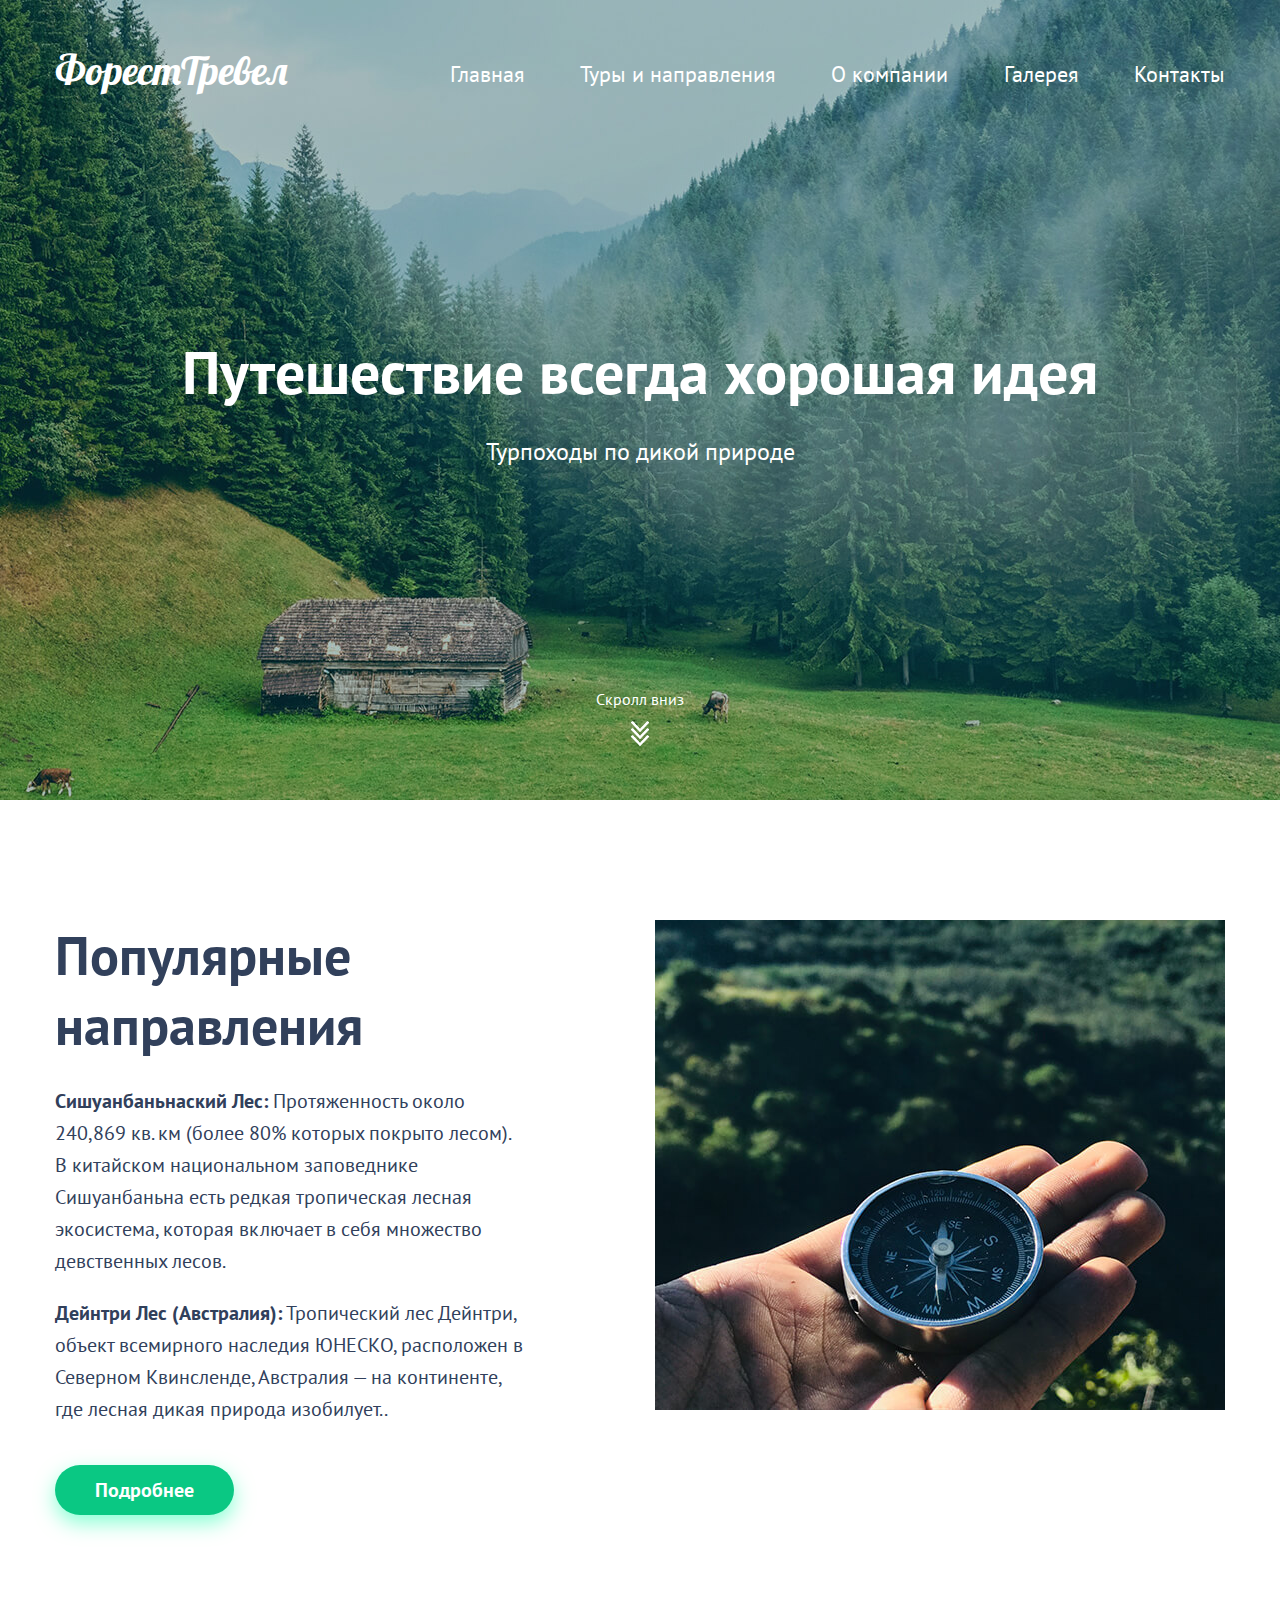
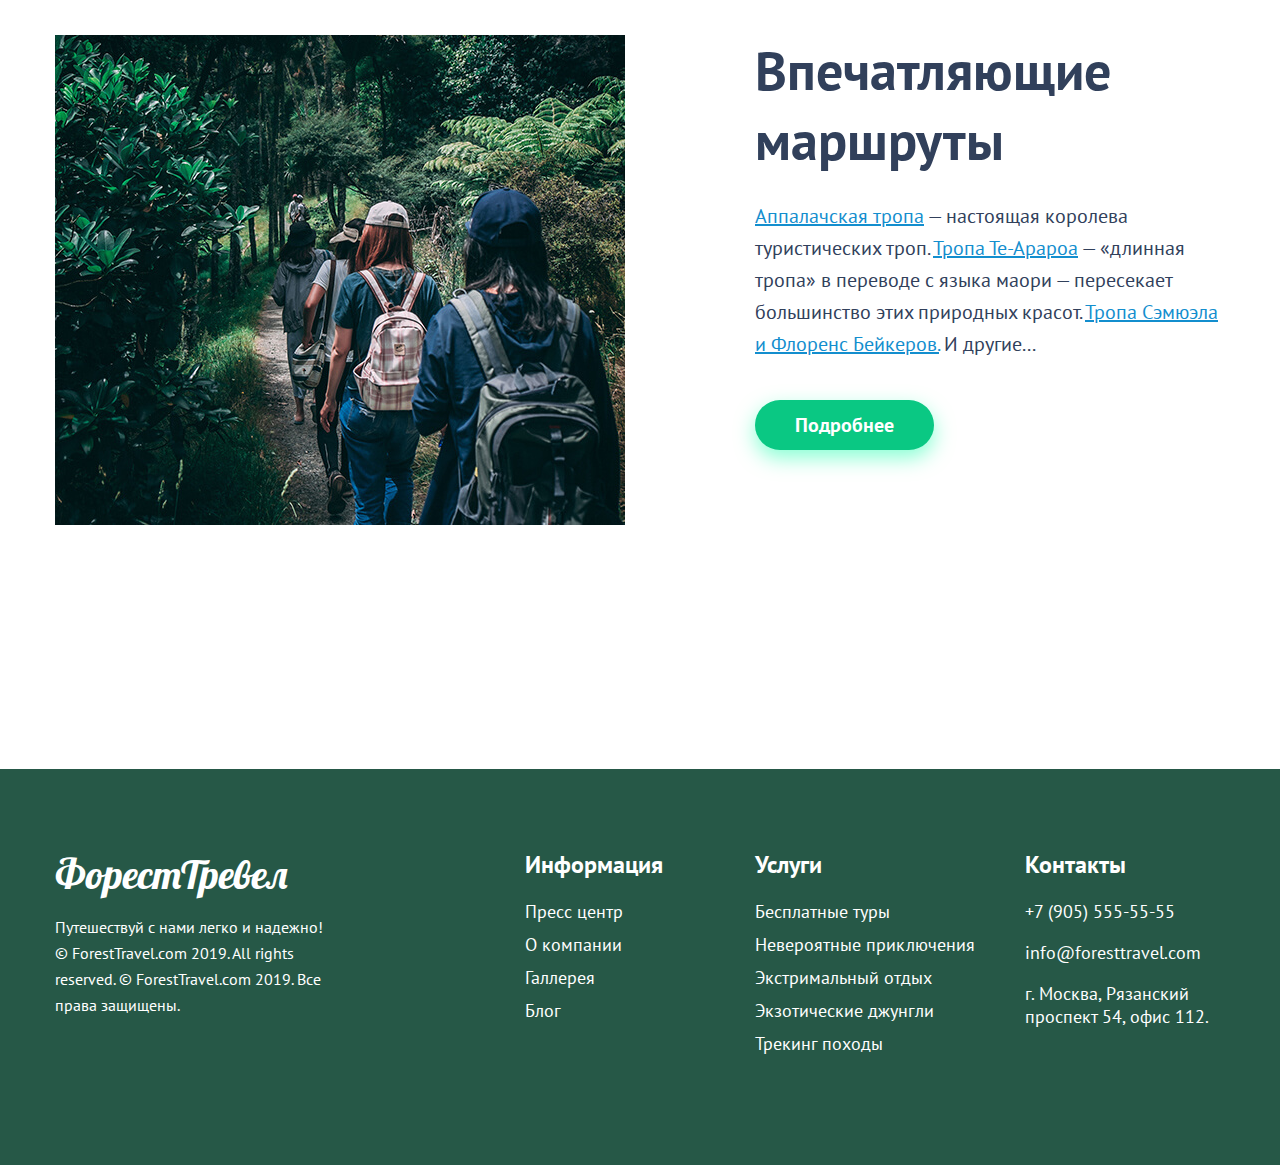
<file: forest-travel/index.html>
<!DOCTYPE html>
<html lang="ru">
<head>
    <meta charset="UTF-8">
    <meta name="viewport" content="width=device-width, initial-scale=1.0">
    <meta http-equiv="X-UA-Compatible" content="ie=edge">
    <title>ФорестТревел - Турпоходы по дикой природе</title>
    <link rel="stylesheet" href="./css/main.css">
    <link href="https://fonts.googleapis.com/css?family=Lobster|PT+Sans:400,400i,700,700i&display=swap&subset=cyrillic-ext" rel="stylesheet">
</head>
<body>
<!-- header -->
    <div class="header">

        <div class="container">
            <div class="logo float-left"><a class="logo-link" href="#">ФорестТревел</a></div>
            <div class="navigation float-right">                
                <a class="navigation-link" href="index.html">Главная</a>
                <a class="navigation-link" href="./tours.html">Туры и направления</a>
                <a class="navigation-link" href="#">О компании</a>
                <a class="navigation-link" href="#">Галерея</a>
                <a class="navigation-link" href="contacts.html">Контакты</a>                
            </div>            
        </div>

        <div class="header-content">
            <h2 class="header-title">Путешествие всегда хорошая идея</h2>
            <h3 class="header-subtitle">Турпоходы по дикой природе</h3>            
        </div>

        <div class="header-scroll">
                <div class="header-scroll-text">Скролл вниз</div>
                <a href="#content"><img src="./img/arrow-down.png" alt="Scroll icon"></a>
        </div>
    </div>
<!-- //header -->

<!-- section-content -->
    <div class="section-content" id="content">
        <div class="container">
<!-- content-row -->
            <div class="content-row">
                <div class="content-description float-left">
                    <h3 class="content-title">Популярные направления</h3>

                    <div class="content-text">
                        <p><strong>Сишуанбаньнаский Лес:</strong> Протяженность около 240,869 кв. км (более 80% которых покрыто лесом). В китайском национальном заповеднике Сишуанбаньна есть редкая тропическая лесная экосистема, которая включает в себя множество девственных лесов.
                        </p>
                        <p><strong>Дейнтри Лес (Австралия):</strong> Тропический лес Дейнтри, объект всемирного наследия ЮНЕСКО, расположен в Северном Квинсленде, Австралия — на континенте, где лесная дикая природа изобилует..</p>                                              
                    </div>

                    <a href="./tours.html" class="button">Подробнее</a>                                      
                </div>

                <div class="content-img float-right">
                    <img src="./img/img-01.jpg" alt="Популярные направления">
                </div>

            </div>
<!-- //content-row -->
<!-- content-row -->
            <div class="content-row">

                <div class="content-img float-left">
                    <img src="./img/img-02.jpg" alt="Популярные направления">
                </div>

                <div class="content-description float-right">
                    
                    <h3 class="content-title">Впечатляющие маршруты</h3>

                    <div class="content-text">
                        <p><a href="#">Аппалачская тропа</a> — настоящая королева туристических троп. <a href="#">Тропа Те-Арароа</a> — «длинная тропа» в переводе с языка маори — пересекает большинство этих природных красот. <a href="#">Тропа Сэмюэла и Флоренс Бейкеров.</a> И другие...             
                        </p>
                    </div>

                    <a href="#" class="button">Подробнее</a>
                </div>
            </div>
<!-- //content-row -->
        </div>
           
    </div>
<!-- //section-content -->

<!-- footer -->
    <div class="footer">
        <div class="container">
<!-- footer-left -->
            <div class="footer-left float-left">
                <div class="footer-logo">
                    ФорестТревел
                </div>
                <div class="footer-about">
                    Путешествуй с нами легко и надежно! © ForestTravel.com 2019. All rights reserved. © ForestTravel.com 2019. Все права защищены.
                </div>
            </div>
<!-- //footer-left -->
<!-- footer-right -->
            <div class="footer-right float-right">
<!-- footer-col -->
                <div class="footer-col footer-col-info float-left">
                    <div class="footer-title">Информация</div>
                    <ul class="footer-list">
                        <li class="footer-list-item">
                            <a class="footer-list-link" href="#">Пресс центр</a>
                        </li>
                        <li class="footer-list-item">
                            <a class="footer-list-link" href="#">О компании</a>
                        </li>
                        <li class="footer-list-item">
                            <a class="footer-list-link" href="#">Галлерея</a>
                        </li>
                        <li class="footer-list-item">
                            <a class="footer-list-link" href="#">Блог</a>
                        </li>
                    </ul>                
                </div>
<!-- //footer-col -->
<!-- footer-col -->
                <div class="footer-col footer-col-services float-left">
                    <div class="footer-col">
                        <div class="footer-title">Услуги</div>
                        <ul class="footer-list">
                            <li class="footer-list-item">
                                <a class="footer-list-link" href="./article-free-tours.html">Бесплатные туры</a>
                            </li>
                            <li class="footer-list-item">
                                <a class="footer-list-link" href="./article-incredible-adventure.html">Невероятные приключения</a>
                            </li>
                            <li class="footer-list-item">
                                <a class="footer-list-link" href="./article-extreme-rest.html">Экстримальный отдых</a>
                            </li>
                            <li class="footer-list-item">
                                <a class="footer-list-link" href="./article-exotic-jungle.html">Экзотические джунгли</a>
                            </li>
                            <li class="footer-list-item">
                                <a class="footer-list-link" href="./article-trekking-hikes.html">Трекинг походы</a>
                            </li>
                        </ul>                
                        </div>
                </div>
<!-- //footer-col -->
<!-- footer-col -->
                <div class="footer-col footer-col-contacts float-left">
                    <div class="footer-title">Контакты</div>
                    <p><a class="footer-list-link" href="tel:+79055555555">+7 (905) 555-55-55</a></p>
                    <p><a class="footer-list-link" href="mailto:info@foresttravel.com">info@foresttravel.com</a></p>
                    <p>г. Москва, Рязанский проспект 54, офис 112.</p>
                </div>
<!-- //footer-col -->
            </div>
<!-- //footer-right -->
        </div>
    </div>
<!-- //footer -->
</body>
</html>
</file>
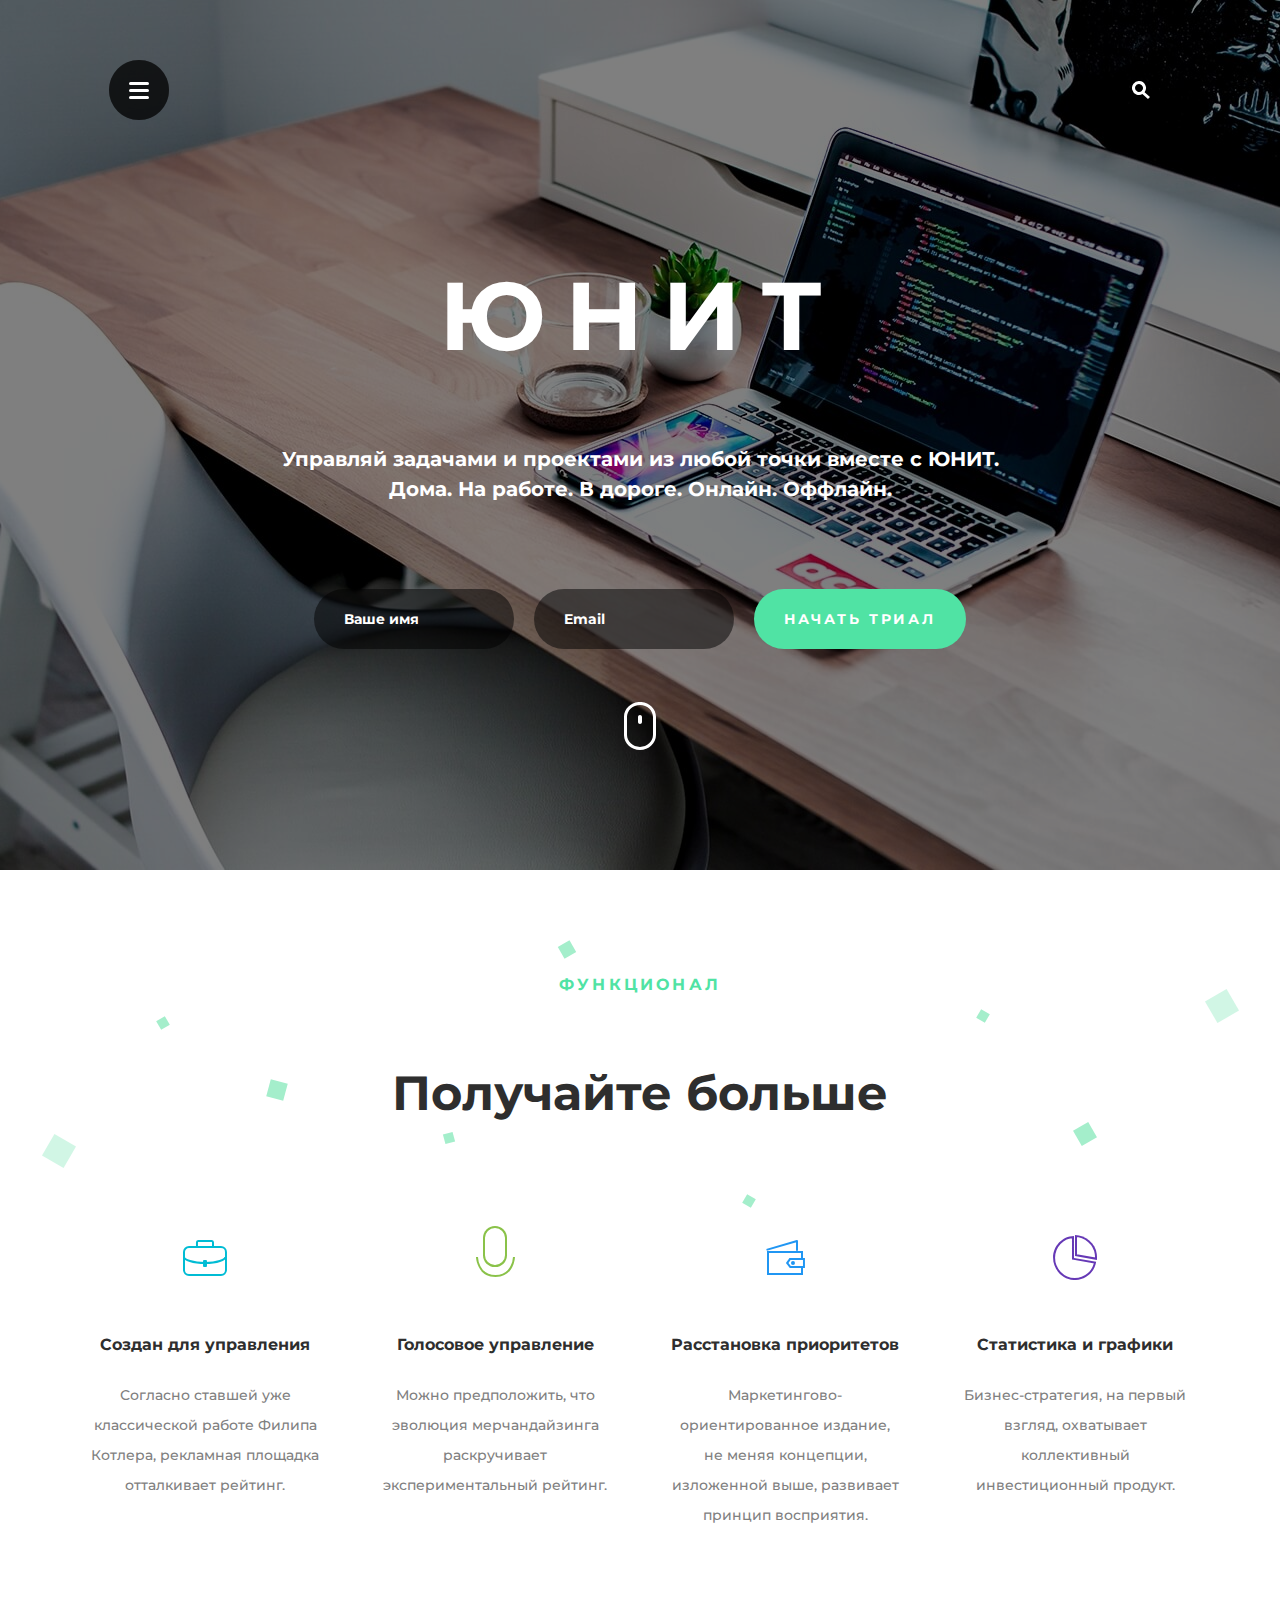
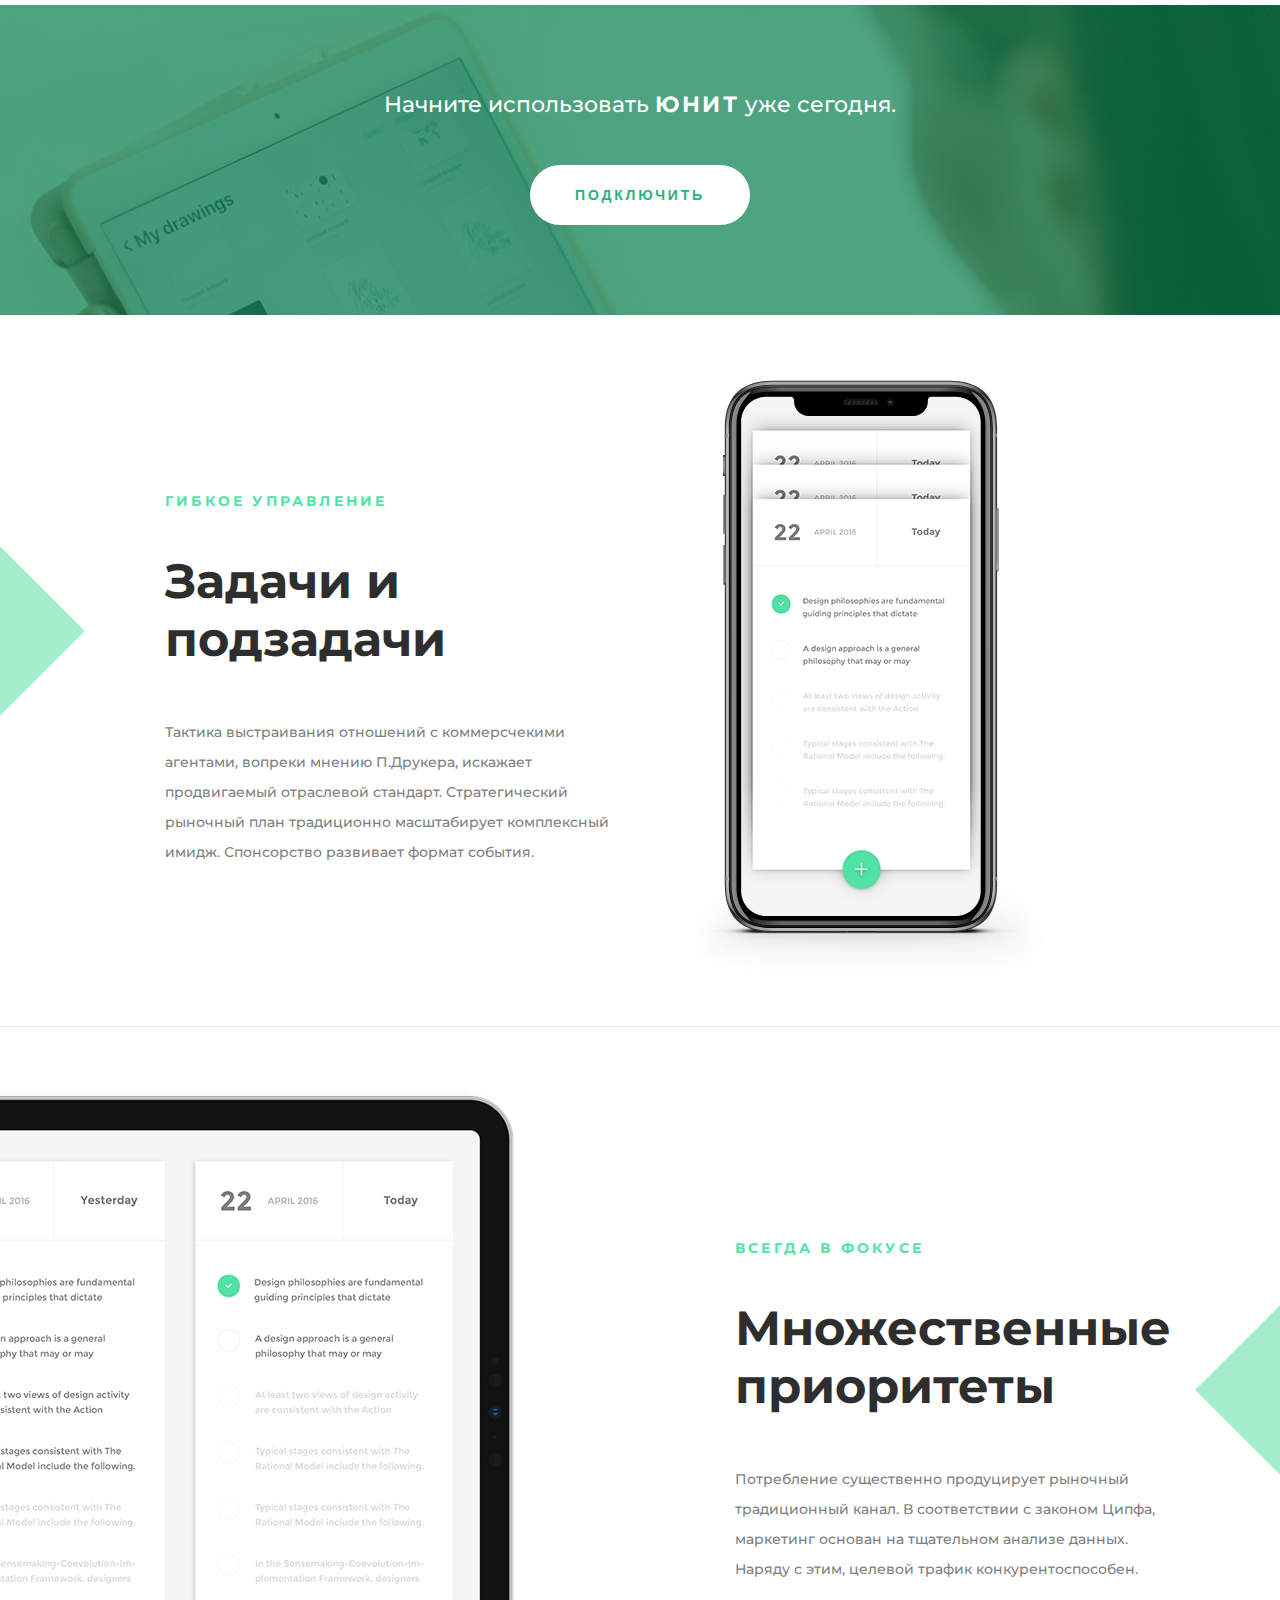
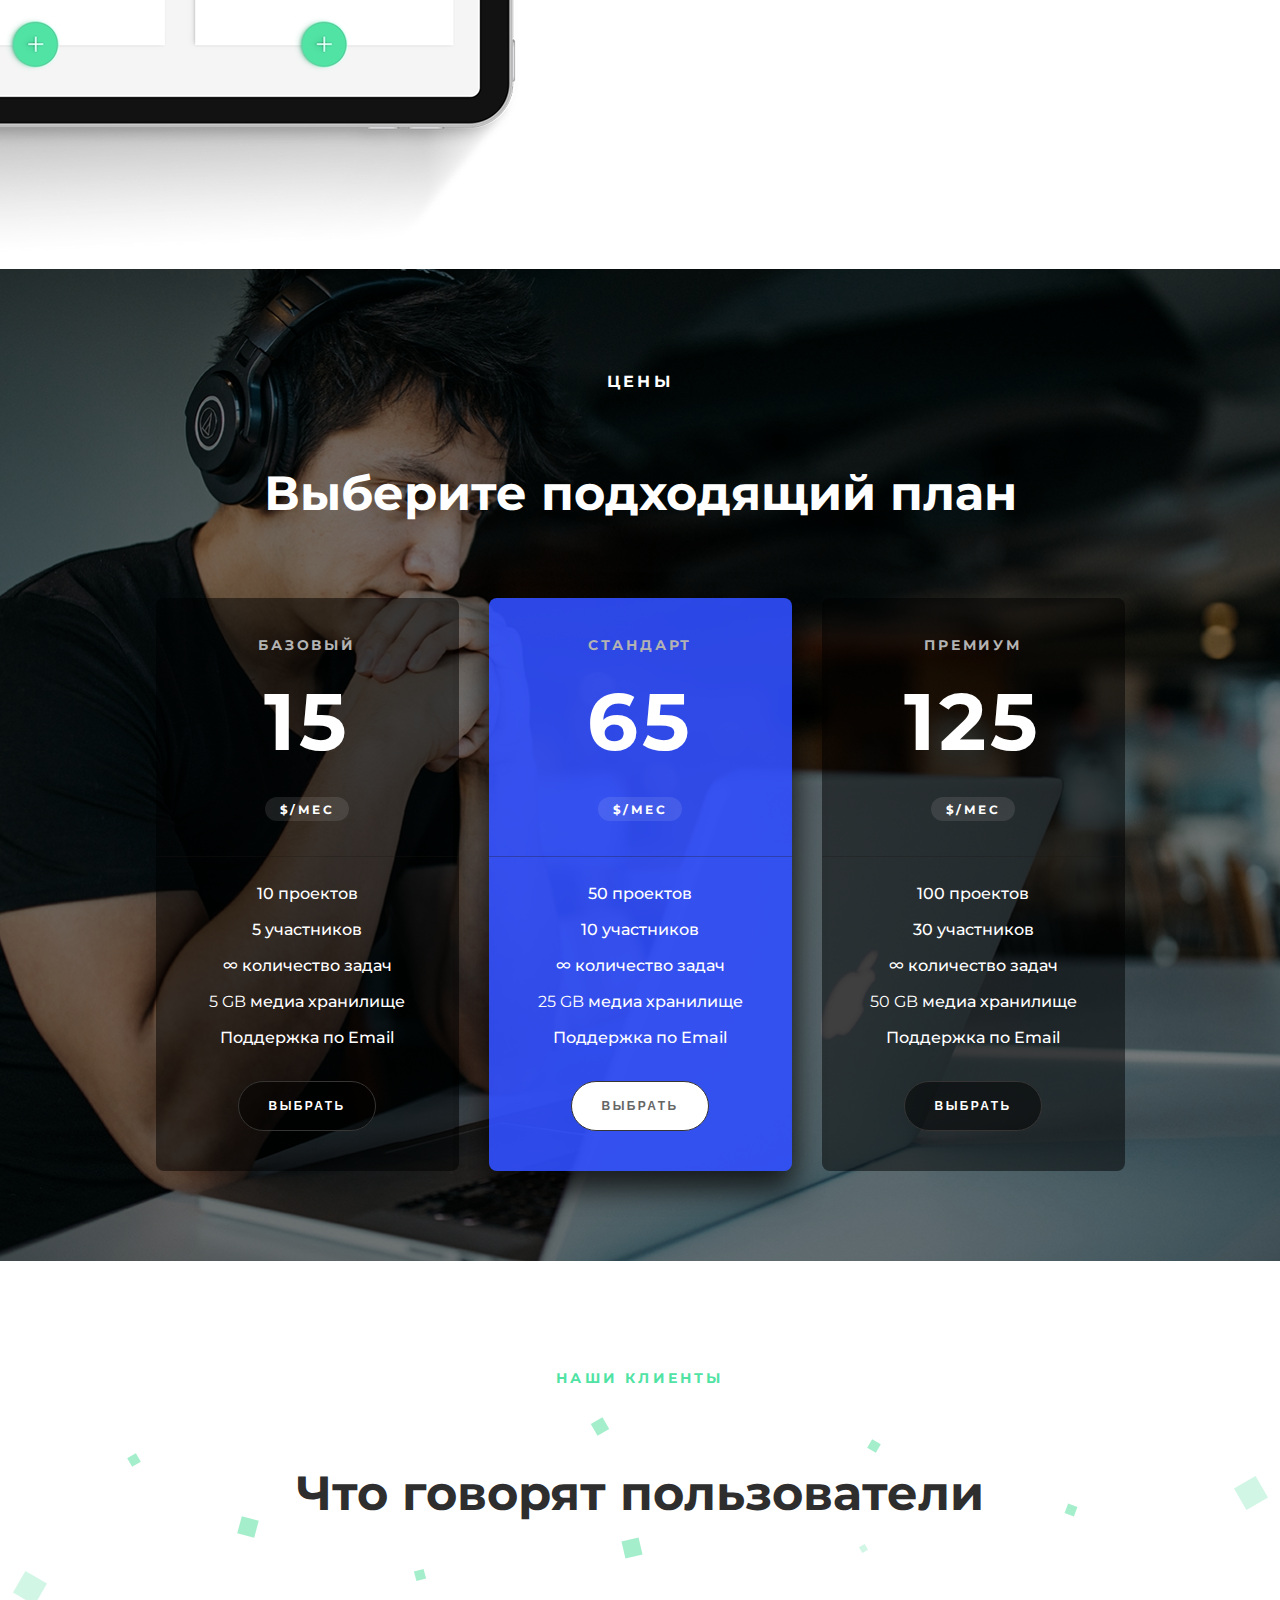
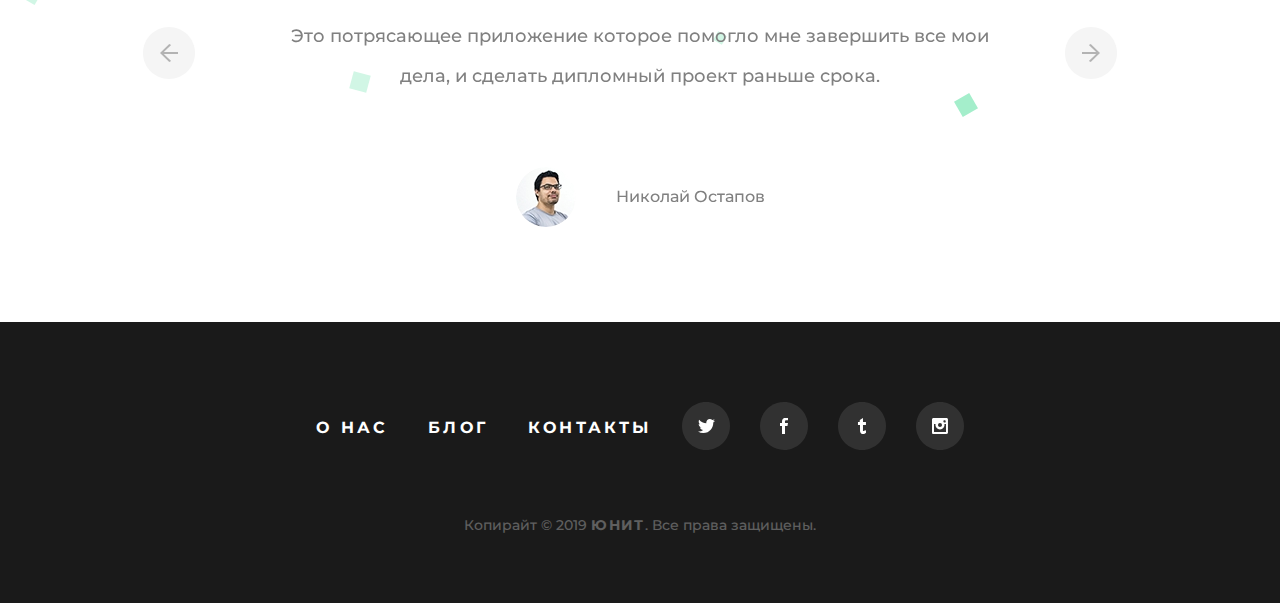
<file: unit/index.html>
<!DOCTYPE html>
<html lang="ru">
<head>
    <meta charset="UTF-8">
    <meta name="viewport" content="width=device-width, initial-scale=1.0">
    <meta http-equiv="X-UA-Compatible" content="ie=edge">
    <title>ЮНИТ</title>
    <link rel="stylesheet" href="./css/main.css">
    <link href="https://fonts.googleapis.com/css?family=Montserrat:400,500,700&display=swap&subset=cyrillic-ext" rel="stylesheet">
    <link rel="stylesheet" href="./libs/owlcarousel2/assets/owl.carousel.min.css">
</head>
<body>
    <!-- header -->
    <header class="header">

        <div class="header__content">

            <div class="header__top-buttons">

                <div class="container relative">
                    <!-- Nav button -->
                    <div class="header__nav-button">
                        <img src="./img/header/menu.svg" alt="menu">
                    </div>
                    <!-- //Nav button -->
                    <!-- Search button -->
                    <div class="header__search-button">
                        <img src="./img/header/search.svg" alt="menu">
                    </div>
                    <!-- //Search button -->                    
                </div>

            </div>
            <div class="header__center">

                <div class="container">

                    <div class="column-center">

                        <h1 class="header__logo">ЮНИТ</h1>

                        <div class="header__desc">
                            <p>Управляй задачами и проектами из любой точки вместе с ЮНИТ. Дома. На работе. В дороге. Онлайн. Оффлайн.</p>
                        </div>

                        <form class="header__form">
                            <div class="header__form-input">
                                <input type="text" class="input" placeholder="Ваше имя">
                            </div>
                            <div class="header__form-input">
                                <input type="text" class="input" placeholder="Email">
                            </div>
                            <div class="header__form-submit">
                                <button type="button" class="button-submit">НАЧАТЬ ТРИАЛ</button>
                            </div>
                        </form>

                    </div>

                </div>
                
            </div>

            <div class="header-scroll">
                <img src="./img/header/scroll.svg" alt="scroll">                
            </div>

        </div>

    </header>
    <!-- //header -->
    <main>
        <!-- section-functional -->
        <section class="section-functional">
            <div class="container">

                <div class="section-functional__title">
                    <h2 class="section-title">функционал</h2>
                </div>

                <div class="section-functional__header">
                    <h3 class="section-header">Получайте больше</h3>
                </div>
                
                <!-- section-functional__benefits -->
                <div class="section-functional__benefits">

                    <div class="benefit">
                        <div class="benefit__img">
                            <img src="./img/function-icons/case.svg" alt="Создан для управления">
                        </div>
                        <h4 class="benefit__title">Создан для управления</h4>
                        <p class="benefit__desc">Согласно ставшей уже классической работе Филипа Котлера, рекламная площадка отталкивает рейтинг.</p>
                    </div>     

                    <div class="benefit">
                        <div class="benefit__img">
                            <img src="./img/function-icons/mic.svg" alt="Голосовое управление">
                        </div>
                        <h4 class="benefit__title">Голосовое управление</h4>
                        <p class="benefit__desc">Можно предположить, что эволюция мерчандайзинга раскручивает экспериментальный рейтинг.</p>
                    </div>        

                    <div class="benefit">
                        <div class="benefit__img">
                            <img src="./img/function-icons/wallet.svg" alt="Расстановка приоритетов">
                        </div>
                        <h4 class="benefit__title">Расстановка приоритетов</h4>
                        <p class="benefit__desc">Маркетингово-ориентированное издание, не меняя концепции, изложенной выше, развивает принцип восприятия.</p>
                    </div>        

                    <div class="benefit">
                        <div class="benefit__img">
                            <img src="./img/function-icons/diagramm.svg" alt="Статистика и графики">
                        </div>
                        <h4 class="benefit__title">Статистика и графики</h4>
                        <p class="benefit__desc">Бизнес-стратегия, на первый взгляд, охватывает коллективный инвестиционный продукт.</p>
                    </div>
                
                </div>
            <!-- //section-functional__benefits -->            
            </div>

        </section>
        <!-- //section-functional -->
        <!-- section-cta -->
        <section class="section-cta">

            <div class="container">

                <div class="section-cta__content">
                    <h2 class="cta-title">Начните использовать <span class="strong-word">ЮНИТ</span> уже сегодня.</h2>            
                    <button type="button" class="cta-button">подключить</button>
                </div>

            </div>  

        </section>
        <!-- //section-cta -->
        <!-- section-task -->
        <section class="section-task">

            <div class="container">

                <div class="section-task__content">

                    <div class="section-column-text">

                        <div class="section-content-title">
                            <h2 class="section-title section-title--small">гибкое управление</h2>
                        </div>

                        <div class="section-content-header">
                            <h3 class="section-header">Задачи и подзадачи</h3>
                        </div>

                        <div class="section-content-text">
                            <p>Тактика выстраивания отношений с коммерсчекими агентами, вопреки мнению П.Друкера, искажает продвигаемый отраслевой стандарт. Стратегический рыночный план традиционно масштабирует комплексный имидж. Спонсорство развивает формат события.</p>
                        </div>

                    </div>

                    <div class="section-task__content__img">
                        <img src="./img/section-task/mobile.jpg" alt="Photo mobile">
                    </div>

                </div>

            </div>

        </section>
        <!-- section-task -->
        <!-- section-focus -->
        <section class="section-focus">

            <div class="container">

                <div class="section-focus__content">

                    <div class="section-focus__content-wrapper-img">
                        <img class="section-focus__content-img" src="./img/section-focus/tablet-img.jpg" alt="Photo tablet">
                    </div>

                    <div class="section-column-text section-column-text--pb">

                        <div class="section-content-title">
                            <h2 class="section-title section-title--small">всегда в фокусе</h2>
                        </div>

                        <div class="section-content-header">
                            <h3 class="section-header">Множественные приоритеты</h3>
                        </div>

                        <div class="section-content-text">
                            <p>Потребление существенно продуцирует рыночный традиционный канал. В соответствии с законом Ципфа, маркетинг основан на тщательном анализе данных. Наряду с этим, целевой трафик конкурентоспособен.</p>
                        </div>

                    </div>

                </div>

            </div>

        </section>
        <!-- //section-focus -->
        <!-- section-prices -->
        <section class="section-prices">

            <div class="container">

                <div class="section-prices__content">

                    <div class="section-prices__title">
                        <h2 class="section-title section-title--white">цены</h2>
                    </div> 

                    <div class="section-prices__header">
                        <h3 class="section-header section-header--white">Выберите подходящий план</h3>
                    </div>

                    <div class="section-prices__row">

                        <!-- section-prices__rate -->
                        <div class="section-prices__rate">
                            <h4 class="section-prices__rate-title">базовый</h4>
                            <div class="section-prices__rate-price">15</div>
                            <div class="section-prices__rate-currency">$/мес</div>
                            <ul class="section-prices__rate-list">
                                <li class="section-prices__rate-list-item">10 проектов</li>
                                <li class="section-prices__rate-list-item">5 участников</li>
                                <li class="section-prices__rate-list-item">∞ количество задач</li>
                                <li class="section-prices__rate-list-item"><span>5 GB</span> медиа хранилище</li>
                                <li class="section-prices__rate-list-item">Поддержка по Email</li>                      
                            </ul>
                            <button type="button" class="section-prices__rate-button">выбрать</button>
                        </div>
                        <!-- //section-prices__rate -->
                        <!-- section-prices__rate -->
                        <div class="section-prices__rate rate-blue">
                            <h4 class="section-prices__rate-title">стандарт</h4>
                            <div class="section-prices__rate-price">65</div>
                            <div class="section-prices__rate-currency">$/мес</div>
                            <ul class="section-prices__rate-list">
                                <li class="section-prices__rate-list-item">50 проектов</li>
                                <li class="section-prices__rate-list-item">10 участников</li>
                                <li class="section-prices__rate-list-item">∞ количество задач</li>
                                <li class="section-prices__rate-list-item"><span>25 GB</span> медиа хранилище</li>
                                <li class="section-prices__rate-list-item">Поддержка по Email</li>                      
                            </ul>
                            <button type="button" class="section-prices__rate-button section-prices__rate-button-white">выбрать</button>
                        </div>
                        <!-- //section-prices__rate -->
                        <!-- section-prices__rate -->
                        <div class="section-prices__rate">
                            <h4 class="section-prices__rate-title">премиум</h4>
                            <div class="section-prices__rate-price">125</div>
                            <div class="section-prices__rate-currency">$/мес</div>
                            <ul class="section-prices__rate-list">
                                <li class="section-prices__rate-list-item">100 проектов</li>
                                <li class="section-prices__rate-list-item">30 участников</li>
                                <li class="section-prices__rate-list-item">∞ количество задач</li>
                                <li class="section-prices__rate-list-item"><span>50 GB</span> медиа хранилище</li>
                                <li class="section-prices__rate-list-item">Поддержка по Email</li>                      
                            </ul>
                            <button type="button" class="section-prices__rate-button">выбрать</button>
                        </div>
                        <!-- //section-prices__rate -->      

                    </div>

                </div>

            </div>
            
        </section>
        <!-- //section-prices -->
        <!-- section-clients -->
        <section class="section-clients">

            <div class="container">

                <div class="section-clients__title">
                    <h2 class="section-title section-title--large">наши клиенты</h2>
                </div>

                <div class="section-clients__header">
                    <h3 class="section-header">Что говорят пользователи</h3>
                </div>

                <!-- section-clients__carousel-->
                <div class="section-clients__carousel">

                    <div class="testimonial-carousel owl-carousel">

                        <!-- testimonial ITEM -->
                        <div class="testimonial">

                            <div class="testimonial__text">                    
                                <p>Это потрясающее приложение которое помогло мне завершить все мои дела, и сделать дипломный проект раньше срока.</p>
                            </div>
                            
                            <div class="testimonial__user">

                                <div class="testimonial__user-photo">
                                    <img src="./img/section-clients/clients/user-photo.jpg" alt="User photo">
                                </div>

                                <div class="testimonial__user-name">
                                    Николай Остапов
                                </div>

                            </div>      
                            
                        </div>
                        <!-- //testimonial ITEM -->

                        <!-- testimonial ITEM -->
                        <div class="testimonial">

                            <div class="testimonial__text">                    
                                <p>Это потрясающее приложение которое помогло мне завершить все мои дела, и сделать дипломный проект раньше срока.</p>
                            </div>
                            
                            <div class="testimonial__user">

                                <div class="testimonial__user-photo">
                                    <img src="./img/section-clients/clients/user-photo.jpg" alt="User photo">
                                </div>

                                <div class="testimonial__user-name">
                                    Николай Остапов
                                </div>

                            </div>      
                            
                        </div>
                        <!-- //testimonial ITEM -->

                        <!-- testimonial ITEM -->
                        <div class="testimonial">

                            <div class="testimonial__text">                    
                                <p>Это потрясающее приложение которое помогло мне завершить все мои дела, и сделать дипломный проект раньше срока.</p>
                            </div>
                            
                            <div class="testimonial__user">

                                <div class="testimonial__user-photo">
                                    <img src="./img/section-clients/clients/user-photo.jpg" alt="User photo">
                                </div>

                                <div class="testimonial__user-name">
                                    Николай Остапов
                                </div>

                            </div>      
                            
                        </div>
                        <!-- //testimonial ITEM -->

                    </div>
                    <!-- //section-clients__carousel-->

                </div>

            </div>

        </section>
        <!-- //section-clients -->
    </main>
    <!-- footer -->
    <footer class="footer">

            <div class="container">

                <div class="footer__row">

                    <ul class="footer__nav">
                        <li><a href="#">о нас</a></li>
                        <li><a href="#">блог</a></li>
                        <li><a href="#">контакты</a></li>
                    </ul>

                    <div class="footer__icons">
                        <a href="#"><img src="./img/footer-icons/twitter.svg" alt="twitter"></a>
                        <a href="#"><img src="./img/footer-icons/facebook.svg" alt="facebook"></a>
                        <a href="#"><img src="./img/footer-icons/tumblr.svg" alt="tumblr"></a>
                        <a href="#"><img src="./img/footer-icons/inst.svg" alt="inst"></a>
                    </div>

                </div>

                <div class="footer__about">
                    <p>Копирайт © 2019 <span class="footer__footer-about--strong-word">ЮНИТ</span>. Все права защищены.</p>
                </div>
            </div>
        
    </footer>
    <!-- //footer -->
    <!-- Плагины и библиотеки -->
    <script src="./libs/jquery/jquery-3.4.1.min.js"></script>
    <script src="./libs/owlcarousel2/owl.carousel.min.js"></script>
    <!-- Пользовательские скрипты -->
    <script src="./js/main.js"></script>

</body>
</html>
</file>
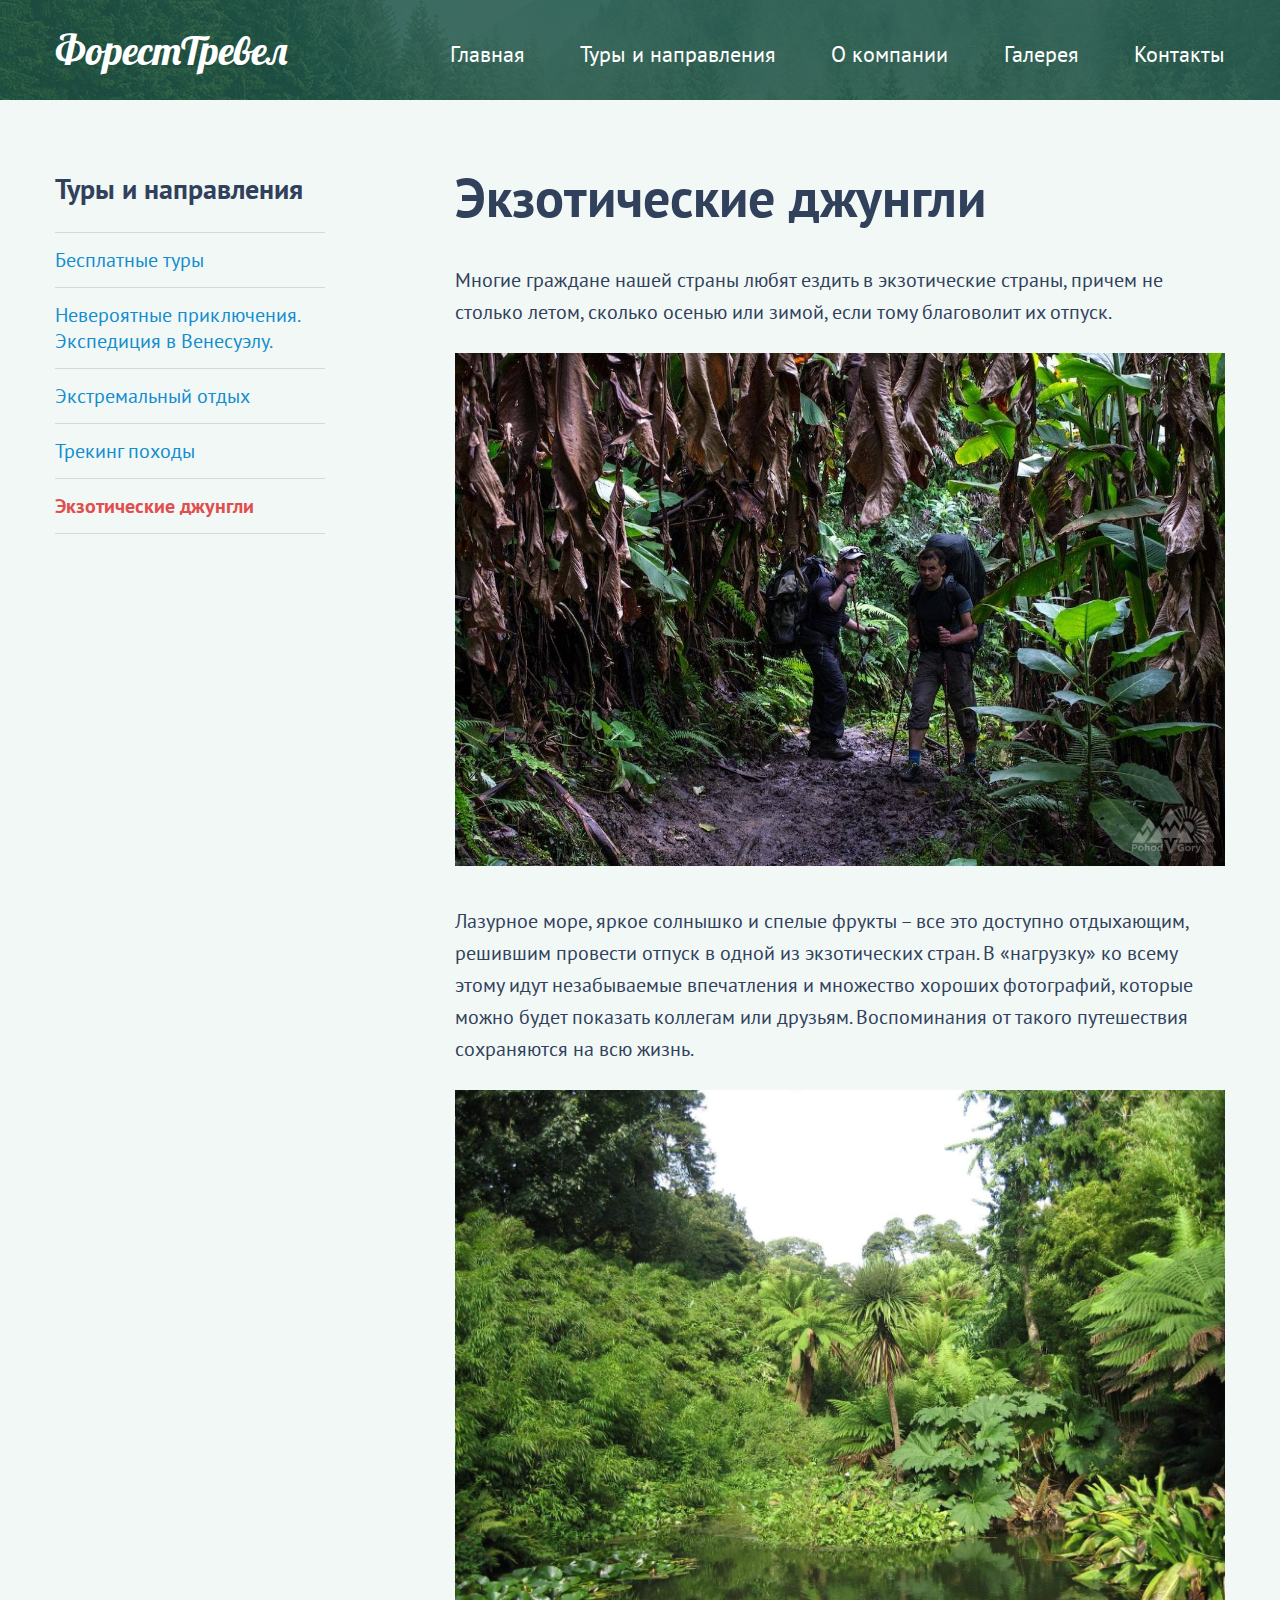
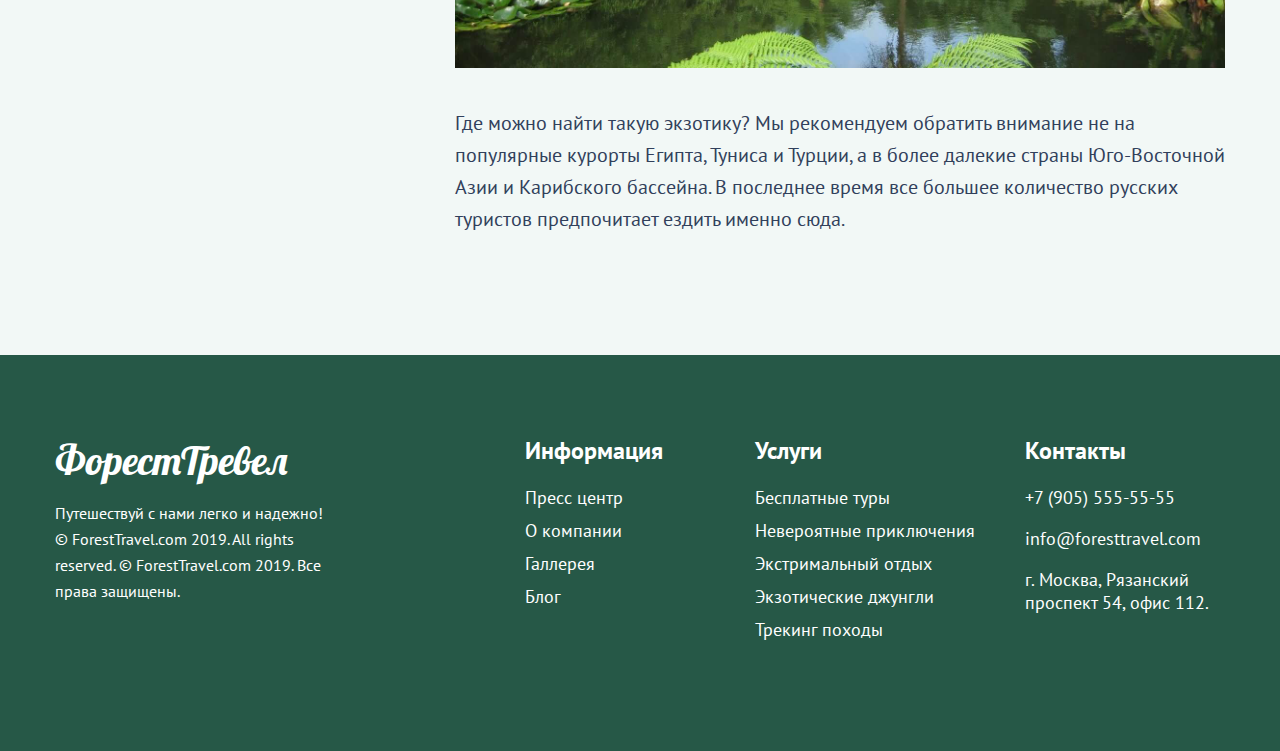
<file: forest-travel/article-exotic-jungle.html>
<!DOCTYPE html>
<html lang="ru">
<head>
    <meta charset="UTF-8">
    <meta name="viewport" content="width=device-width, initial-scale=1.0">
    <meta http-equiv="X-UA-Compatible" content="ie=edge">
    <title>Статья Экзотические джунгли</title>
    <link rel="stylesheet" href="./css/main.css">
    <link href="https://fonts.googleapis.com/css?family=Lobster|PT+Sans:400,400i,700,700i&display=swap&subset=cyrillic-ext" rel="stylesheet">
</head>
<body class="bg-inner">
<!-- header-inner -->
    <div class="header-inner">
        <div class="container">

            <div class="logo float-left"><a class="logo-link" href="index.html">ФорестТревел</a></div>

            <div class="navigation float-right">                
                <a class="navigation-link" href="./index.html">Главная</a>
                <a class="navigation-link" href="./tours.html">Туры и направления</a>
                <a class="navigation-link" href="#">О компании</a>
                <a class="navigation-link" href="#">Галерея</a>
                <a class="navigation-link" href="contacts.html">Контакты</a>                
            </div>

        </div>
    </div>
<!-- //header-inner -->
<!-- section-content-inner-ARTICLE -->
<div class="section-content-inner-article">
    <div class="container">

        <div class="sidebar float-left">
            <h3 class="title-3">Туры и направления</h3>
            <ul class="sidebar-list">
                <li class="sidebar-list-item"><a class="sidebar-list-link" href="./article-free-tours.html">Бесплатные туры</a></li>
                <li class="sidebar-list-item"><a class="sidebar-list-link" href="./article-incredible-adventure.html">Невероятные приключения. Экспедиция в Венесуэлу.</a></li>
                <li class="sidebar-list-item"><a class="sidebar-list-link" href="./article-extreme-rest.html">Экстремальный отдых</a></li>           
                <li class="sidebar-list-item"><a class="sidebar-list-link" href="./article-trekking-hikes.html">Трекинг походы</a></li>
                <li class="sidebar-list-item"><a class="sidebar-list-link active-page" href="./article-exotic-jungle.html">Экзотические джунгли</a></li>             
            </ul>   
        </div>

        <div class="article float-right">

            <h1 class="content-title-article">Экзотические джунгли</h1>

            <p>
                Многие граждане нашей страны любят ездить в экзотические страны, причем не столько летом, сколько осенью или зимой, если тому благоволит их отпуск. 
            </p>

            <img src="./img/article/exotic-jungle-img-01.jpg" alt="Экзотические джунгли фото">

            <p>
                Лазурное море, яркое солнышко и спелые фрукты – все это доступно отдыхающим, решившим провести отпуск в одной из экзотических стран. В «нагрузку» ко всему этому идут незабываемые впечатления и множество хороших фотографий, которые можно будет показать коллегам или друзьям. Воспоминания от такого путешествия сохраняются на всю жизнь.
            </p>

            <img src="./img/article/exotic-jungle-img-02.jpg" alt="Экзотические джунгли фото">

            <p>
                Где можно найти такую экзотику? Мы рекомендуем обратить внимание не на популярные курорты Египта, Туниса и Турции, а в более далекие страны Юго-Восточной Азии и Карибского бассейна. В последнее время все большее количество русских туристов предпочитает ездить именно сюда. 
            </p>
                       
        </div>
    </div>
</div>
<!-- //section-content-inner-ARTICLE -->

<!-- footer -->
    <div class="footer">
        <div class="container">
<!-- footer-left -->
            <div class="footer-left float-left">
                <div class="footer-logo">
                    ФорестТревел
                </div>
                <div class="footer-about">
                    Путешествуй с нами легко и надежно! © ForestTravel.com 2019. All rights reserved. © ForestTravel.com 2019. Все права защищены.
                </div>
            </div>
<!-- //footer-left -->
<!-- footer-right -->
            <div class="footer-right float-right">
<!-- footer-col -->
                <div class="footer-col footer-col-info float-left">
                    <div class="footer-title">Информация</div>
                    <ul class="footer-list">
                        <li class="footer-list-item">
                            <a class="footer-list-link" href="#">Пресс центр</a>
                        </li>
                        <li class="footer-list-item">
                            <a class="footer-list-link" href="#">О компании</a>
                        </li>
                        <li class="footer-list-item">
                            <a class="footer-list-link" href="#">Галлерея</a>
                        </li>
                        <li class="footer-list-item">
                            <a class="footer-list-link" href="#">Блог</a>
                        </li>
                    </ul>                
                </div>
<!-- //footer-col -->
<!-- footer-col -->
                <div class="footer-col footer-col-services float-left">
                    <div class="footer-col">
                        <div class="footer-title">Услуги</div>
                        <ul class="footer-list">
                            <li class="footer-list-item">
                                <a class="footer-list-link" href="./article-free-tours.html">Бесплатные туры</a>
                            </li>
                            <li class="footer-list-item">
                                <a class="footer-list-link" href="./article-incredible-adventure.html">Невероятные приключения</a>
                            </li>
                            <li class="footer-list-item">
                                <a class="footer-list-link" href="./article-extreme-rest.html">Экстримальный отдых</a>
                            </li>
                            <li class="footer-list-item">
                                <a class="footer-list-link" href="./article-exotic-jungle.html">Экзотические джунгли</a>
                            </li>
                            <li class="footer-list-item">
                                <a class="footer-list-link" href="./article-trekking-hikes.html">Трекинг походы</a>
                            </li>
                        </ul>                
                        </div>
                </div>
<!-- //footer-col -->
<!-- footer-col -->
                <div class="footer-col footer-col-contacts float-left">
                    <div class="footer-title">Контакты</div>
                    <p><a class="footer-list-link" href="tel:+79055555555">+7 (905) 555-55-55</a></p>
                    <p><a class="footer-list-link" href="mailto:info@foresttravel.com">info@foresttravel.com</a></p>
                    <p>г. Москва, Рязанский проспект 54, офис 112.</p>
                </div>
<!-- //footer-col -->
            </div>
<!-- //footer-right -->
        </div>
    </div>
<!-- //footer -->
</body>
</html>
</file>
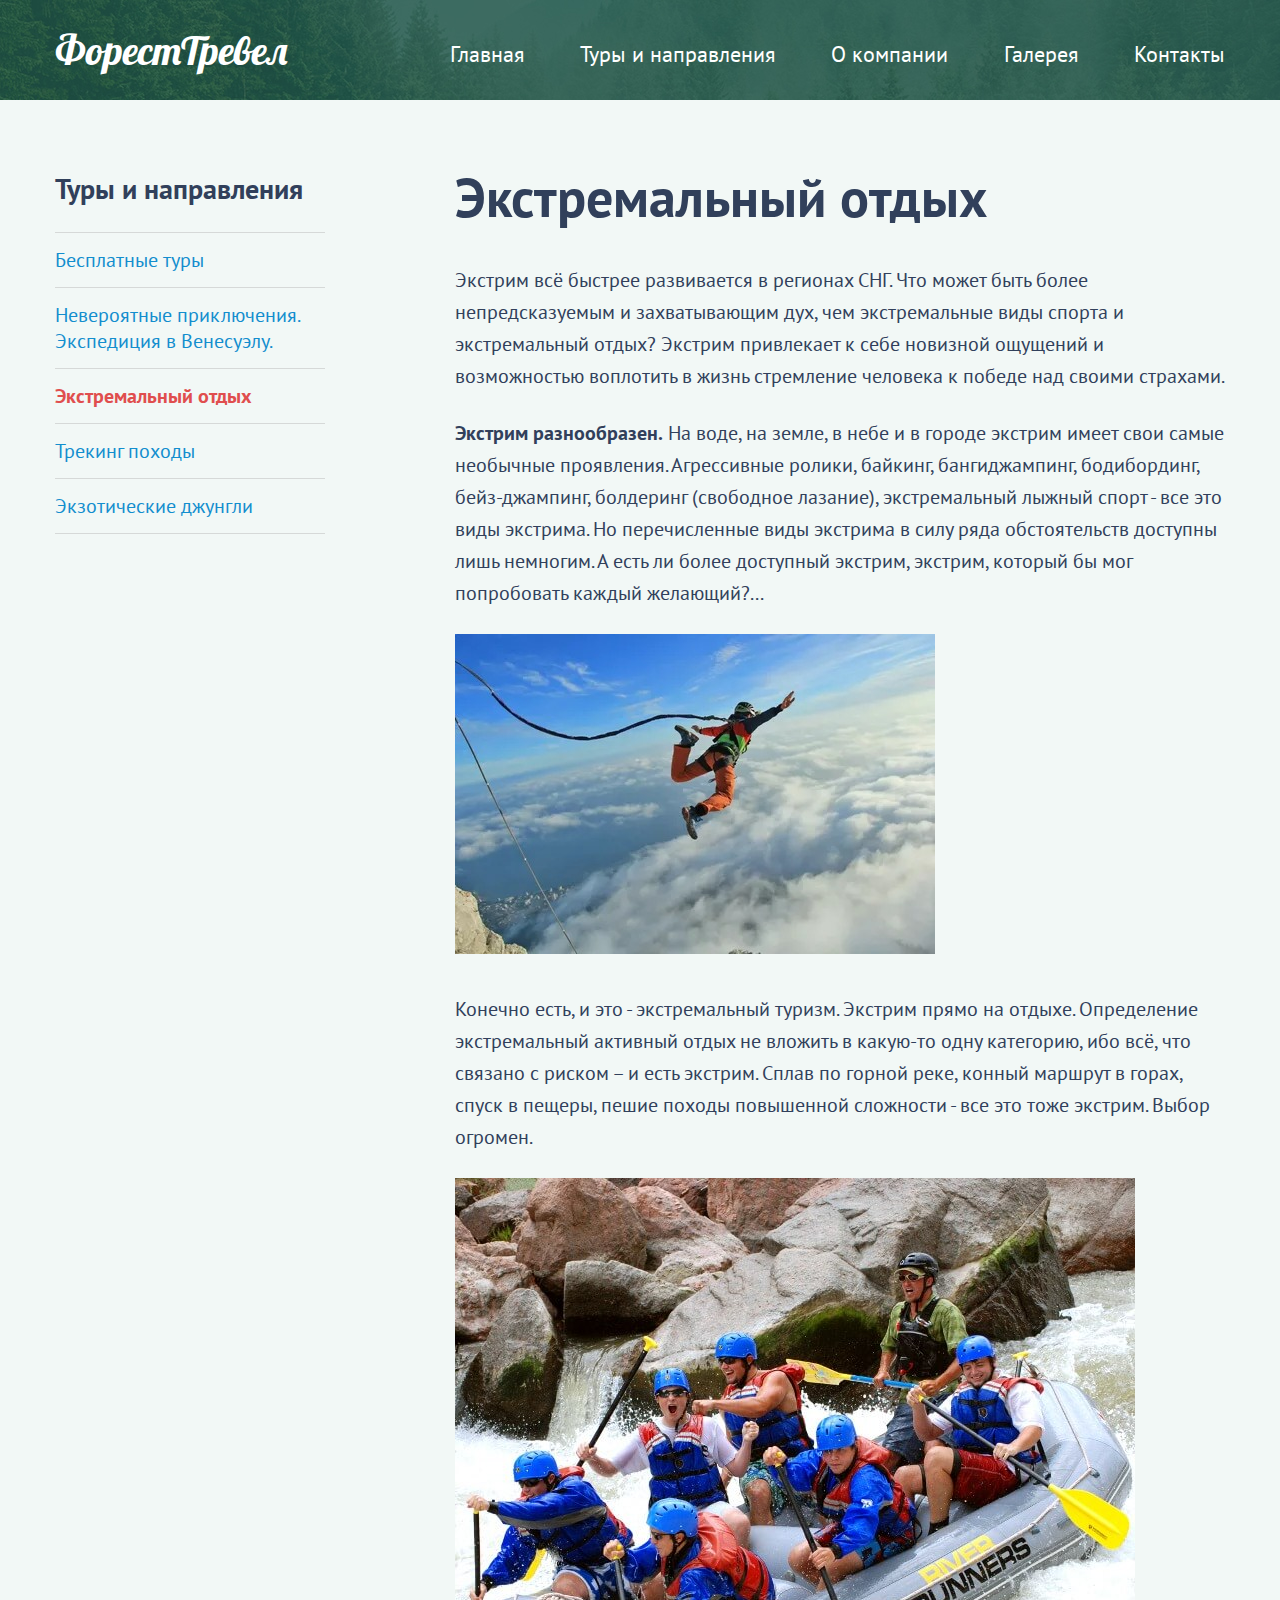
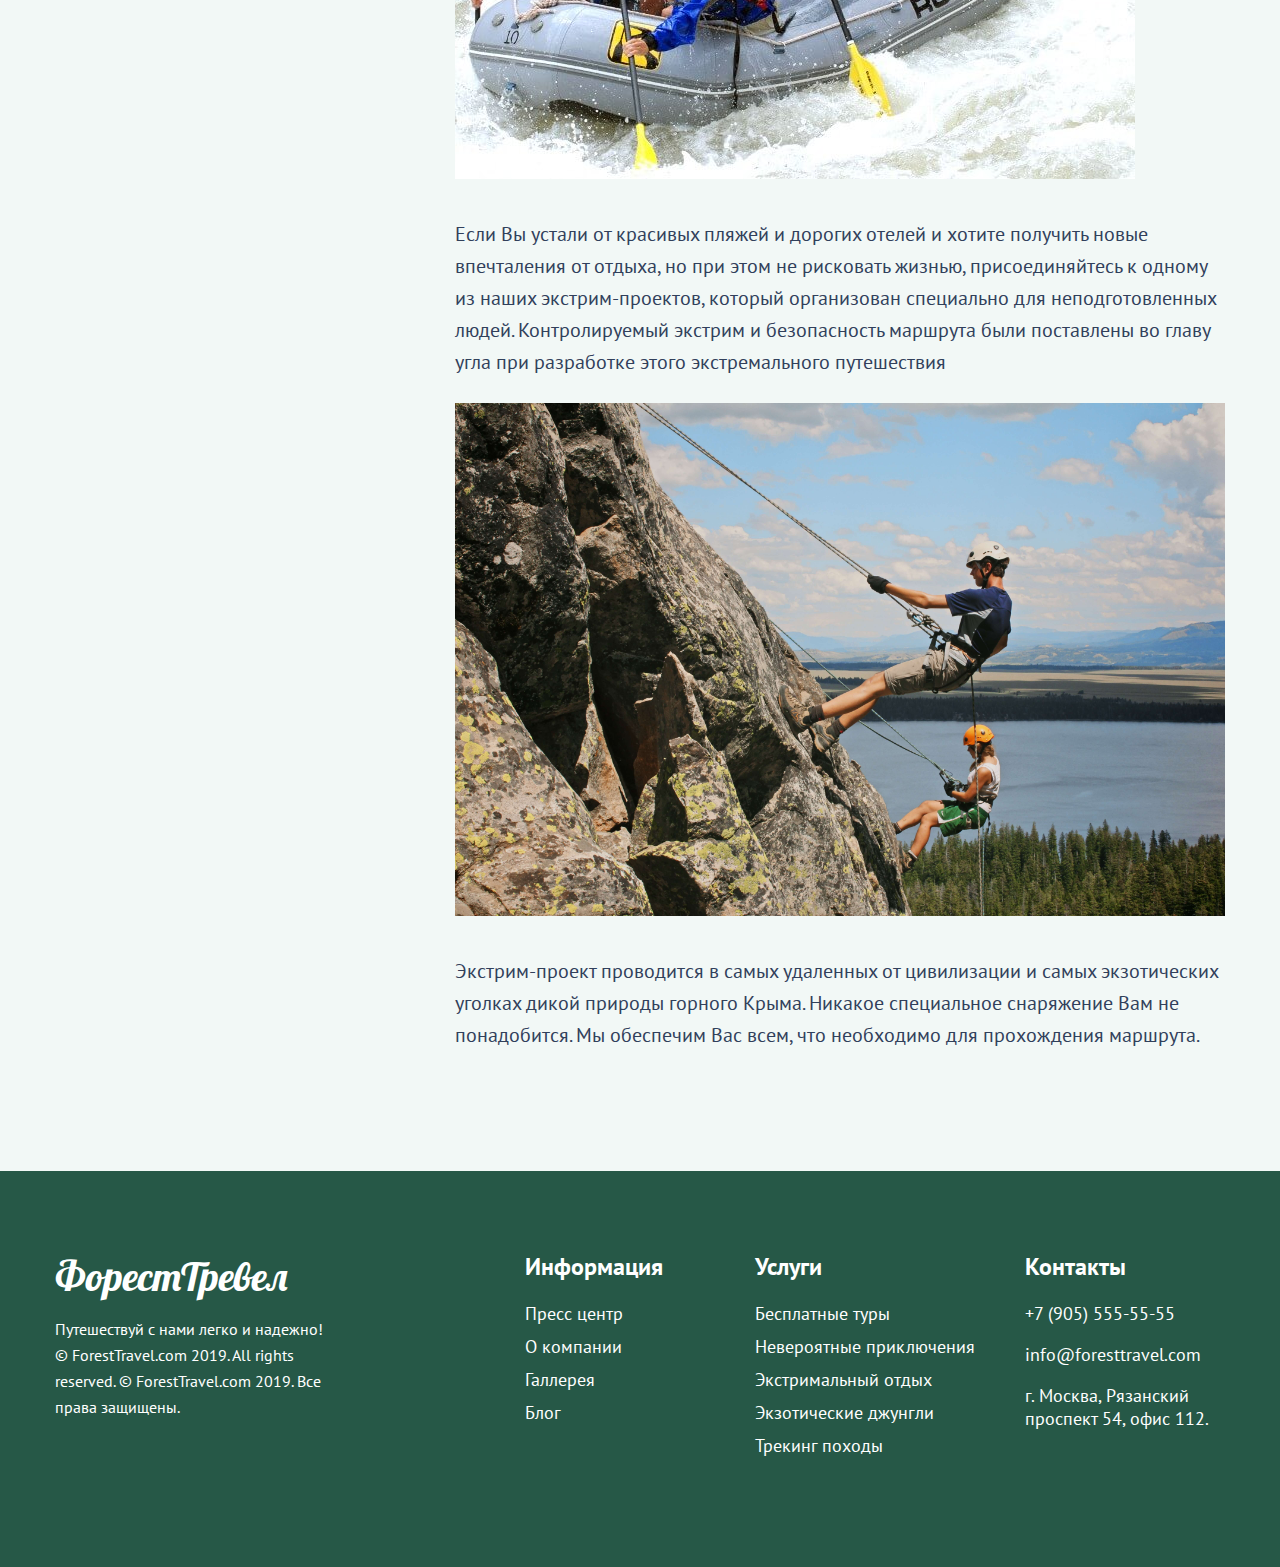
<file: forest-travel/article-extreme-rest.html>
<!DOCTYPE html>
<html lang="ru">
<head>
    <meta charset="UTF-8">
    <meta name="viewport" content="width=device-width, initial-scale=1.0">
    <meta http-equiv="X-UA-Compatible" content="ie=edge">
    <title>Статья Экстремальный отдых</title>
    <link rel="stylesheet" href="./css/main.css">
    <link href="https://fonts.googleapis.com/css?family=Lobster|PT+Sans:400,400i,700,700i&display=swap&subset=cyrillic-ext" rel="stylesheet">
</head>
<body class="bg-inner">
<!-- header-inner -->
    <div class="header-inner">
        <div class="container">

            <div class="logo float-left"><a class="logo-link" href="index.html">ФорестТревел</a></div>

            <div class="navigation float-right">                
                <a class="navigation-link" href="./index.html">Главная</a>
                <a class="navigation-link" href="./tours.html">Туры и направления</a>
                <a class="navigation-link" href="#">О компании</a>
                <a class="navigation-link" href="#">Галерея</a>
                <a class="navigation-link" href="contacts.html">Контакты</a>                
            </div>

        </div>
    </div>
<!-- //header-inner -->
<!-- section-content-inner-ARTICLE -->
<div class="section-content-inner-article">
    <div class="container">

        <div class="sidebar float-left">
            <h3 class="title-3">Туры и направления</h3>
            <ul class="sidebar-list">
                <li class="sidebar-list-item"><a class="sidebar-list-link" href="./article-free-tours.html">Бесплатные туры</a></li>
                <li class="sidebar-list-item"><a class="sidebar-list-link" href="./article-incredible-adventure.html">Невероятные приключения. Экспедиция в Венесуэлу.</a></li>
                <li class="sidebar-list-item"><a class="sidebar-list-link active-page" href="./article-extreme-rest.html">Экстремальный отдых</a></li>           
                <li class="sidebar-list-item"><a class="sidebar-list-link" href="./article-trekking-hikes.html">Трекинг походы</a></li>
                <li class="sidebar-list-item"><a class="sidebar-list-link" href="./article-exotic-jungle.html">Экзотические джунгли</a></li>             
            </ul>   
        </div>

        <div class="article float-right">

            <h1 class="content-title-article">Экстремальный отдых</h1>

            <p>
                Экстрим всё быстрее развивается в регионах СНГ. Что может быть более непредсказуемым и захватывающим дух, чем экстремальные виды спорта и экстремальный отдых? Экстрим привлекает к себе новизной ощущений и возможностью воплотить в жизнь стремление человека к победе над своими страхами. 
            </p>

            <p>
                <strong>Экстрим разнообразен.</strong> На воде, на земле, в небе и в городе экстрим имеет свои самые необычные проявления. Агрессивные ролики, байкинг, бангиджампинг, бодибординг, бейз-джампинг, болдеринг (свободное лазание), экстремальный лыжный спорт - все это виды экстрима. Но перечисленные виды экстрима в силу ряда обстоятельств доступны лишь немногим. А есть ли более доступный экстрим, экстрим, который бы мог попробовать каждый желающий?... 
            </p>

            <img src="./img/article/extreme-rest-img-01.jpg" alt="Экстремальный отдых фото">

            <p>
                Конечно есть, и это - экстремальный туризм. Экстрим прямо на отдыхе. Определение экстремальный активный отдых не вложить в какую-то одну категорию, ибо всё, что связано с риском – и есть экстрим. Сплав по горной реке, конный маршрут в горах, спуск в пещеры, пешие походы повышенной сложности - все это тоже экстрим. Выбор огромен.
            </p>

            <img src="./img/article/extreme-rest-img-02.jpg" alt="Экстремальный отдых фото">

            <p>
                Если Вы устали от красивых пляжей и дорогих отелей и хотите получить новые впечталения от отдыха, но при этом не рисковать жизнью, присоединяйтесь к одному из наших экстрим-проектов, который организован специально для неподготовленных людей. Контролируемый экстрим и безопасность маршрута были поставлены во главу угла при разработке этого экстремального путешествия
            </p>

            <img src="./img/article/extreme-rest-img-03.jpg" alt="Экстремальный отдых фото">

            <p>
                Экстрим-проект проводится в самых удаленных от цивилизации и самых экзотических уголках дикой природы горного Крыма. Никакое специальное снаряжение Вам не понадобится. Мы обеспечим Вас всем, что необходимо для прохождения маршрута.
            </p>
                       
        </div>
    </div>
</div>
<!-- //section-content-inner-ARTICLE -->

<!-- footer -->
    <div class="footer">
        <div class="container">
<!-- footer-left -->
            <div class="footer-left float-left">
                <div class="footer-logo">
                    ФорестТревел
                </div>
                <div class="footer-about">
                    Путешествуй с нами легко и надежно! © ForestTravel.com 2019. All rights reserved. © ForestTravel.com 2019. Все права защищены.
                </div>
            </div>
<!-- //footer-left -->
<!-- footer-right -->
            <div class="footer-right float-right">
<!-- footer-col -->
                <div class="footer-col footer-col-info float-left">
                    <div class="footer-title">Информация</div>
                    <ul class="footer-list">
                        <li class="footer-list-item">
                            <a class="footer-list-link" href="#">Пресс центр</a>
                        </li>
                        <li class="footer-list-item">
                            <a class="footer-list-link" href="#">О компании</a>
                        </li>
                        <li class="footer-list-item">
                            <a class="footer-list-link" href="#">Галлерея</a>
                        </li>
                        <li class="footer-list-item">
                            <a class="footer-list-link" href="#">Блог</a>
                        </li>
                    </ul>                
                </div>
<!-- //footer-col -->
<!-- footer-col -->
                <div class="footer-col footer-col-services float-left">
                    <div class="footer-col">
                        <div class="footer-title">Услуги</div>
                        <ul class="footer-list">
                            <li class="footer-list-item">
                                <a class="footer-list-link" href="./article-free-tours.html">Бесплатные туры</a>
                            </li>
                            <li class="footer-list-item">
                                <a class="footer-list-link" href="./article-incredible-adventure.html">Невероятные приключения</a>
                            </li>
                            <li class="footer-list-item">
                                <a class="footer-list-link" href="./article-extreme-rest.html">Экстримальный отдых</a>
                            </li>
                            <li class="footer-list-item">
                                <a class="footer-list-link" href="./article-exotic-jungle.html">Экзотические джунгли</a>
                            </li>
                            <li class="footer-list-item">
                                <a class="footer-list-link" href="./article-trekking-hikes.html">Трекинг походы</a>
                            </li>
                        </ul>                
                        </div>
                </div>
<!-- //footer-col -->
<!-- footer-col -->
                <div class="footer-col footer-col-contacts float-left">
                    <div class="footer-title">Контакты</div>
                    <p><a class="footer-list-link" href="tel:+79055555555">+7 (905) 555-55-55</a></p>
                    <p><a class="footer-list-link" href="mailto:info@foresttravel.com">info@foresttravel.com</a></p>
                    <p>г. Москва, Рязанский проспект 54, офис 112.</p>
                </div>
<!-- //footer-col -->
            </div>
<!-- //footer-right -->
        </div>
    </div>
<!-- //footer -->
</body>
</html>
</file>
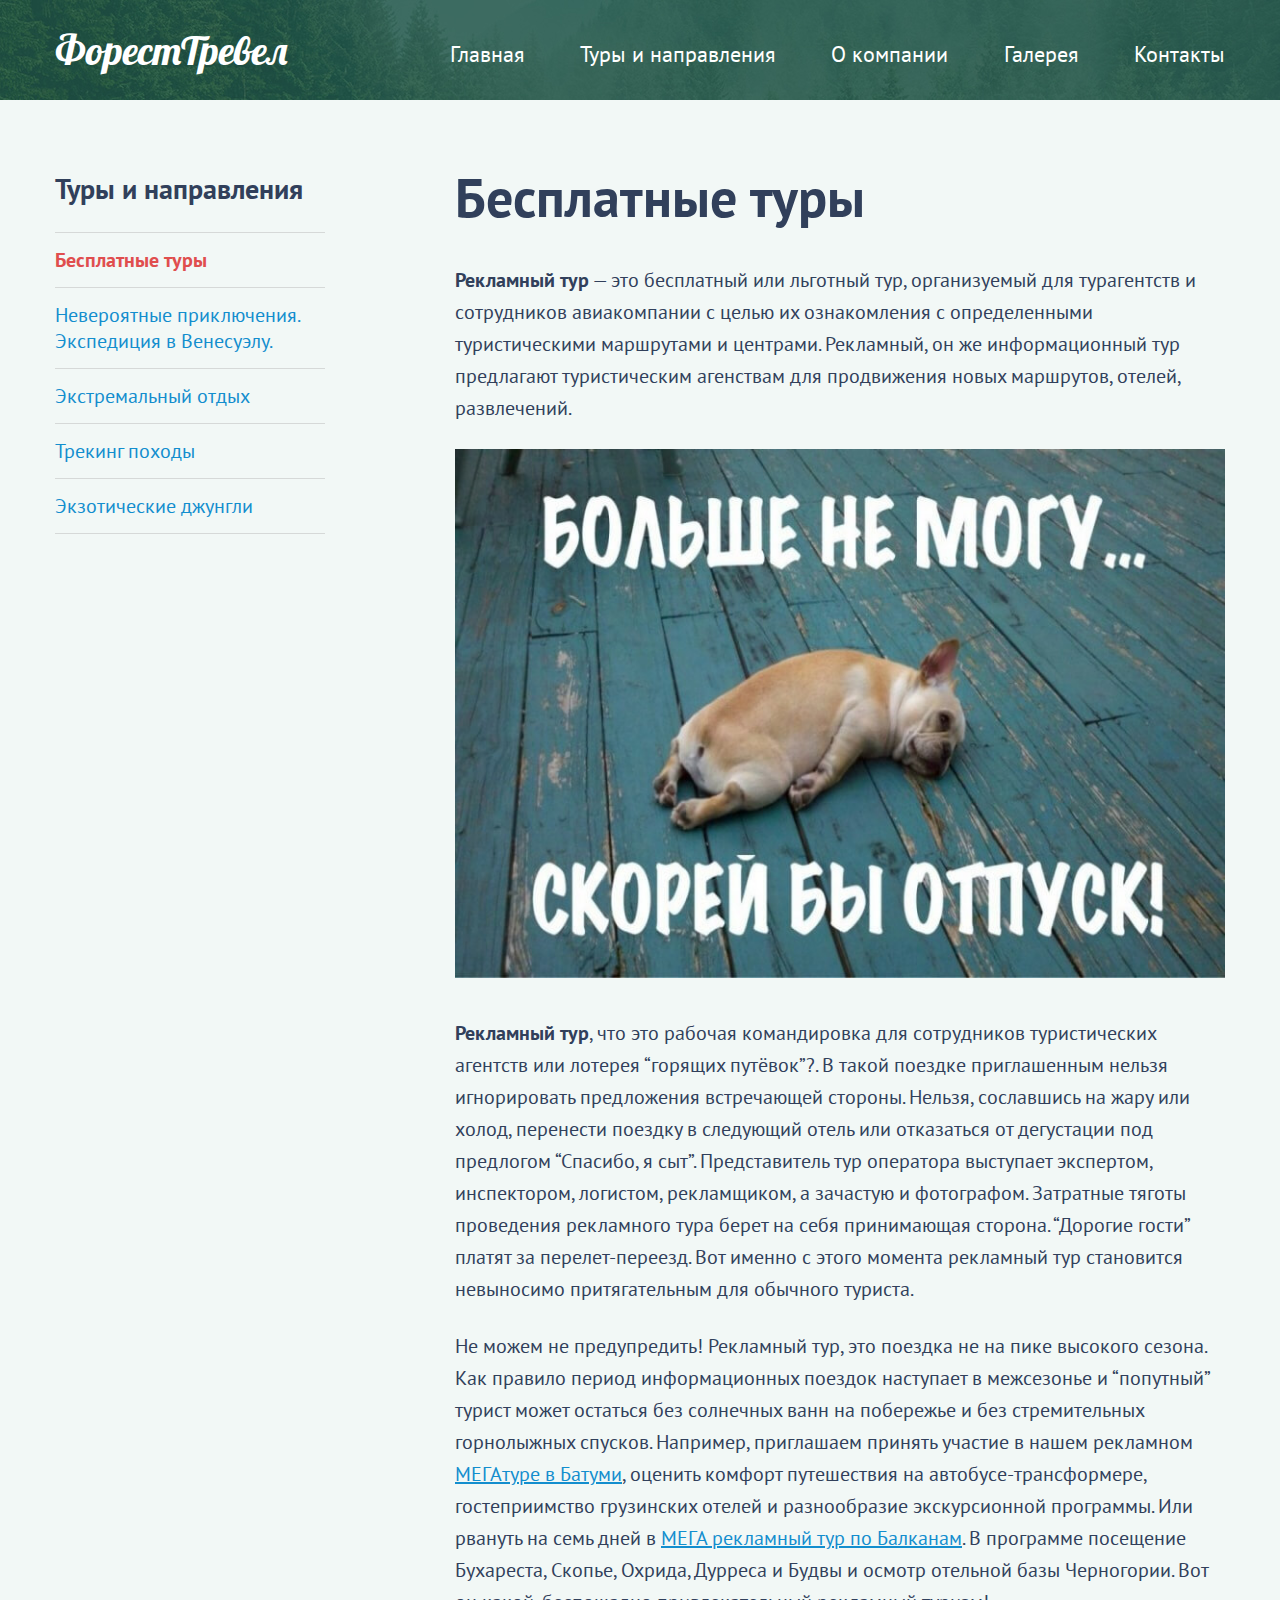
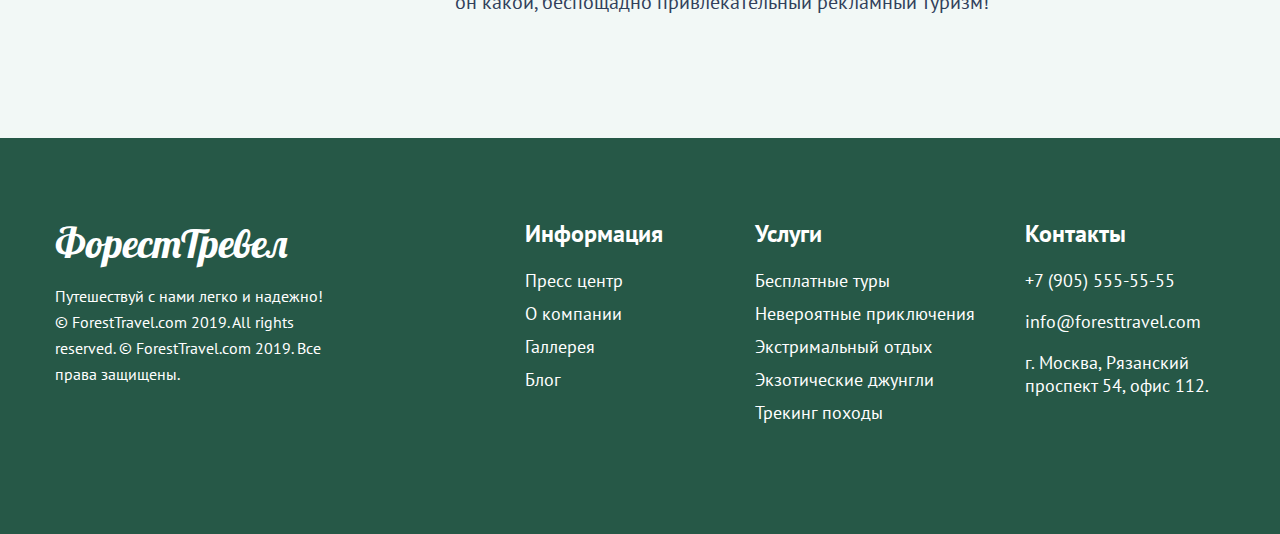
<file: forest-travel/article-free-tours.html>
<!DOCTYPE html>
<html lang="ru">
<head>
    <meta charset="UTF-8">
    <meta name="viewport" content="width=device-width, initial-scale=1.0">
    <meta http-equiv="X-UA-Compatible" content="ie=edge">
    <title>Статья Бесплатные туры</title>
    <link rel="stylesheet" href="./css/main.css">
    <link href="https://fonts.googleapis.com/css?family=Lobster|PT+Sans:400,400i,700,700i&display=swap&subset=cyrillic-ext" rel="stylesheet">
</head>
<body class="bg-inner">
<!-- header-inner -->
    <div class="header-inner">
        <div class="container">

            <div class="logo float-left"><a class="logo-link" href="index.html">ФорестТревел</a></div>

            <div class="navigation float-right">                
                <a class="navigation-link" href="./index.html">Главная</a>
                <a class="navigation-link" href="./tours.html">Туры и направления</a>
                <a class="navigation-link" href="#">О компании</a>
                <a class="navigation-link" href="#">Галерея</a>
                <a class="navigation-link" href="contacts.html">Контакты</a>                
            </div>

        </div>
    </div>
<!-- //header-inner -->
<!-- section-content-inner-ARTICLE -->
<div class="section-content-inner-article">
    <div class="container">

        <div class="sidebar float-left">
            <h3 class="title-3">Туры и направления</h3>
            <ul class="sidebar-list">
                <li class="sidebar-list-item"><a class="sidebar-list-link active-page" href="./article-free-tours.html">Бесплатные туры</a></li>
                <li class="sidebar-list-item"><a class="sidebar-list-link" href="./article-incredible-adventure.html">Невероятные приключения. Экспедиция в Венесуэлу.</a></li>
                <li class="sidebar-list-item"><a class="sidebar-list-link" href="./article-extreme-rest.html">Экстремальный отдых</a></li>           
                <li class="sidebar-list-item"><a class="sidebar-list-link" href="./article-trekking-hikes.html">Трекинг походы</a></li>
                <li class="sidebar-list-item"><a class="sidebar-list-link" href="./article-exotic-jungle.html">Экзотические джунгли</a></li>             
            </ul>   
        </div>

        <div class="article float-right">

            <h1 class="content-title-article">Бесплатные туры</h1>

            <p>
                <strong>Рекламный тур</strong> — это бесплатный или льготный тур, организуемый для турагентств и  сотрудников авиакомпании с целью их ознакомления с определенными туристическими маршрутами и центрами. Рекламный, он же информационный тур предлагают туристическим агенствам для продвижения новых маршрутов, отелей, развлечений.
            </p>

            <img src="./img/article/free-tours-img-01.jpg" alt="Бесплатные туры фото">

            <p>
                <strong>Рекламный тур</strong>, что это рабочая командировка для сотрудников туристических агентств или лотерея “горящих путёвок”?. В такой поездке приглашенным нельзя игнорировать предложения встречающей стороны. Нельзя, сославшись на жару или холод, перенести поездку в следующий отель или отказаться от дегустации под предлогом “Спасибо, я сыт”. Представитель тур оператора выступает экспертом, инспектором, логистом, рекламщиком, а зачастую и фотографом. Затратные тяготы проведения рекламного тура берет на себя принимающая сторона. “Дорогие гости” платят за перелет-переезд. Вот именно с этого момента рекламный тур становится невыносимо притягательным для обычного туриста. 
            </p>

            <p>
                Не можем не предупредить! Рекламный тур, это поездка не на пике высокого сезона. Как правило период информационных поездок наступает в межсезонье и “попутный” турист может остаться без солнечных ванн на побережье и без стремительных горнолыжных спусков. Например, приглашаем принять участие в нашем рекламном <a href="#">МЕГАтуре в Батуми</a>, оценить комфорт путешествия на автобусе-трансформере, гостеприимство грузинских отелей и разнообразие экскурсионной программы. Или рвануть на семь дней в <a href="#">МЕГА рекламный тур по Балканам</a>. В программе посещение Бухареста, Скопье, Охрида, Дурреса и Будвы и осмотр отельной базы Черногории. Вот он какой, беспощадно привлекательный рекламный туризм!
            </p>                       
        </div>
    </div>
</div>
<!-- //section-content-inner-ARTICLE -->

<!-- footer -->
    <div class="footer">
        <div class="container">
<!-- footer-left -->
            <div class="footer-left float-left">
                <div class="footer-logo">
                    ФорестТревел
                </div>
                <div class="footer-about">
                    Путешествуй с нами легко и надежно! © ForestTravel.com 2019. All rights reserved. © ForestTravel.com 2019. Все права защищены.
                </div>
            </div>
<!-- //footer-left -->
<!-- footer-right -->
            <div class="footer-right float-right">
<!-- footer-col -->
                <div class="footer-col footer-col-info float-left">
                    <div class="footer-title">Информация</div>
                    <ul class="footer-list">
                        <li class="footer-list-item">
                            <a class="footer-list-link" href="#">Пресс центр</a>
                        </li>
                        <li class="footer-list-item">
                            <a class="footer-list-link" href="#">О компании</a>
                        </li>
                        <li class="footer-list-item">
                            <a class="footer-list-link" href="#">Галлерея</a>
                        </li>
                        <li class="footer-list-item">
                            <a class="footer-list-link" href="#">Блог</a>
                        </li>
                    </ul>                
                </div>
<!-- //footer-col -->
<!-- footer-col -->
                <div class="footer-col footer-col-services float-left">
                    <div class="footer-col">
                        <div class="footer-title">Услуги</div>
                        <ul class="footer-list">
                            <li class="footer-list-item">
                                <a class="footer-list-link" href="./article-free-tours.html">Бесплатные туры</a>
                            </li>
                            <li class="footer-list-item">
                                <a class="footer-list-link" href="./article-incredible-adventure.html">Невероятные приключения</a>
                            </li>
                            <li class="footer-list-item">
                                <a class="footer-list-link" href="./article-extreme-rest.html">Экстримальный отдых</a>
                            </li>
                            <li class="footer-list-item">
                                <a class="footer-list-link" href="./article-exotic-jungle.html">Экзотические джунгли</a>
                            </li>
                            <li class="footer-list-item">
                                <a class="footer-list-link" href="./article-trekking-hikes.html">Трекинг походы</a>
                            </li>
                        </ul>                
                        </div>
                </div>
<!-- //footer-col -->
<!-- footer-col -->
                <div class="footer-col footer-col-contacts float-left">
                    <div class="footer-title">Контакты</div>
                    <p><a class="footer-list-link" href="tel:+79055555555">+7 (905) 555-55-55</a></p>
                    <p><a class="footer-list-link" href="mailto:info@foresttravel.com">info@foresttravel.com</a></p>
                    <p>г. Москва, Рязанский проспект 54, офис 112.</p>
                </div>
<!-- //footer-col -->
            </div>
<!-- //footer-right -->
        </div>
    </div>
<!-- //footer -->
</body>
</html>
</file>
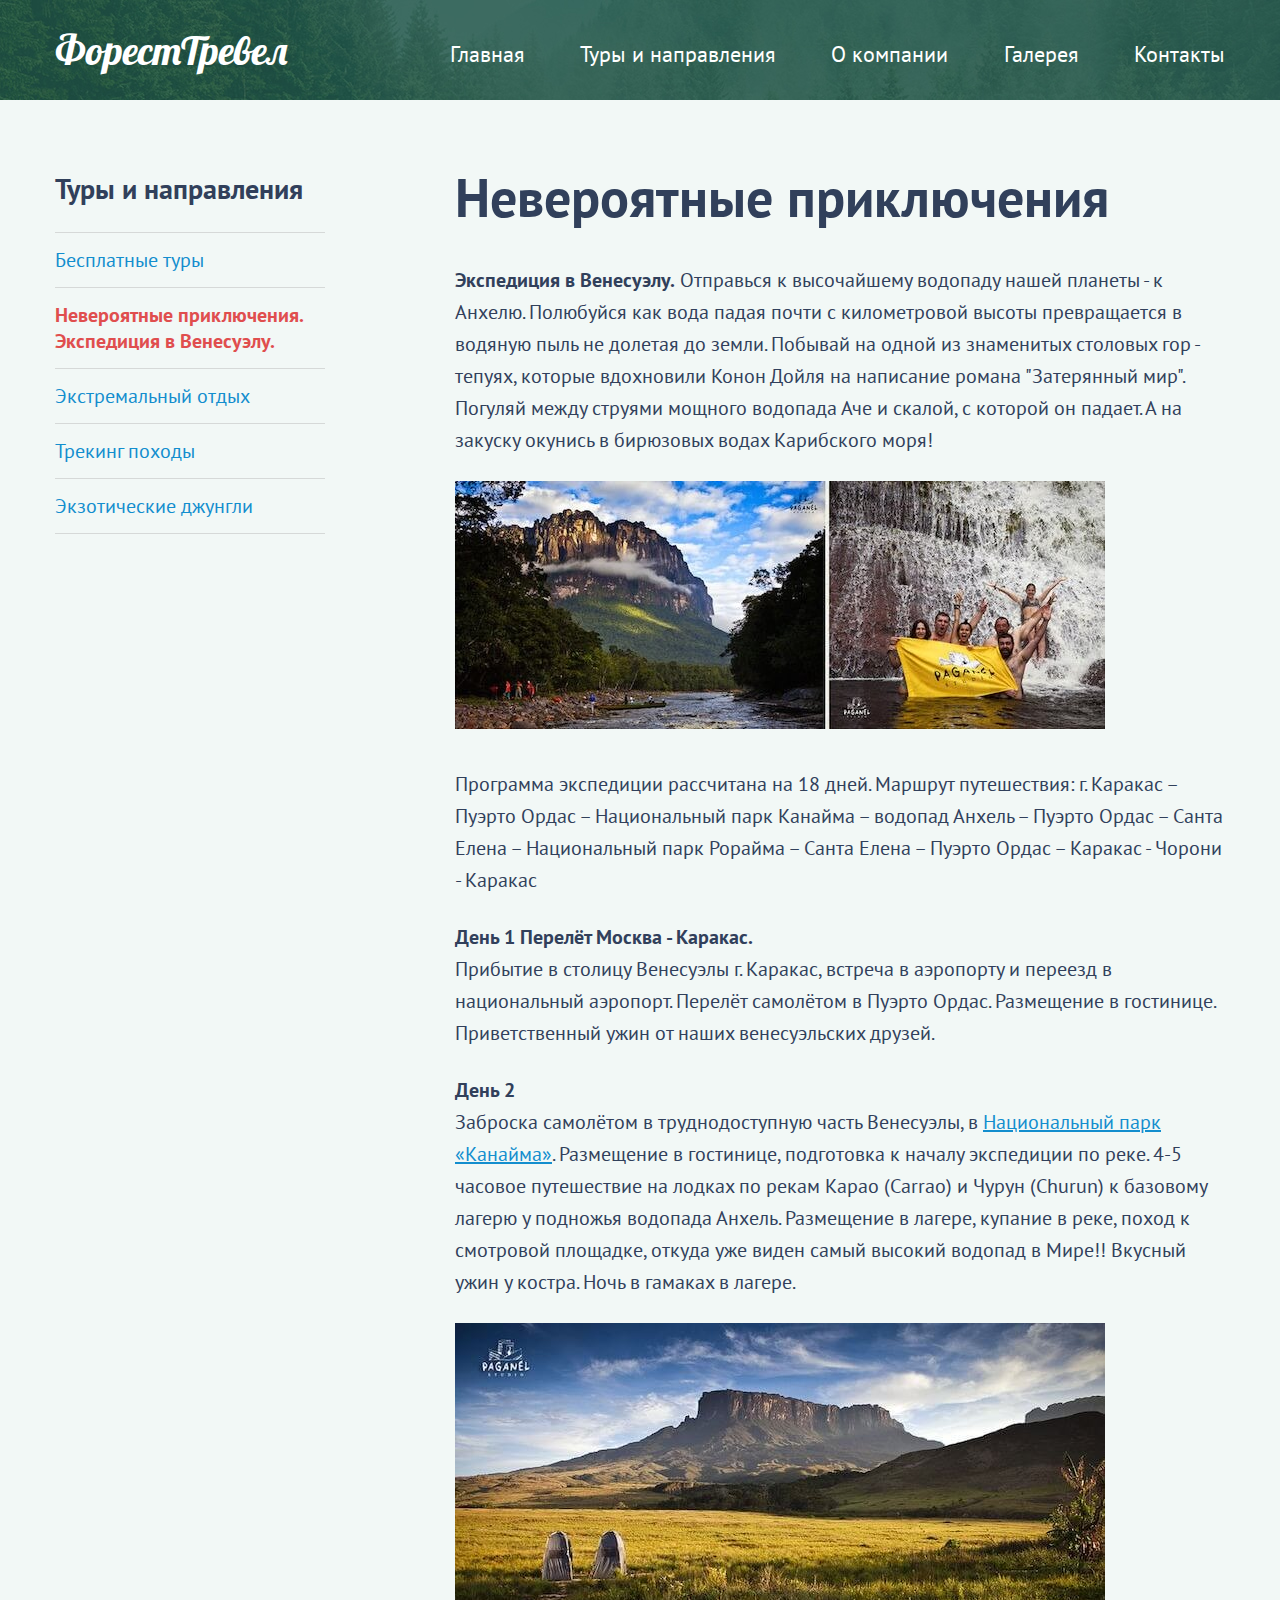
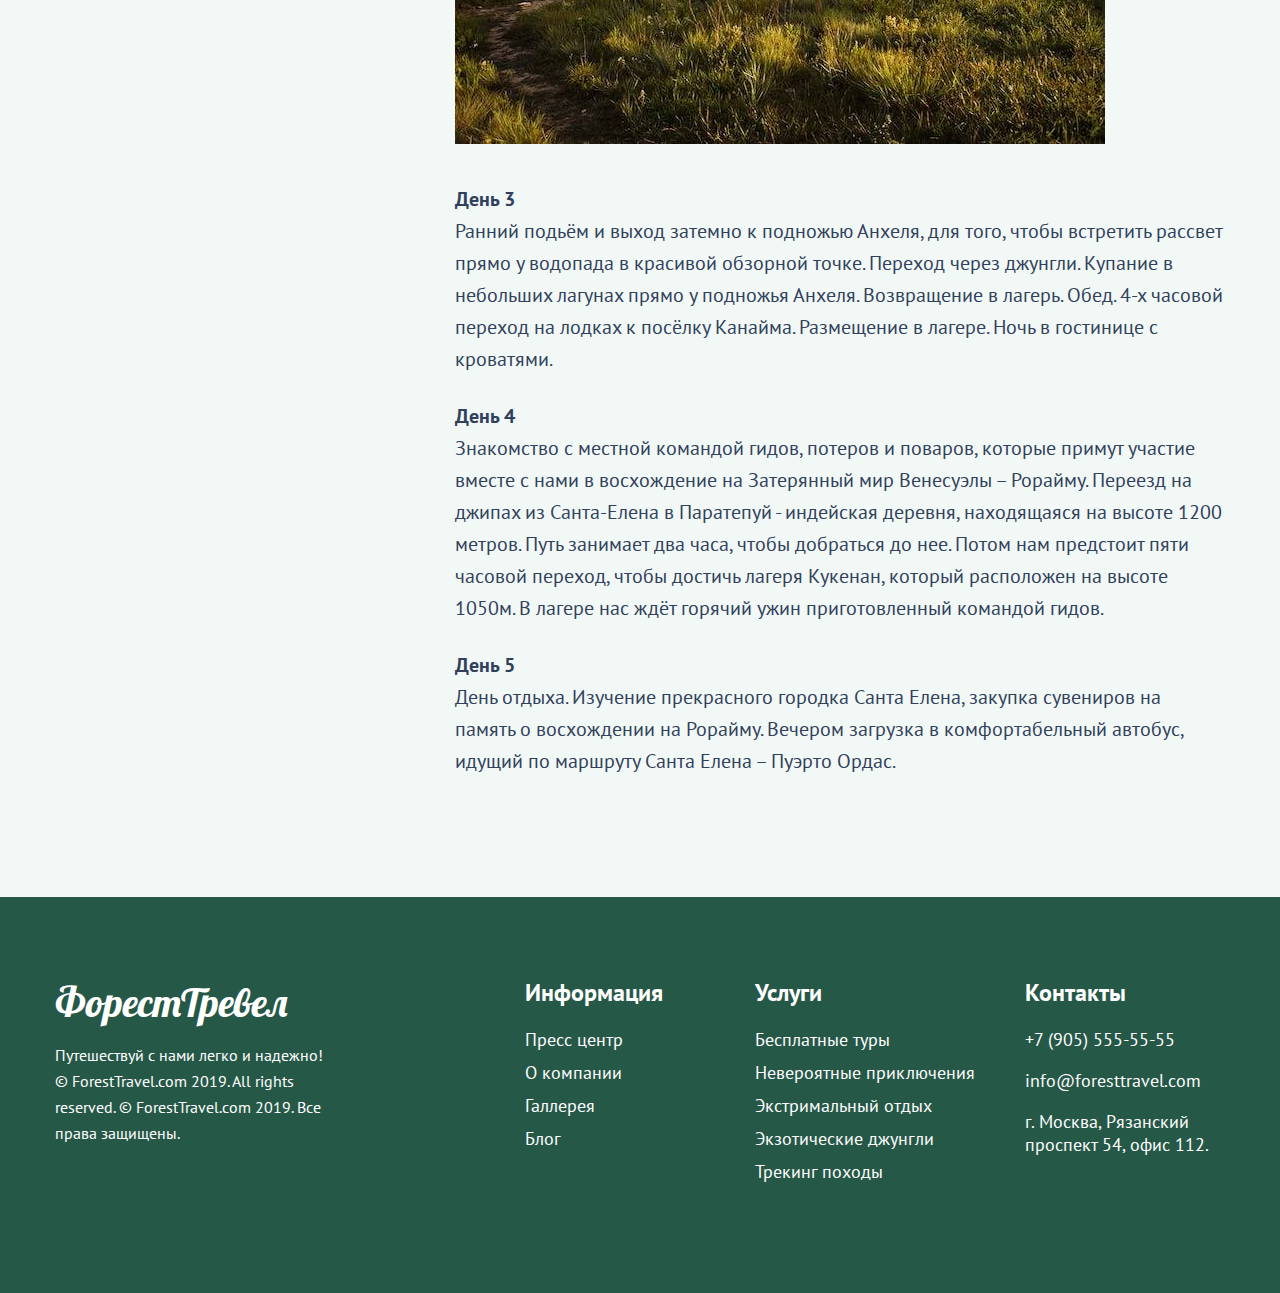
<file: forest-travel/article-incredible-adventure.html>
<!DOCTYPE html>
<html lang="ru">
<head>
    <meta charset="UTF-8">
    <meta name="viewport" content="width=device-width, initial-scale=1.0">
    <meta http-equiv="X-UA-Compatible" content="ie=edge">
    <title>Статья Невероятные приключения</title>
    <link rel="stylesheet" href="./css/main.css">
    <link href="https://fonts.googleapis.com/css?family=Lobster|PT+Sans:400,400i,700,700i&display=swap&subset=cyrillic-ext" rel="stylesheet">
</head>
<body class="bg-inner">
<!-- header-inner -->
    <div class="header-inner">
        <div class="container">

            <div class="logo float-left"><a class="logo-link" href="index.html">ФорестТревел</a></div>

            <div class="navigation float-right">                
                <a class="navigation-link" href="./index.html">Главная</a>
                <a class="navigation-link" href="./tours.html">Туры и направления</a>
                <a class="navigation-link" href="#">О компании</a>
                <a class="navigation-link" href="#">Галерея</a>
                <a class="navigation-link" href="contacts.html">Контакты</a>                
            </div>

        </div>
    </div>
<!-- //header-inner -->
<!-- section-content-inner-ARTICLE -->
<div class="section-content-inner-article">
    <div class="container">

        <div class="sidebar float-left">
            <h3 class="title-3">Туры и направления</h3>
            <ul class="sidebar-list">
                <li class="sidebar-list-item"><a class="sidebar-list-link" href="./article-free-tours.html">Бесплатные туры</a></li>
                <li class="sidebar-list-item"><a class="sidebar-list-link active-page" href="./article-incredible-adventure.html">Невероятные приключения. Экспедиция в Венесуэлу.</a></li>
                <li class="sidebar-list-item"><a class="sidebar-list-link" href="./article-extreme-rest.html">Экстремальный отдых</a></li>           
                <li class="sidebar-list-item"><a class="sidebar-list-link" href="./article-trekking-hikes.html">Трекинг походы</a></li>
                <li class="sidebar-list-item"><a class="sidebar-list-link" href="./article-exotic-jungle.html">Экзотические джунгли</a></li>             
            </ul>   
        </div>

        <div class="article float-right">

            <h1 class="content-title-article">Невероятные приключения</h1>

            <p>
                <strong>Экспедиция в Венесуэлу.</strong> Отправься к высочайшему водопаду нашей планеты - к Анхелю. Полюбуйся как вода падая почти с километровой высоты превращается в водяную пыль не долетая до земли. Побывай на одной из знаменитых столовых гор - тепуях, которые вдохновили Конон Дойля на написание романа "Затерянный мир". Погуляй между струями мощного водопада Аче и скалой, с которой он падает. А на закуску окунись в бирюзовых водах Карибского моря!
            </p>

            <img src="./img/article/incredible-adventure-01.jpg" alt="Невероятные приключения фото">

            <p>
                   Программа экспедиции рассчитана на 18 дней. Маршрут путешествия: г. Каракас – Пуэрто Ордас – Национальный парк Канайма – водопад Анхель – Пуэрто Ордас – Санта Елена – Национальный парк Рорайма – Санта Елена – Пуэрто Ордас – Каракас - Чорони - Каракас
            </p>

            <p>
                <strong>День 1 Перелёт Москва - Каракас.</strong><br> 
                Прибытие в столицу Венесуэлы г. Каракас, встреча в аэропорту и переезд в национальный аэропорт. Перелёт самолётом в Пуэрто Ордас. Размещение в гостинице. Приветственный ужин от наших венесуэльских друзей. 
            </p>

            <p>
                <strong>День 2</strong><br> 
                Заброска самолётом в труднодоступную часть Венесуэлы, в <a href="https://ru.wikipedia.org/wiki/%D0%9A%D0%B0%D0%BD%D0%B0%D0%B9%D0%BC%D0%B0_(%D0%BD%D0%B0%D1%86%D0%B8%D0%BE%D0%BD%D0%B0%D0%BB%D1%8C%D0%BD%D1%8B%D0%B9_%D0%BF%D0%B0%D1%80%D0%BA)">Национальный парк «Канайма»</a>. Размещение в гостинице, подготовка к началу экспедиции по реке. 4-5 часовое путешествие на лодках по рекам Карао (Сarrao) и Чурун (Сhurun) к базовому лагерю у подножья водопада Анхель. Размещение в лагере, купание в реке, поход к смотровой площадке, откуда уже виден самый высокий водопад в Мире!! Вкусный ужин у костра. Ночь в гамаках в лагере.
            </p>

            <img src="./img/article/incredible-adventure-02.jpg" alt="Невероятные приключения фото">

            <p>
                <strong>День 3</strong><br> 
                Ранний подьём и выход затемно к подножью Анхеля, для того, чтобы встретить рассвет прямо у водопада в красивой обзорной точке. Переход через джунгли. Купание в небольших лагунах прямо у подножья Анхеля. Возвращение в лагерь. Обед. 4-х часовой переход на лодках к посёлку Канайма. Размещение в лагере. Ночь в гостинице с кроватями.
            </p>

            <p>
                <strong>День 4</strong><br> 
                Знакомство с местной командой гидов, потеров и поваров, которые примут участие вместе с нами в восхождение на Затерянный мир Венесуэлы – Рорайму. Переезд на джипах из Санта-Елена в Паратепуй - индейская деревня, находящаяся на высоте 1200 метров. Путь занимает два часа, чтобы добраться до нее. Потом нам предстоит пяти часовой переход, чтобы достичь лагеря Кукенан, который расположен на высоте 1050м. В лагере нас ждёт горячий ужин приготовленный командой гидов.
            </p>

            <p>
                <strong>День 5</strong><br> 
                День отдыха. Изучение прекрасного городка Санта Елена, закупка сувениров на память о восхождении на Рорайму. Вечером загрузка в комфортабельный автобус, идущий по маршруту Санта Елена – Пуэрто Ордас. 
            </p>
                       
        </div>
    </div>
</div>
<!-- //section-content-inner-ARTICLE -->

<!-- footer -->
    <div class="footer">
        <div class="container">
<!-- footer-left -->
            <div class="footer-left float-left">
                <div class="footer-logo">
                    ФорестТревел
                </div>
                <div class="footer-about">
                    Путешествуй с нами легко и надежно! © ForestTravel.com 2019. All rights reserved. © ForestTravel.com 2019. Все права защищены.
                </div>
            </div>
<!-- //footer-left -->
<!-- footer-right -->
            <div class="footer-right float-right">
<!-- footer-col -->
                <div class="footer-col footer-col-info float-left">
                    <div class="footer-title">Информация</div>
                    <ul class="footer-list">
                        <li class="footer-list-item">
                            <a class="footer-list-link" href="#">Пресс центр</a>
                        </li>
                        <li class="footer-list-item">
                            <a class="footer-list-link" href="#">О компании</a>
                        </li>
                        <li class="footer-list-item">
                            <a class="footer-list-link" href="#">Галлерея</a>
                        </li>
                        <li class="footer-list-item">
                            <a class="footer-list-link" href="#">Блог</a>
                        </li>
                    </ul>                
                </div>
<!-- //footer-col -->
<!-- footer-col -->
                <div class="footer-col footer-col-services float-left">
                    <div class="footer-col">
                        <div class="footer-title">Услуги</div>
                        <ul class="footer-list">
                            <li class="footer-list-item">
                                <a class="footer-list-link" href="./article-free-tours.html">Бесплатные туры</a>
                            </li>
                            <li class="footer-list-item">
                                <a class="footer-list-link" href="./article-incredible-adventure.html">Невероятные приключения</a>
                            </li>
                            <li class="footer-list-item">
                                <a class="footer-list-link" href="./article-extreme-rest.html">Экстримальный отдых</a>
                            </li>
                            <li class="footer-list-item">
                                <a class="footer-list-link" href="./article-exotic-jungle.html">Экзотические джунгли</a>
                            </li>
                            <li class="footer-list-item">
                                <a class="footer-list-link" href="./article-trekking-hikes.html">Трекинг походы</a>
                            </li>
                        </ul>                
                        </div>
                </div>
<!-- //footer-col -->
<!-- footer-col -->
                <div class="footer-col footer-col-contacts float-left">
                    <div class="footer-title">Контакты</div>
                    <p><a class="footer-list-link" href="tel:+79055555555">+7 (905) 555-55-55</a></p>
                    <p><a class="footer-list-link" href="mailto:info@foresttravel.com">info@foresttravel.com</a></p>
                    <p>г. Москва, Рязанский проспект 54, офис 112.</p>
                </div>
<!-- //footer-col -->
            </div>
<!-- //footer-right -->
        </div>
    </div>
<!-- //footer -->
</body>
</html>
</file>
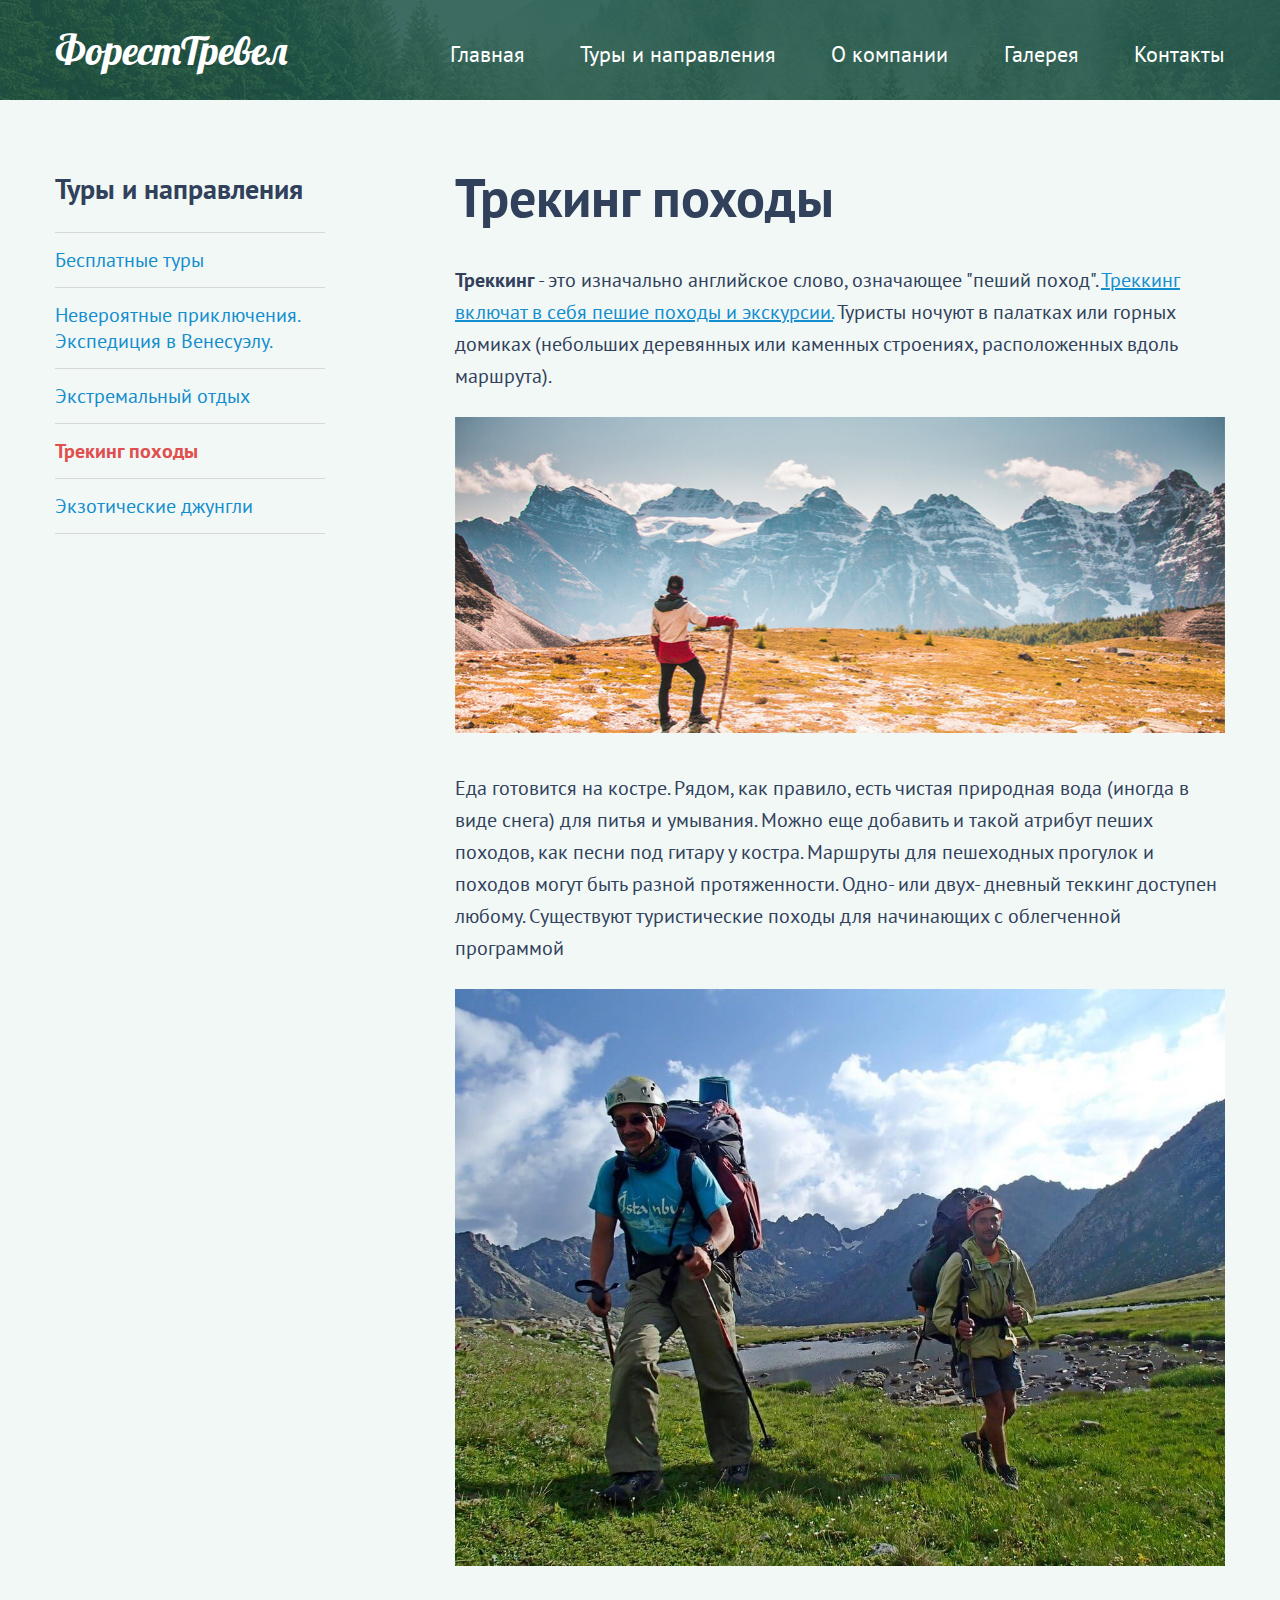
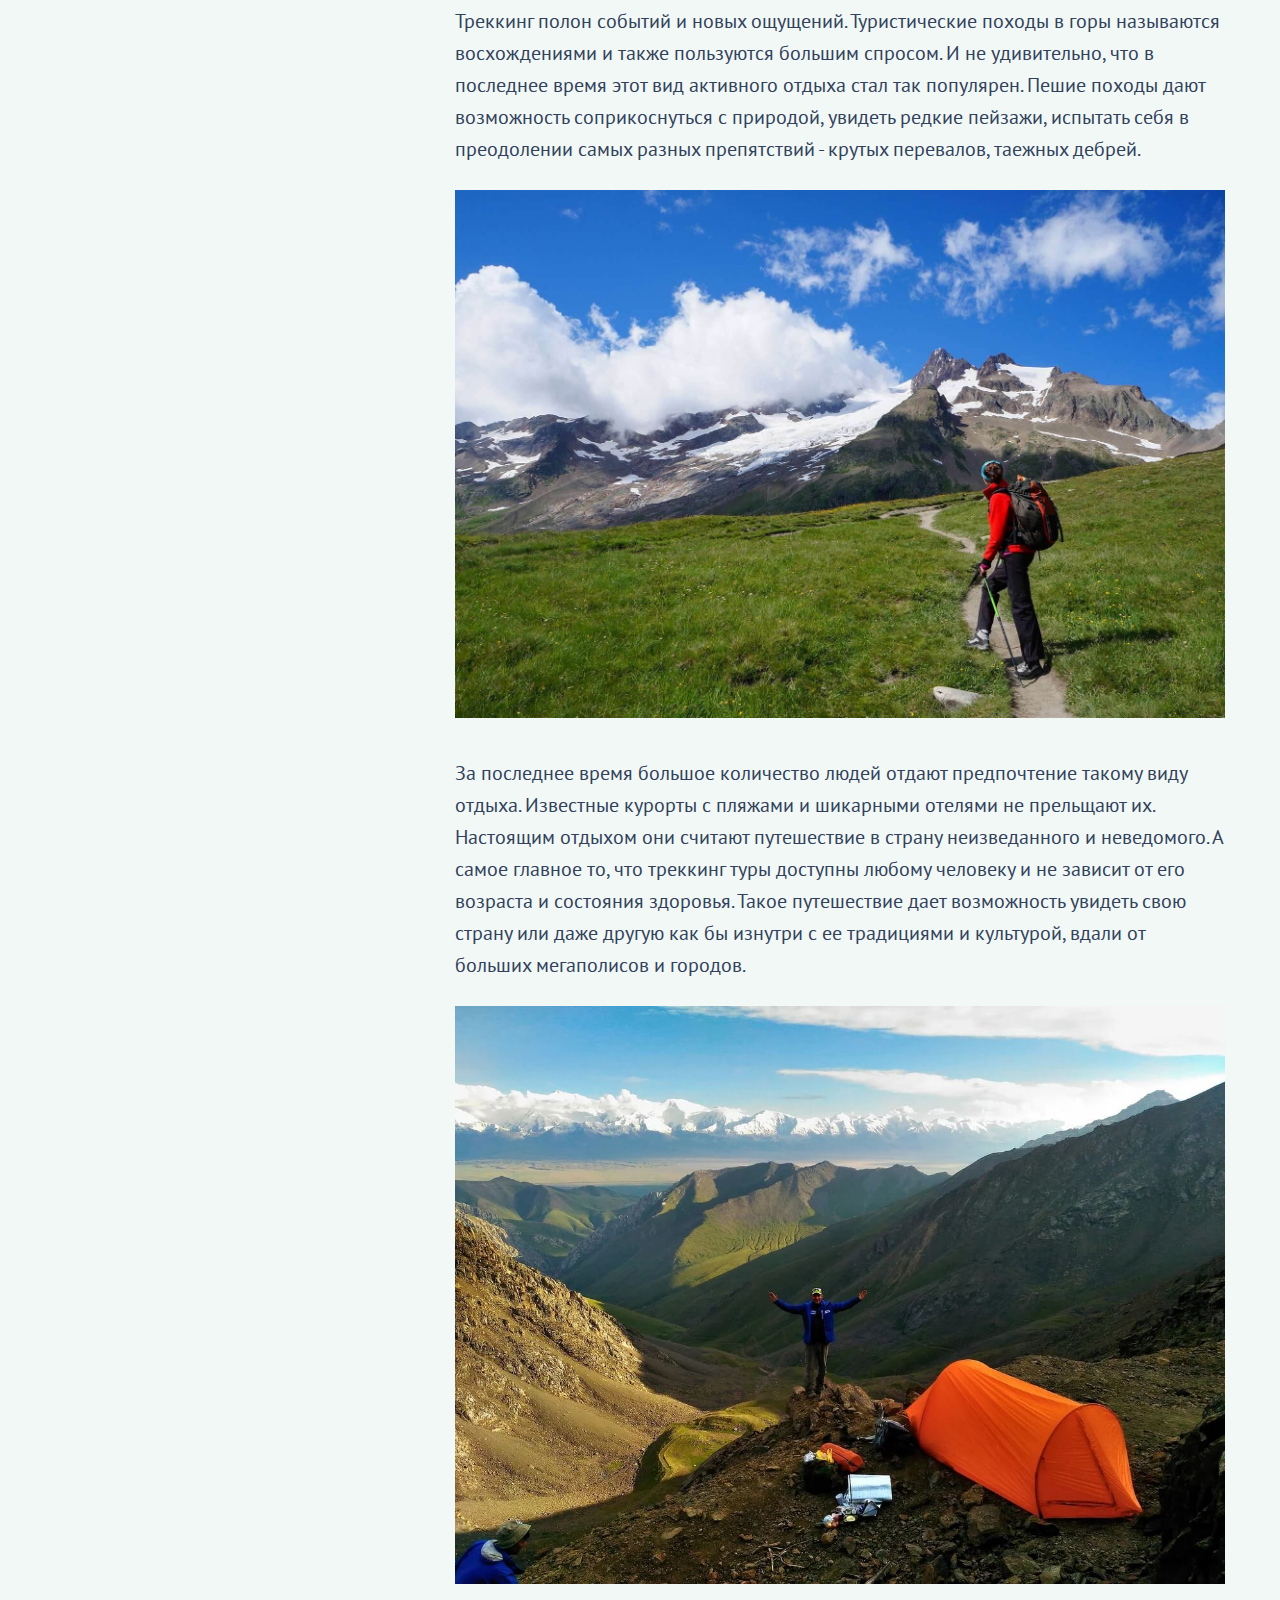
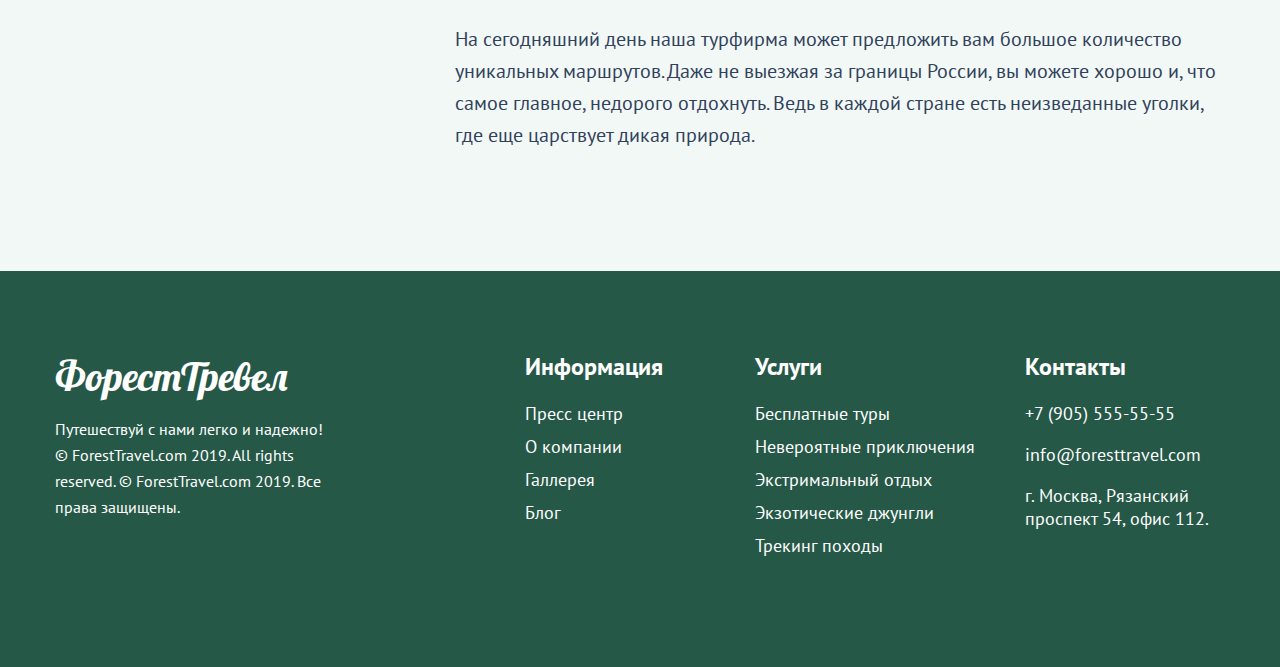
<file: forest-travel/article-trekking-hikes.html>
<!DOCTYPE html>
<html lang="ru">
<head>
    <meta charset="UTF-8">
    <meta name="viewport" content="width=device-width, initial-scale=1.0">
    <meta http-equiv="X-UA-Compatible" content="ie=edge">
    <title>Статья Трекинг походы</title>
    <link rel="stylesheet" href="./css/main.css">
    <link href="https://fonts.googleapis.com/css?family=Lobster|PT+Sans:400,400i,700,700i&display=swap&subset=cyrillic-ext" rel="stylesheet">
</head>
<body class="bg-inner">
<!-- header-inner -->
    <div class="header-inner">
        <div class="container">

            <div class="logo float-left"><a class="logo-link" href="index.html">ФорестТревел</a></div>

            <div class="navigation float-right">                
                <a class="navigation-link" href="./index.html">Главная</a>
                <a class="navigation-link" href="./tours.html">Туры и направления</a>
                <a class="navigation-link" href="#">О компании</a>
                <a class="navigation-link" href="#">Галерея</a>
                <a class="navigation-link" href="contacts.html">Контакты</a>                
            </div>

        </div>
    </div>
<!-- //header-inner -->
<!-- section-content-inner-ARTICLE -->
<div class="section-content-inner-article">
    <div class="container">

        <div class="sidebar float-left">
            <h3 class="title-3">Туры и направления</h3>
            <ul class="sidebar-list">
                <li class="sidebar-list-item"><a class="sidebar-list-link" href="./article-free-tours.html">Бесплатные туры</a></li>
                <li class="sidebar-list-item"><a class="sidebar-list-link" href="./article-incredible-adventure.html">Невероятные приключения. Экспедиция в Венесуэлу.</a></li>
                <li class="sidebar-list-item"><a class="sidebar-list-link" href="./article-extreme-rest.html">Экстремальный отдых</a></li>           
                <li class="sidebar-list-item"><a class="sidebar-list-link active-page" href="./article-trekking-hikes.html">Трекинг походы</a></li>
                <li class="sidebar-list-item"><a class="sidebar-list-link" href="./article-exotic-jungle.html">Экзотические джунгли</a></li>             
            </ul>   
        </div>

        <div class="article float-right">

            <h1 class="content-title-article">Трекинг походы</h1>

            <p>
                <strong>Треккинг</strong> - это изначально английское слово, означающее "пеший поход". <a href="#">Треккинг включат в себя пешие походы и экскурсии.</a> Туристы ночуют в палатках или горных домиках (небольших деревянных или каменных строениях, расположенных вдоль маршрута).  
            </p>

            <img src="./img/article/article-img-01.jpg" alt="Трекинг походы фото">

            <p>
                Еда готовится на костре. Рядом, как правило, есть чистая природная вода (иногда в виде снега) для питья и умывания. Можно еще добавить и такой атрибут пеших походов, как песни под гитару у костра. Маршруты для пешеходных прогулок и походов могут быть разной протяженности. Одно- или двух- дневный теккинг доступен любому. Существуют туристические походы для начинающих с облегченной программой
            </p>

            <img src="./img/article/trekking-hikes-img-01.jpg" alt="Трекинг походы фото">

            <p>
                Треккинг полон событий и новых ощущений. Туристические походы в горы называются восхождениями и также пользуются большим спросом. И не удивительно, что в последнее время этот вид активного отдыха стал так популярен. Пешие походы дают возможность соприкоснуться с природой, увидеть редкие пейзажи, испытать себя в преодолении самых разных препятствий - крутых перевалов, таежных дебрей. 
            </p>

            <img src="./img/article/trekking-hikes-img-02.jpg" alt="Трекинг походы фото">

            <p>
                За последнее время большое количество людей отдают предпочтение такому виду отдыха. Известные курорты с пляжами и шикарными отелями не прельщают их. Настоящим отдыхом они считают путешествие в страну неизведанного и неведомого. А самое главное то, что треккинг туры доступны любому человеку и не зависит от его возраста и состояния здоровья. Такое путешествие дает возможность увидеть свою страну или даже другую как бы изнутри с ее традициями и культурой, вдали от больших мегаполисов и городов.
            </p>
            
            <img src="./img/article/trekking-hikes-img-03.jpg" alt="Трекинг походы фото">

            <p>
                На сегодняшний день наша турфирма может предложить вам большое количество уникальных маршрутов. Даже не выезжая за границы России, вы можете хорошо и, что самое главное, недорого отдохнуть. Ведь в каждой стране есть неизведанные уголки, где еще царствует дикая природа.
            </p>
                       
        </div>
    </div>
</div>
<!-- //section-content-inner-ARTICLE -->

<!-- footer -->
    <div class="footer">
        <div class="container">
<!-- footer-left -->
            <div class="footer-left float-left">
                <div class="footer-logo">
                    ФорестТревел
                </div>
                <div class="footer-about">
                    Путешествуй с нами легко и надежно! © ForestTravel.com 2019. All rights reserved. © ForestTravel.com 2019. Все права защищены.
                </div>
            </div>
<!-- //footer-left -->
<!-- footer-right -->
            <div class="footer-right float-right">
<!-- footer-col -->
                <div class="footer-col footer-col-info float-left">
                    <div class="footer-title">Информация</div>
                    <ul class="footer-list">
                        <li class="footer-list-item">
                            <a class="footer-list-link" href="#">Пресс центр</a>
                        </li>
                        <li class="footer-list-item">
                            <a class="footer-list-link" href="#">О компании</a>
                        </li>
                        <li class="footer-list-item">
                            <a class="footer-list-link" href="#">Галлерея</a>
                        </li>
                        <li class="footer-list-item">
                            <a class="footer-list-link" href="#">Блог</a>
                        </li>
                    </ul>                
                </div>
<!-- //footer-col -->
<!-- footer-col -->
                <div class="footer-col footer-col-services float-left">
                    <div class="footer-col">
                        <div class="footer-title">Услуги</div>
                        <ul class="footer-list">
                            <li class="footer-list-item">
                                <a class="footer-list-link" href="./article-free-tours.html">Бесплатные туры</a>
                            </li>
                            <li class="footer-list-item">
                                <a class="footer-list-link" href="./article-incredible-adventure.html">Невероятные приключения</a>
                            </li>
                            <li class="footer-list-item">
                                <a class="footer-list-link" href="./article-extreme-rest.html">Экстримальный отдых</a>
                            </li>
                            <li class="footer-list-item">
                                <a class="footer-list-link" href="./article-exotic-jungle.html">Экзотические джунгли</a>
                            </li>
                            <li class="footer-list-item">
                                <a class="footer-list-link" href="./article-trekking-hikes.html">Трекинг походы</a>
                            </li>
                        </ul>                
                        </div>
                </div>
<!-- //footer-col -->
<!-- footer-col -->
                <div class="footer-col footer-col-contacts float-left">
                    <div class="footer-title">Контакты</div>
                    <p><a class="footer-list-link" href="tel:+79055555555">+7 (905) 555-55-55</a></p>
                    <p><a class="footer-list-link" href="mailto:info@foresttravel.com">info@foresttravel.com</a></p>
                    <p>г. Москва, Рязанский проспект 54, офис 112.</p>
                </div>
<!-- //footer-col -->
            </div>
<!-- //footer-right -->
        </div>
    </div>
<!-- //footer -->
</body>
</html>
</file>
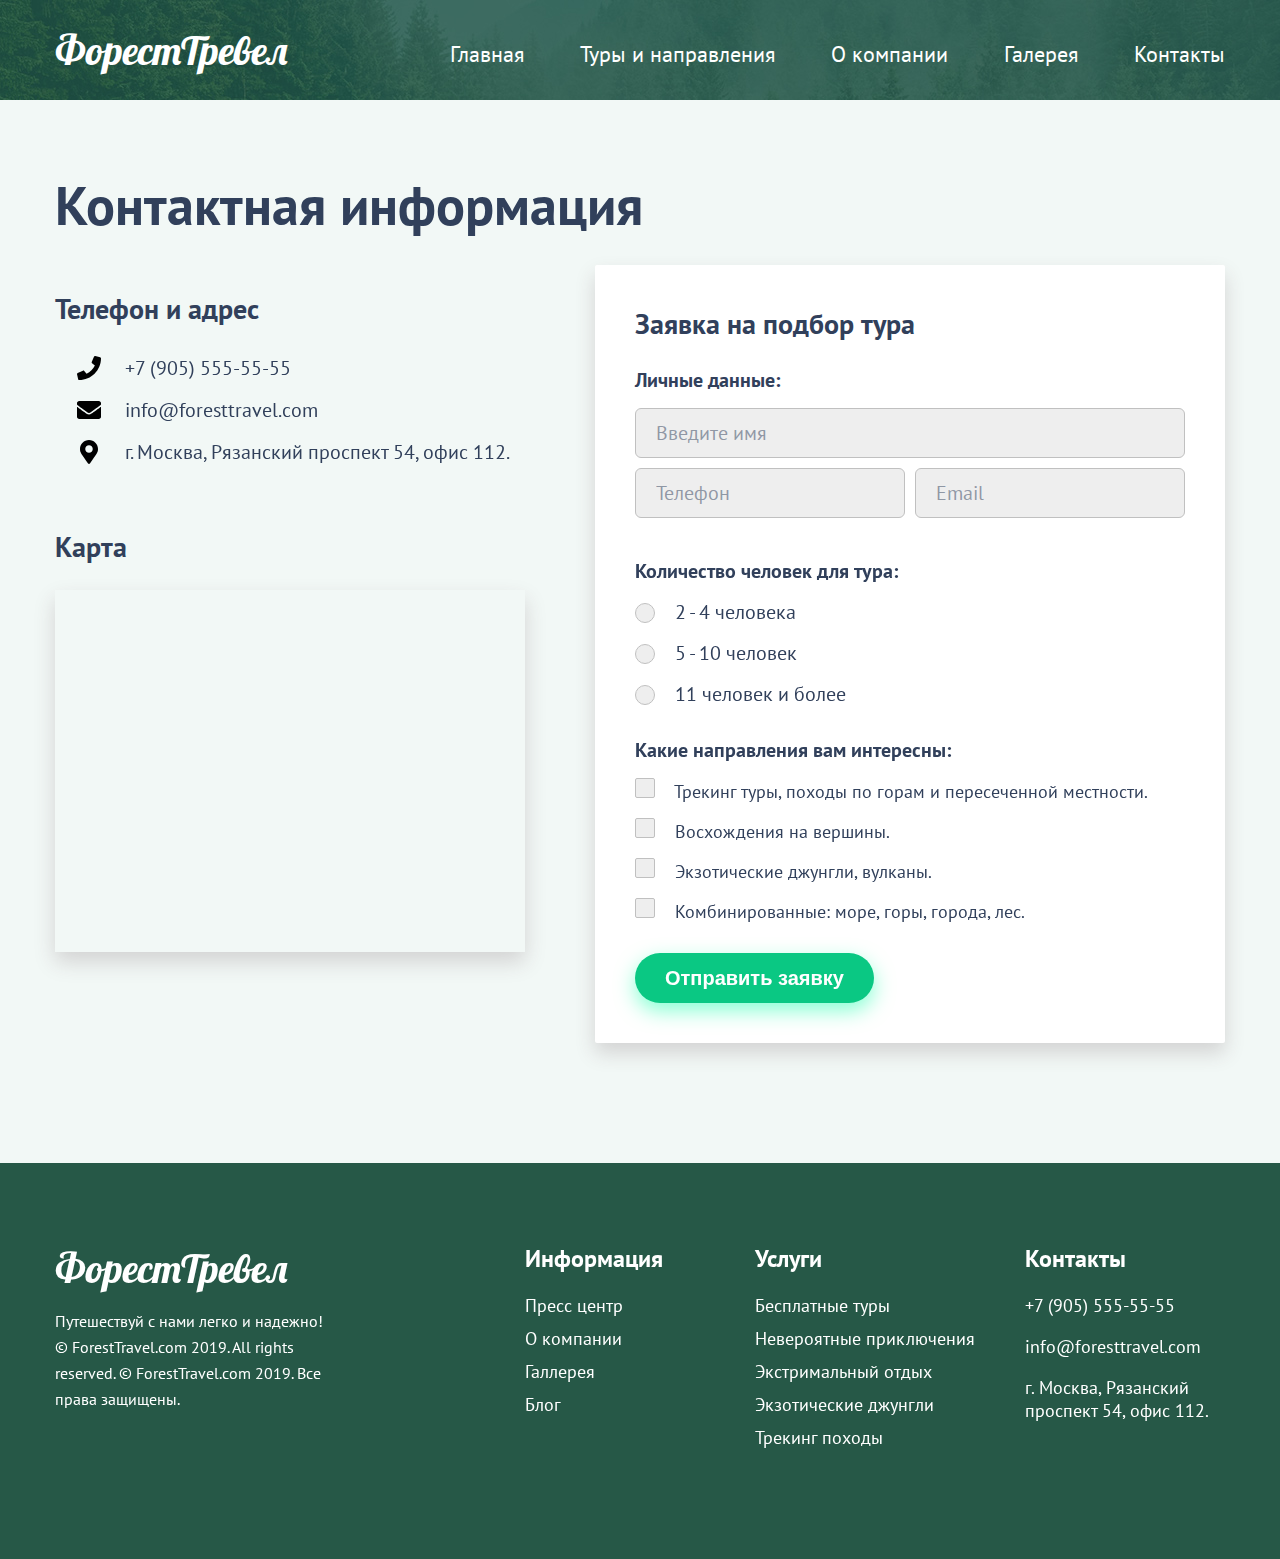
<file: forest-travel/contacts.html>
<!DOCTYPE html>
<html lang="ru">
<head>
    <meta charset="UTF-8">
    <meta name="viewport" content="width=device-width, initial-scale=1.0">
    <meta http-equiv="X-UA-Compatible" content="ie=edge">
    <title>Контакты ФорестТревел</title>
    <link rel="stylesheet" href="./css/main.css">
    <link href="https://fonts.googleapis.com/css?family=Lobster|PT+Sans:400,400i,700,700i&display=swap&subset=cyrillic-ext" rel="stylesheet">
</head>
<body class="bg-inner">
<!-- header-inner -->
    <div class="header-inner">
        <div class="container">

            <div class="logo float-left"><a class="logo-link" href="index.html">ФорестТревел</a></div>

            <div class="navigation float-right">                
                <a class="navigation-link" href="./index.html">Главная</a>
                <a class="navigation-link" href="./tours.html">Туры и направления</a>
                <a class="navigation-link" href="#">О компании</a>
                <a class="navigation-link" href="#">Галерея</a>
                <a class="navigation-link" href="contacts.html">Контакты</a>                
            </div>

        </div>
    </div>
<!-- //header-inner -->
<!-- section-content-inner -->
<div class="section-content-inner">
    <div class="container">
        <h1 class="content-title">Контактная информация</h1>
        <!-- row -->
        <div class="row">
        <!-- Адресс  -->
            <div class="contacts-address float-left">

                <h3 class="title-3">Телефон и адрес</h3>

                <ul class="conacts-list">
                    <li class="contacts-list-item contacts-list-phone"><a class="contacts-link" href="tel:+79055555555">+7 (905) 555-55-55</a></li>
                    <li class="contacts-list-item contacts-list-email"><a class="contacts-link" href="mailto:info@foresttravel.com">info@foresttravel.com</a></li>
                    <li class="contacts-list-item contacts-list-address">г. Москва, Рязанский проспект 54, офис 112.</li>
                </ul>

                <h3 class="title-3">Карта</h3>

                <div class="map-holder">
                    <iframe class="contacts-map" src="https://yandex.ua/map-widget/v1/-/CGXOZ8Is"></iframe>                                     
                </div>

            </div>
        <!-- //Адресс  -->
        <!-- Форма обратной связи  -->
        <div class="contacts-form float-right">
            <div class="form">
                
                <h3 class="title-3">Заявка на подбор тура</h3>
                <!-- formgroup INPUTS -->
                <div class="formgroup">

                    <h4 class="title-4">Личные данные:</h4>

                    <input type="text" placeholder="Введите имя" class="input">

                    <div class="row">

                        <div class="form-col-50 float-left">
                            <input type="text" placeholder="Телефон" class="input">
                        </div>

                        <div class="form-col-50 float-left">
                            <input type="text" placeholder="Email" class="input">
                        </div>

                    </div>

                </div>
                <!-- //formgroup INPUTS -->
                <!-- formgroup RADIO -->
                <div class="formgroup">

                    <h4 class="title-4">Количество человек для тура:</h4>

                    <label class="label-radio">
                        <input type="radio" name="people-number" class="real-radio">
                        <span class="custom-radio"></span>
                        2 - 4 человека
                    </label>

                    <label class="label-radio">
                        <input type="radio" name="people-number" class="real-radio">
                        <span class="custom-radio"></span>
                        5 - 10 человек
                    </label>

                    <label class="label-radio">
                        <input type="radio" name="people-number" class="real-radio">
                        <span class="custom-radio"></span>
                        11 человек и более
                    </label>
                    
                </div>
                <!-- //formgroup RADIO -->
                <!-- formgroup CHECKBOX -->
                <div class="formgroup">

                    <h4 class="title-4">Какие направления вам интересны:</h4>

                    <label class="label-checkbox">
                        <input type="checkbox" class="real-checkbox">
                        <span class="custom-checkbox"></span>
                        Трекинг туры, походы по горам и пересеченной местности.
                    </label>

                    <label class="label-checkbox">
                        <input type="checkbox" class="real-checkbox">
                        <span class="custom-checkbox"></span>
                        Восхождения на вершины.
                    </label>

                    <label class="label-checkbox">
                        <input type="checkbox" class="real-checkbox">
                        <span class="custom-checkbox"></span>
                        Экзотические джунгли, вулканы.
                    </label>

                    <label class="label-checkbox">
                        <input type="checkbox" class="real-checkbox">
                        <span class="custom-checkbox"></span>
                        Комбинированные: море, горы, города, лес.
                    </label>

                </div>
                <!-- //formgroup CHECKBOX -->
                <button type="submit" class="button button-form">Отправить заявку</button>

            </div>
        </div>
        <!-- //Форма обратной связи  -->
        </div>
        <!-- //row -->
    </div>    
</div>
<!-- //section-content-inner -->

<!-- footer -->
    <div class="footer">
        <div class="container">
<!-- footer-left -->
            <div class="footer-left float-left">
                <div class="footer-logo">
                    ФорестТревел
                </div>
                <div class="footer-about">
                    Путешествуй с нами легко и надежно! © ForestTravel.com 2019. All rights reserved. © ForestTravel.com 2019. Все права защищены.
                </div>
            </div>
<!-- //footer-left -->
<!-- footer-right -->
            <div class="footer-right float-right">
<!-- footer-col -->
                <div class="footer-col footer-col-info float-left">
                    <div class="footer-title">Информация</div>
                    <ul class="footer-list">
                        <li class="footer-list-item">
                            <a class="footer-list-link" href="#">Пресс центр</a>
                        </li>
                        <li class="footer-list-item">
                            <a class="footer-list-link" href="#">О компании</a>
                        </li>
                        <li class="footer-list-item">
                            <a class="footer-list-link" href="#">Галлерея</a>
                        </li>
                        <li class="footer-list-item">
                            <a class="footer-list-link" href="#">Блог</a>
                        </li>
                    </ul>                
                </div>
<!-- //footer-col -->
<!-- footer-col -->
                <div class="footer-col footer-col-services float-left">
                    <div class="footer-col">
                        <div class="footer-title">Услуги</div>
                        <ul class="footer-list">
                            <li class="footer-list-item">
                                <a class="footer-list-link" href="./article-free-tours.html">Бесплатные туры</a>
                            </li>
                            <li class="footer-list-item">
                                <a class="footer-list-link" href="./article-incredible-adventure.html">Невероятные приключения</a>
                            </li>
                            <li class="footer-list-item">
                                <a class="footer-list-link" href="./article-extreme-rest.html">Экстримальный отдых</a>
                            </li>
                            <li class="footer-list-item">
                                <a class="footer-list-link" href="./article-exotic-jungle.html">Экзотические джунгли</a>
                            </li>
                            <li class="footer-list-item">
                                <a class="footer-list-link" href="./article-trekking-hikes.html">Трекинг походы</a>
                            </li>
                        </ul>                
                        </div>
                </div>
<!-- //footer-col -->
<!-- footer-col -->
                <div class="footer-col footer-col-contacts float-left">
                    <div class="footer-title">Контакты</div>
                    <p><a class="footer-list-link" href="tel:+79055555555">+7 (905) 555-55-55</a></p>
                    <p><a class="footer-list-link" href="mailto:info@foresttravel.com">info@foresttravel.com</a></p>
                    <p>г. Москва, Рязанский проспект 54, офис 112.</p>
                </div>
<!-- //footer-col -->
            </div>
<!-- //footer-right -->
        </div>
    </div>
<!-- //footer -->
</body>
</html>
</file>
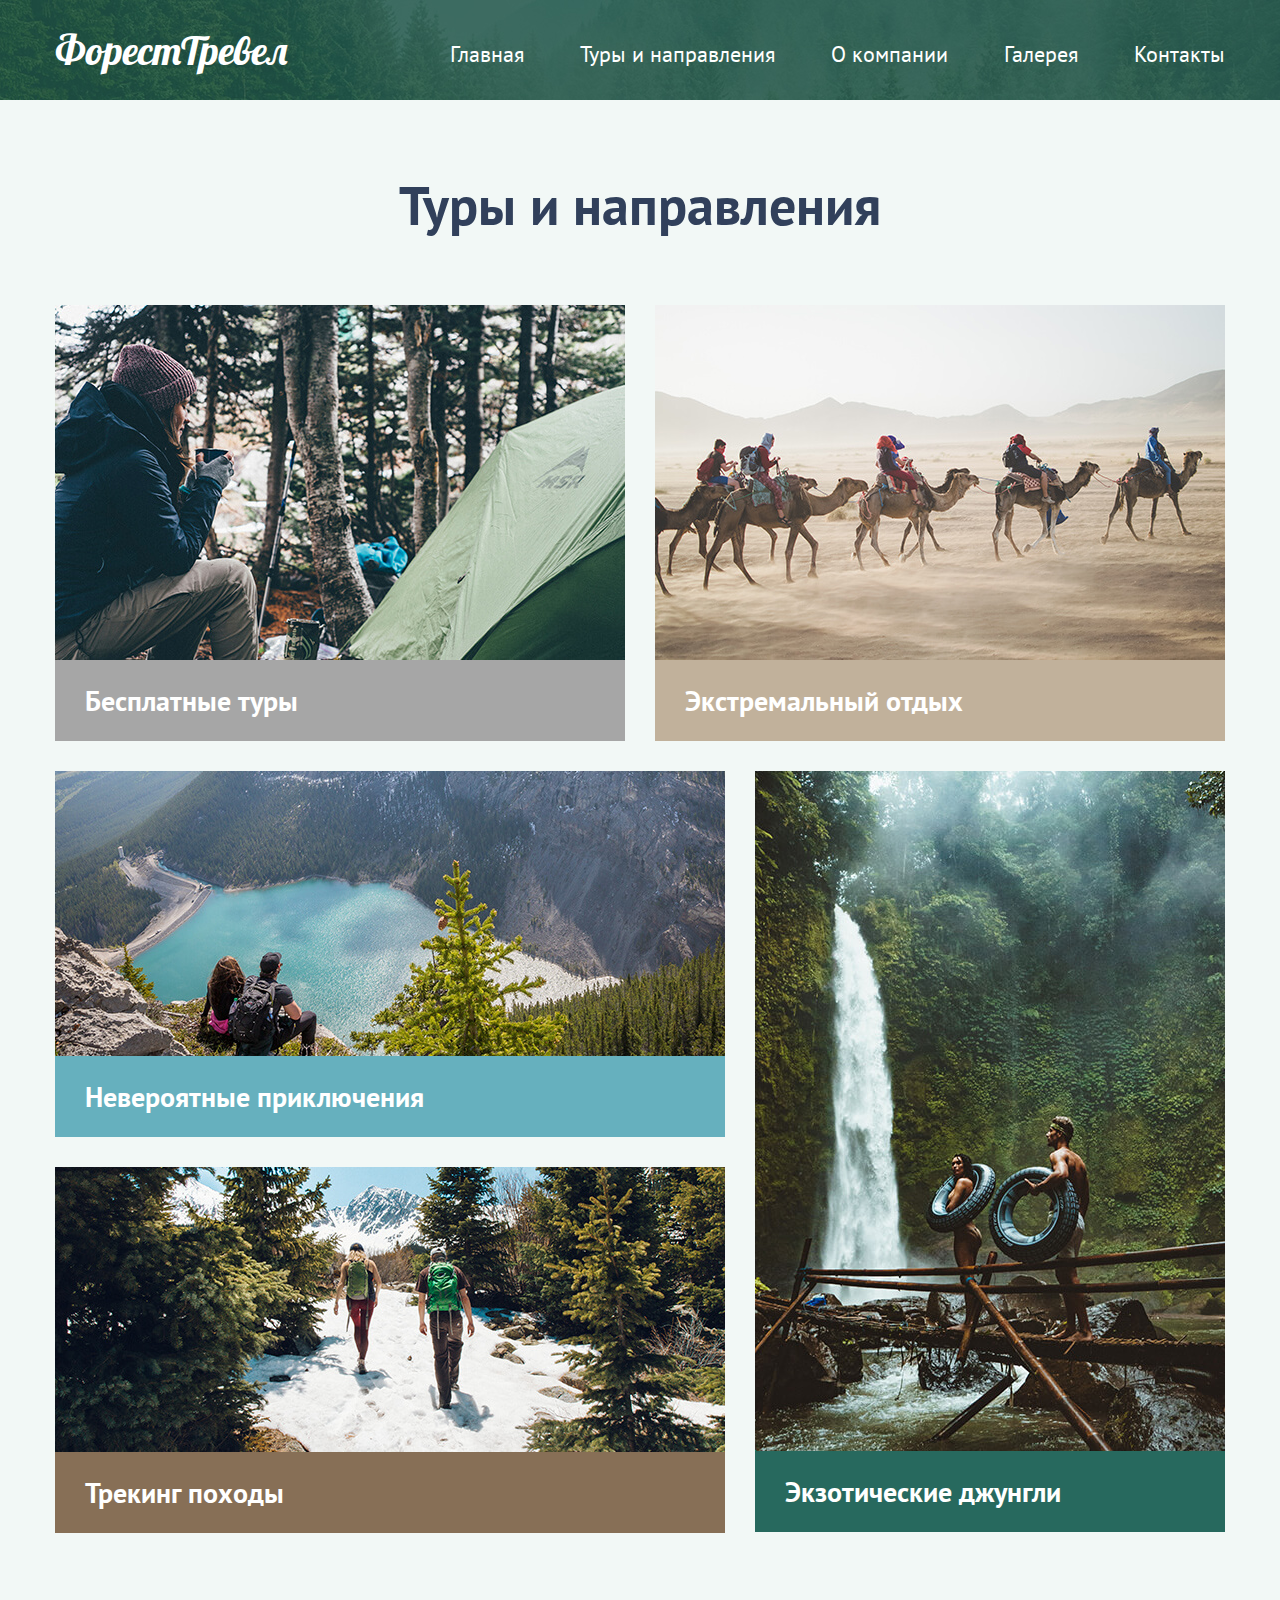
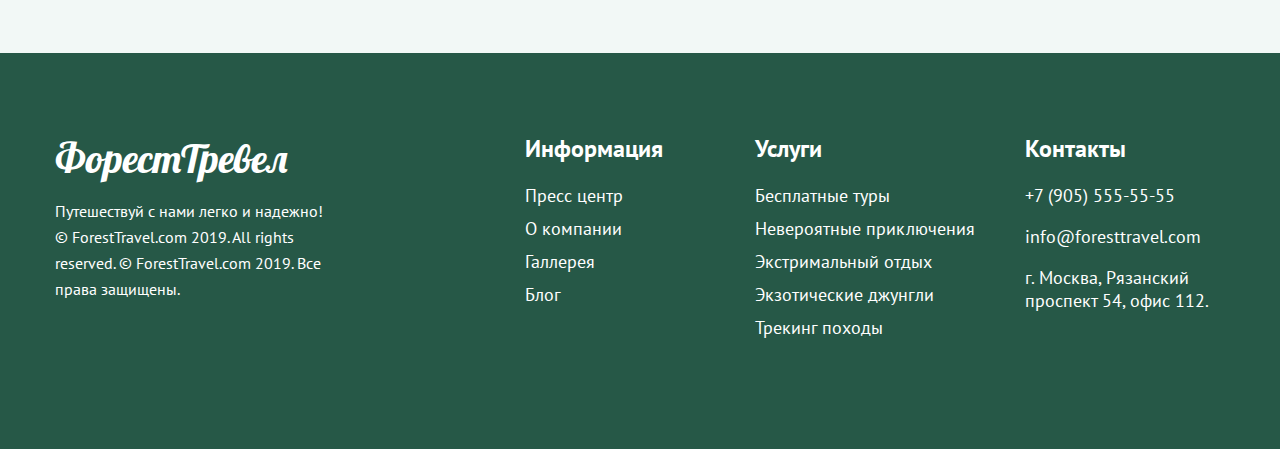
<file: forest-travel/tours.html>
<!DOCTYPE html>
<html lang="ru">
<head>
    <meta charset="UTF-8">
    <meta name="viewport" content="width=device-width, initial-scale=1.0">
    <meta http-equiv="X-UA-Compatible" content="ie=edge">
    <title>Туры и направления ФорестТревел</title>
    <link rel="stylesheet" href="./css/main.css">
    <link href="https://fonts.googleapis.com/css?family=Lobster|PT+Sans:400,400i,700,700i&display=swap&subset=cyrillic-ext" rel="stylesheet">
</head>
<body class="bg-inner">
<!-- header-inner -->
    <div class="header-inner">
        <div class="container">

            <div class="logo float-left"><a class="logo-link" href="index.html">ФорестТревел</a></div>

            <div class="navigation float-right">                
                <a class="navigation-link" href="./index.html">Главная</a>
                <a class="navigation-link" href="#">Туры и направления</a>
                <a class="navigation-link" href="#">О компании</a>
                <a class="navigation-link" href="#">Галерея</a>
                <a class="navigation-link" href="contacts.html">Контакты</a>                
            </div>

        </div>
    </div>
<!-- //header-inner -->
<!-- section-content-inner -->
<div class="section-content-inner">
    <div class="container">

        <h1 class="content-title-tours">Туры и направления</h1>
        <!-- row -->
        <div class="row row-margin-bottom">

            <div class="float-left">
                <img class="img-block" src="./img/tour/free-tours-img.jpg" alt="Бесплатные туры фото">
                <a href="./article-free-tours.html" class="img-link bgc-grey">Бесплатные туры</a>
            </div>

            <div class="float-right">
                <img class="img-block" src="./img/tour/extreme-rest-img.jpg" alt="Экстремальный отдых фото">
                <a href="./article-extreme-rest.html" class="img-link bgc-tan">Экстремальный отдых</a> 
            </div>

        </div>
        <!-- //row -->
        <!-- row -->
        <div class="row">

            <div class="float-left">

                <div class="column">
                    <img class="img-block" src="./img/tour/incredible-adventure-img.jpg" alt="Невероятные приключения фото">
                    <a href="./article-incredible-adventure.html" class="img-link bgc-light-sea-green">Невероятные приключения</a>
                </div>

                <div class="column">
                    <img class="img-block" src="./img/tour/trekking-hikes-img.jpg" alt="Трекинг походы фото">
                    <a href="./article-trekking-hikes.html" class="img-link bgc-saddle-brown">Трекинг походы</a>
                </div>

            </div>

            <div class="float-right">
                <img class="img-block" src="./img/tour/exotic-jungle-img.jpg" alt="Экзотические джунгли фото">
                <a href="./article-exotic-jungle.html" class="img-link bgc-teal">Экзотические джунгли</a>
            </div>

        </div>   
        <!-- //row -->
    </div>    
</div>
<!-- //section-content-inner-->

<!-- footer -->
    <div class="footer">
        <div class="container">
<!-- footer-left -->
            <div class="footer-left float-left">
                <div class="footer-logo">
                    ФорестТревел
                </div>
                <div class="footer-about">
                    Путешествуй с нами легко и надежно! © ForestTravel.com 2019. All rights reserved. © ForestTravel.com 2019. Все права защищены.
                </div>
            </div>
<!-- //footer-left -->
<!-- footer-right -->
            <div class="footer-right float-right">
<!-- footer-col -->
                <div class="footer-col footer-col-info float-left">
                    <div class="footer-title">Информация</div>
                    <ul class="footer-list">
                        <li class="footer-list-item">
                            <a class="footer-list-link" href="#">Пресс центр</a>
                        </li>
                        <li class="footer-list-item">
                            <a class="footer-list-link" href="#">О компании</a>
                        </li>
                        <li class="footer-list-item">
                            <a class="footer-list-link" href="#">Галлерея</a>
                        </li>
                        <li class="footer-list-item">
                            <a class="footer-list-link" href="#">Блог</a>
                        </li>
                    </ul>                
                </div>
<!-- //footer-col -->
<!-- footer-col -->
                <div class="footer-col footer-col-services float-left">
                    <div class="footer-col">
                        <div class="footer-title">Услуги</div>
                        <ul class="footer-list">
                            <li class="footer-list-item">
                                <a class="footer-list-link" href="./article-free-tours.html">Бесплатные туры</a>
                            </li>
                            <li class="footer-list-item">
                                <a class="footer-list-link" href="./article-incredible-adventure.html">Невероятные приключения</a>
                            </li>
                            <li class="footer-list-item">
                                <a class="footer-list-link" href="./article-extreme-rest.html">Экстримальный отдых</a>
                            </li>
                            <li class="footer-list-item">
                                <a class="footer-list-link" href="./article-exotic-jungle.html">Экзотические джунгли</a>
                            </li>
                            <li class="footer-list-item">
                                <a class="footer-list-link" href="./article-trekking-hikes.html">Трекинг походы</a>
                            </li>
                        </ul>                
                        </div>
                </div>
<!-- //footer-col -->
<!-- footer-col -->
                <div class="footer-col footer-col-contacts float-left">
                    <div class="footer-title">Контакты</div>
                    <p><a class="footer-list-link" href="tel:+79055555555">+7 (905) 555-55-55</a></p>
                    <p><a class="footer-list-link" href="mailto:info@foresttravel.com">info@foresttravel.com</a></p>
                    <p>г. Москва, Рязанский проспект 54, офис 112.</p>
                </div>
<!-- //footer-col -->
            </div>
<!-- //footer-right -->
        </div>
    </div>
<!-- //footer -->
</body>
</html>
</file>
<file: forest-travel/css/main.css>
* {
    box-sizing: border-box;
}

body {
    margin: 0;
    font-family: 'PT Sans', sans-serif;
    color: #31405b;
}

img {
    max-width: 100%;
    height: auto;
}

.container {
    width: 1170px;
    margin-left: auto;
    margin-right: auto;
}

.container::after {
    content: "";
    display: table;
    clear: both;
}

.float-left {
    float: left;
}

.float-right {
    float: right;
}

.bg-inner {
    background-color: #f2f8f6;
}

.row::after {
    content: "";
    display: table;
    clear: both; 
}

.row-margin-bottom {
    margin-bottom: 30px;
}

.title-3 {
    margin-top: 0;
    margin-bottom: 25px;
    font-size: 28px;
    font-weight: 700;    
}

.title-4 {
    margin: 0;
    margin-bottom: 15px;
    font-size: 20px;
    font-weight: 700;
}

.button {
    display: inline-block;
    border-radius: 50px;
    background-color: #0ac883;
    padding-left: 40px;
    padding-right: 40px;
    padding-top: 10px;
    padding-bottom: 10px;    
    font-size: 20px;
    border: none;
    line-height: 1.5;
    font-weight: 700;
    color: #FFF;    
    text-decoration: none;
    cursor: pointer;
    box-shadow: 0px 8px 20px 0px rgba(21, 255, 169, 0.5);
    transition: background-color 0.3s ease-in;
}

.button:hover {
    background-color: rgba(11, 182, 82, 0.61);
}

.button:active {
    background-color: rgba(4, 107, 47, 0.61);   
}

.button:focus {
    outline: none;
    box-shadow: 0px 8px 20px 0px rgba(21, 255, 169, 1);    
}

.button-form {
    padding-right: 30px;
    padding-left: 30px;
}

/* ---------------------HEADER-------------------------- */

.header {
    position: relative;
    background-color: #1a4f27;
    width: 100%;
    height: 800px;
    padding-top: 45px;   
    background-image: url(../img/header-bg.jpg);
    background-repeat: no-repeat;
    background-position: center;
    background-size: cover;
    color: #ffffff;
}

.logo {
    width: 270px;
    font-family: 'Lobster', cursive;
    font-size: 40px;     
}

.logo-link {
    color: #FFF;
    text-decoration: none;
    transition: color 0.2s ease-in; 
}

.logo-link:hover {
    color: rgb(230, 229, 227);
}

.navigation {
    width: 870px;
    padding-top: 15px;
    text-align: right;
    font-size: 22px;
}

.navigation-link {
    display: inline-block;
    margin-right: 50px;
    text-decoration: none;
    color: #ffffff;
}

.navigation-link:hover {
    text-decoration: underline;
}

.navigation-link:last-child {
    margin-right: 0;
}

.header-content {
    position: absolute;
    top: 50%;
    left: 50%;
    transform: translate(-50%, -50%);
    width: 1170px;
    text-align: center;
}

.header-title {
    font-size: 60px;
    font-weight: 700;
    margin: 0;
    margin-bottom: 25px;    
}

.header-subtitle {
    font-size: 24px;
    font-weight: 400;
    margin: 0;    
}

.header-scroll {
    position: absolute;
    left: 50%;
    bottom: 50px;
    transform: translateX(-50%);
    width: 200px;
    text-align: center;
}

.header-scroll-text {
    margin-bottom: 12px;
    font-size: 16px;
}
/* ---------------------HEADER-inner-------------------------- */
.header-inner {
    padding: 25px 0;
    background-color: #1a4f27;
    background-image: url(../img/header-inner-bg.jpg);
    background-repeat: no-repeat;
    background-position: center;
    background-size: cover;
}
/* ---------------------Section-content-------------------------- */

.section-content {
    padding-top: 120px;
    padding-bottom: 120px;
}

.content-row {
    margin-bottom: 120px;
}

.content-row::after {
    display: table;
    content: "";
    clear: both;
}

.content-description {
    width: 470px;
}

.content-img {
    width: 570px;
}

.content-text {
    margin-bottom: 40px;
}

.content-title {
    margin-top: 0;
    margin-bottom: 25px;
    font-size: 54px;
    font-weight: 700;
    color: #31405b;
}

.content-text p {
    color: #31405b;
    font-size: 20px;
    line-height: 1.6;
}

.content-text a {
    color: #138ece;
}

/* ---------------------Section-content-inner-------------------------- */

.section-content-inner {
    padding-top: 70px;
    padding-bottom: 120px;
}
/* ---------------------Contacts-------------------------- */
.contacts-address {
    width: 470px;
    padding-top: 25px;
}

.contacts-form {
    width: 630px;
}

.conacts-list {
    margin: 0;
    margin-bottom: 60px;
    padding: 0;
    padding-left: 70px;
    font-size: 20px;
    line-height: 1.6;
    list-style-type: none;    
}

.contacts-list-item {
    position: relative;
    margin-bottom: 10px;
}

.contacts-list-item::before {
    position: absolute;
    top: 4px;
    left: -48px;
    content: "";
    width: 24px;
    height: 24px;
    background-repeat: no-repeat;
    background-size: contain;
    background-position: center;
}

.contacts-list-phone::before {
    background-image: url(../img/icons/phone-solid.svg);
}

.contacts-list-email::before {
    background-image: url(../img/icons/envelope-solid.svg);    
}

.contacts-list-address::before {
    background-image: url(../img/icons/map-marker-alt-solid.svg);    
}

.map-holder {
    box-shadow: 0px 10px 20px 0px rgba(211, 211, 211, 1);
}

.contacts-link {
    text-decoration: none;
    font-family: 'PT Sans', sans-serif;
    color: #31405b;
}

.contacts-link:hover {
    text-decoration: underline;
}

.contacts-map {
    width: 470px;
    height: 358px;
    border: 0px;
}

/* ---------------------Form-------------------------- */
.form {
    padding: 40px;
    background-color: #fff;
    box-shadow: 0px 10px 20px 0px rgba(211, 211, 211, 1);
    border-radius: 2px;    
}

.formgroup {
    margin-bottom: 30px;
}

.input {
    width: 100%;
    height: 50px;
    margin-bottom: 10px;
    padding-left: 20px;
    border: 1px solid #c0c0c0;
    border-radius: 6px;
    font-family: 'PT Sans', sans-serif;
    font-size: 20px;
    background-color: #eeeeee;
    color: #31405b;
}

.input::placeholder {
    color: rgba(49, 64, 91, 0.5);
}

.input:focus {
    outline: none;
    border: 2px solid rgb(42, 182, 152);
    box-shadow: 0px 0px 10px 0 rgba(30, 133, 110, 0.5);
}

.form-col-50 {
    width: 50%;
}

.form-col-50:first-child {
    padding-right: 5px;
}

.form-col-50:last-child {
    padding-left: 5px;
}

.label-radio {
    display: table;
    margin-bottom: 15px;
    font-size: 20px;
    cursor: pointer;
}

.custom-radio {
    position: relative;
    display: inline-block;
    margin-top: -3px;
    margin-right: 15px;
    width: 20px;
    height: 20px;
    vertical-align: middle;
    border: 1px solid rgb(192, 192, 192);
    border-radius: 50%;
    background-color: rgb(238, 238, 238);    
}

.custom-radio::before {
    display: block;
    content: "";
    position: absolute;
    top: 0;
    right: 0;
    bottom: 0;
    left: 0;
    margin: auto;
    width: 12px;
    height: 12px;
    border-radius: 50%;
    background-color: rgb(42, 182, 152);
    display: none;
}

.real-radio {
    position: absolute;
    width: 0;
    height: 0;
}

.real-radio:focus + .custom-radio {
    border: 2px solid rgb(42, 182, 152);
    box-shadow: 0px 0px 10px 0 rgba(30, 133, 110, 0.5);
}

.real-radio:checked + .custom-radio::before {
    display: block;
}

.label-checkbox {
    display: table;
    margin-bottom: 15px;
    font-size: 18px;
    cursor: pointer;
}

.custom-checkbox {
    position: relative;
    display: inline-block;
    margin-right: 15px;
    width: 20px;
    height: 20px;
    border: 1px solid rgb(192, 192, 192);
    border-radius: 2px;
    background-color: rgb(238, 238, 238);  
}

.custom-checkbox::before {
    display: block;
    position: absolute;
    content: "";
    top: 0;    
    right: 0;
    bottom: 0;
    left: 0;
    margin: auto;
    width: 15px;
    height: 12px;
    background-image: url(../img/icons/check-solid.svg);
    background-repeat: no-repeat;
    background-size: contain;
    background-position: center;
    display: none;
}

.real-checkbox {
    position: absolute;
    width: 0;
    height: 0;
}

.real-checkbox:focus + .custom-checkbox {
    border: 2px solid rgb(42, 182, 152);
    box-shadow: 0px 0px 10px 0 rgba(30, 133, 110, 0.5);
}

.real-checkbox:checked + .custom-checkbox::before {
    display: block;
} 

/* ---------------------Section-content-inner-TOURS-------------------------- */
.content-title-tours {
    margin-top: 0;
    margin-bottom: 65px;
    font-size: 54px;
    font-weight: 700;
    color: #31405b;
    text-align: center;
}

.img-block {
    display: block;      
}

.img-link {
    display: block;
    padding-top: 22px;
    padding-bottom: 22px;
    padding-left: 30px;
    font-size: 28px;
    font-weight: 700;
    color: #ffffff; 
    text-decoration: none;  
}

.column {    
    margin-bottom: 30px;    
}

.column:last-child {
    margin-bottom: 0;
}

.bgc-grey {
    transition: background-color 0.2s ease-in;
    background-color: #a6a6a6;
}

.bgc-grey:hover {
    background-color: #747171;
}

.bgc-tan {
    transition: background-color 0.2s ease-in;
    background-color: #c1b19b;
}

.bgc-tan:hover {
    background-color: #8d8170;
}

.bgc-light-sea-green {
    transition: background-color 0.2s ease-in;
    background-color: #66b0be;
}

.bgc-light-sea-green:hover {
    background-color: #477983;
}

.bgc-saddle-brown {
    transition: background-color 0.2s ease-in;
    background-color: #876f56;
}

.bgc-saddle-brown:hover {
    background-color: #4e4031;
}

.bgc-teal {
    transition: background-color 0.2s ease-in;
    background-color: #27695e;
}

.bgc-teal:hover {
    background-color: #19413a;
}
/* ---------------------Section-content-inner-ARTICLE-------------------------- */
.section-content-inner-article {
    padding-top: 70px;
    padding-bottom: 120px;
}

 .sidebar {
     width: 270px;
 }
 .sidebar-list {
    display: block;
    margin: 0;
    padding: 0;
    list-style-type: none;         
 }

 .sidebar-list-item {
    padding-top: 14px;
    padding-bottom: 14px;
    border-top: 1px solid #d6d9d8;
    font-size: 20px;
    line-height: 1.3;    
 }
.sidebar-list-item:last-child {
    border-bottom: 1px solid #d6d9d8;
 }

 .sidebar-list-link {
    display: block;
    color: #138ece;  
    text-decoration: none;
 }

 .sidebar-list-link:hover {
    color: #0e628f;    
 }

.active-page {
    color: #e04e4e;
    font-weight: 700;
}

.active-page:hover {
    color: #e04e4e;
}

.article {
    width: 770px;    
}

.content-title-article {
    margin: 0;
    margin-bottom: 40px;
    font-size: 54px;
    line-height: 1;
    font-weight: 700;    
}

.article a {
    color: #138ece;
}

.article p {
    margin: 0;
    margin-bottom: 25px;
    font-size: 20px;
    line-height: 1.6;
}

.article img {
    margin-bottom: 35px;
}

.article :last-child {
    margin-bottom: 0;
}


/* ---------------------Footer-------------------------- */

.footer {
    padding-top: 80px;
    padding-bottom: 100px;
    background-color: #265847;
    color: #FFF;
}

.footer-left {
    width: 270px;
}

.footer-logo {
    font-family: 'Lobster', cursive;
    font-size: 40px;
    margin-bottom: 15px;
}

.footer-about {
    font-size: 16px;
    line-height: 1.625;
}

.footer-right {
    max-width: 870px;
}

.footer-right::after {
    display: block;
    content: "";
    clear: both;
}

.footer-col {
    margin-right: 30px;
    font-size: 18px;
}

.footer-col:last-child {
    margin-right: 0;
}

.footer-col-info {
    width: 200px;
}

.footer-col-services {
    width: 240px;
}

.footer-col-contacts {
    width: 200px;
}

.footer-title {
    font-size: 24px;
    font-weight: 700;
    margin-bottom: 20px;
}

.footer-list {
    margin: 0;
    padding: 0;
    list-style-type: none;
    font-size: 18px;
}

.footer-list-item {
    margin-bottom: 10px;
}

.footer-list-link {
    color: #FFF;
    text-decoration: none;
}

.footer-list-link:hover {
    text-decoration: underline;
}
</file>
<file: unit/css/main.css>
* {
  -webkit-box-sizing: border-box;
     -moz-box-sizing: border-box;
          box-sizing: border-box;
}
body {
  margin: 0;
  font-family: 'Montserrat', sans-serif;
}
.container {
  width: 100%;
  margin: 0 auto;
  padding-left: 15px;
  padding-right: 15px;
}
@media (min-width: 768px) {
  .container {
    width: 738px;
  }
}
@media (min-width: 1200px) {
  .container {
    width: 1170px;
  }
}
.column-center {
  display: -webkit-box;
  display: -webkit-flex;
  display: -moz-box;
  display: -ms-flexbox;
  display: flex;
  -webkit-box-orient: vertical;
  -webkit-box-direction: normal;
  -webkit-flex-direction: column;
     -moz-box-orient: vertical;
     -moz-box-direction: normal;
      -ms-flex-direction: column;
          flex-direction: column;
  -webkit-box-align: center;
  -webkit-align-items: center;
     -moz-box-align: center;
      -ms-flex-align: center;
          align-items: center;
}
.relative {
  position: relative;
}
.none {
  display: none;
}
.section-title {
  margin: 0;
  color: #50e3a4;
  font-size: 16px;
  font-weight: 700;
  line-height: 1;
  text-transform: uppercase;
  letter-spacing: 3.2px;
}
.section-title.section-title--white {
  color: #fff;
}
.section-title.section-title--small {
  font-size: 14px;
}
.section-title.section-title--large {
  font-size: 16px;
}
@media (min-width: 1200px) {
  .section-title.section-title--large {
    font-size: 14px;
  }
}
.section-header {
  margin: 0;
  color: #2e2e2e;
  font-weight: 700;
  font-size: 30px;
  line-height: 1.2;
}
@media (min-width: 768px) {
  .section-header {
    font-size: 42px;
  }
}
@media (min-width: 1200px) {
  .section-header {
    font-size: 48px;
  }
}
.section-header.section-header--white {
  color: #fff;
}
.section-column-text {
  margin-bottom: 50px;
  text-align: center;
}
@media (min-width: 768px) {
  .section-column-text {
    margin-bottom: 0;
    padding-top: 20px;
    width: 380px;
    text-align: left;
  }
}
@media (min-width: 1200px) {
  .section-column-text {
    padding-top: 0;
    width: 50%;
    padding-left: 95px;
    padding-right: 25px;
  }
}
@media (min-width: 1200px) {
  .section-column-text.section-column-text--pb {
    padding-bottom: 130px;
  }
}
.section-content-title {
  margin-bottom: 35px;
}
@media (min-width: 768px) {
  .section-content-title {
    margin-bottom: 45px;
  }
}
.section-content-header {
  margin-bottom: 40px;
}
@media (min-width: 768px) {
  .section-content-header {
    margin-bottom: 30px;
  }
}
@media (min-width: 1200px) {
  .section-content-header {
    margin-bottom: 50px;
  }
}
.section-content-text {
  max-width: 500px;
  margin-left: auto;
  margin-right: auto;
}
.section-content-text p {
  margin: 0;
  color: #808080;
  font-size: 14px;
  font-weight: 500;
  line-height: 1.71;
}
@media (min-width: 768px) {
  .section-content-text p {
    line-height: 2.14;
  }
}
.header {
  position: relative;
  background-color: #96a8b4;
  color: #fff;
  background-image: url("../img/header/header-bg.jpg");
  background-repeat: no-repeat;
  background-position: center;
  -moz-background-size: cover;
       background-size: cover;
}
@media (min-width: 768px) {
  .header {
    height: 568px;
    min-height: auto;
  }
}
@media (min-width: 1200px) {
  .header {
    height: 870px;
  }
}
.header::before {
  position: absolute;
  display: block;
  content: "";
  top: 0;
  left: 0;
  width: 100%;
  height: 100%;
  background-color: rgba(0, 0, 0, 0.5);
}
.header__content {
  position: relative;
  top: 0;
  left: 0;
  width: 100%;
  height: 100%;
  z-index: 9;
  display: -webkit-box;
  display: -webkit-flex;
  display: -moz-box;
  display: -ms-flexbox;
  display: flex;
  -webkit-box-pack: center;
  -webkit-justify-content: center;
     -moz-box-pack: center;
      -ms-flex-pack: center;
          justify-content: center;
  -webkit-box-align: center;
  -webkit-align-items: center;
     -moz-box-align: center;
      -ms-flex-align: center;
          align-items: center;
  text-align: center;
  padding-top: 100px;
  padding-bottom: 65px;
}
.header__logo {
  font-size: 62px;
  letter-spacing: 12.4px;
  margin: 0;
  margin-bottom: 25px;
  text-align: center;
  font-weight: 700;
  text-transform: uppercase;
}
@media (min-width: 768px) {
  .header__logo {
    font-size: 82px;
    letter-spacing: 16.4px;
    margin-bottom: 25px;
  }
}
@media (min-width: 1200px) {
  .header__logo {
    font-size: 96px;
    letter-spacing: 19.2px;
    margin-bottom: 70px;
  }
}
.header__desc {
  max-width: 725px;
  font-weight: 500;
  font-size: 16px;
  line-height: 1.5;
  letter-spacing: 1.6;
  margin-bottom: 40px;
  text-align: center;
}
@media (min-width: 768px) {
  .header__desc {
    margin-bottom: 70px;
  }
}
@media (min-width: 1200px) {
  .header__desc {
    font-size: 20px;
    font-weight: 700;
  }
}
.header__desc p {
  margin-top: 0;
  margin-bottom: 15px;
}
.header__form {
  display: -webkit-box;
  display: -webkit-flex;
  display: -moz-box;
  display: -ms-flexbox;
  display: flex;
  -webkit-box-pack: center;
  -webkit-justify-content: center;
     -moz-box-pack: center;
      -ms-flex-pack: center;
          justify-content: center;
  width: 100%;
  -webkit-box-orient: vertical;
  -webkit-box-direction: normal;
  -webkit-flex-direction: column;
     -moz-box-orient: vertical;
     -moz-box-direction: normal;
      -ms-flex-direction: column;
          flex-direction: column;
}
@media (min-width: 520px) {
  .header__form {
    width: 460px;
  }
}
@media (min-width: 768px) {
  .header__form {
    -webkit-box-orient: horizontal;
    -webkit-box-direction: normal;
    -webkit-flex-direction: row;
       -moz-box-orient: horizontal;
       -moz-box-direction: normal;
        -ms-flex-direction: row;
            flex-direction: row;
    width: auto;
  }
}
.header__form-input {
  width: 100%;
  margin-bottom: 10px;
}
@media (min-width: 768px) {
  .header__form-input {
    margin-bottom: 0;
    width: 200px;
    margin-right: 20px;
  }
}
.header__form-submit .button-submit {
  width: 100%;
}
.input {
  width: 100%;
  height: 60px;
  padding: 0 30px;
  border: none;
  -webkit-border-radius: 30px;
     -moz-border-radius: 30px;
          border-radius: 30px;
  background-color: rgba(0, 0, 0, 0.5);
  color: #ffffff;
  font-family: 'Montserrat', sans-serif;
  font-size: 14px;
  font-weight: 700;
  -webkit-transition: background-color 0.2s ease;
  -o-transition: background-color 0.2s ease;
  -moz-transition: background-color 0.2s ease;
  transition: background-color 0.2s ease;
}
.input::-webkit-input-placeholder {
  color: #ffffff;
}
.input:-moz-placeholder {
  color: #ffffff;
}
.input::-moz-placeholder {
  color: #ffffff;
}
.input:-ms-input-placeholder {
  color: #ffffff;
}
.input::-ms-input-placeholder {
  color: #ffffff;
}
.input::placeholder {
  color: #ffffff;
}
.input:focus {
  outline: none;
  background-color: rgba(0, 0, 0, 0.7);
}
.button-submit {
  padding: 0 30px;
  height: 60px;
  border: none;
  -webkit-border-radius: 30px;
     -moz-border-radius: 30px;
          border-radius: 30px;
  background-color: #50e3a4;
  cursor: pointer;
  color: #ffffff;
  font-family: 'Montserrat', sans-serif;
  font-size: 14px;
  font-weight: 700;
  text-transform: uppercase;
  letter-spacing: 2.8px;
  -webkit-transition: background-color 0.2s ease;
  -o-transition: background-color 0.2s ease;
  -moz-transition: background-color 0.2s ease;
  transition: background-color 0.2s ease;
}
.button-submit:hover,
.button-submit:focus {
  outline: none;
  background-color: #1cb171;
}
.header-scroll {
  display: none;
}
@media (min-width: 1200px) {
  .header-scroll {
    display: block;
    position: absolute;
    bottom: 120px;
    left: 50%;
    -webkit-transform: translateX(-50%);
       -moz-transform: translateX(-50%);
        -ms-transform: translateX(-50%);
         -o-transform: translateX(-50%);
            transform: translateX(-50%);
    width: 32px;
    height: 48px;
  }
}
.header__top-buttons {
  position: absolute;
  top: 0;
  width: 100%;
}
.header__nav-button {
  position: absolute;
  top: 20px;
  right: 20px;
  width: 60px;
  height: 60px;
  display: -webkit-box;
  display: -webkit-flex;
  display: -moz-box;
  display: -ms-flexbox;
  display: flex;
  -webkit-box-pack: center;
  -webkit-justify-content: center;
     -moz-box-pack: center;
      -ms-flex-pack: center;
          justify-content: center;
  -webkit-box-align: center;
  -webkit-align-items: center;
     -moz-box-align: center;
      -ms-flex-align: center;
          align-items: center;
  -webkit-border-radius: 50%;
     -moz-border-radius: 50%;
          border-radius: 50%;
  background-color: rgba(0, 0, 0, 0.5);
}
@media (min-width: 768px) {
  .header__nav-button {
    left: 20px;
    right: auto;
  }
}
@media (min-width: 1200px) {
  .header__nav-button {
    top: 60px;
    left: 54px;
  }
}
.header__search-button {
  display: none;
}
@media (min-width: 768px) {
  .header__search-button {
    display: -webkit-box;
    display: -webkit-flex;
    display: -moz-box;
    display: -ms-flexbox;
    display: flex;
    position: absolute;
    top: 20px;
    right: 20px;
    width: 60px;
    height: 60px;
    -webkit-box-pack: center;
    -webkit-justify-content: center;
       -moz-box-pack: center;
        -ms-flex-pack: center;
            justify-content: center;
    -webkit-box-align: center;
    -webkit-align-items: center;
       -moz-box-align: center;
        -ms-flex-align: center;
            align-items: center;
    -webkit-border-radius: 50%;
       -moz-border-radius: 50%;
            border-radius: 50%;
    background-color: rgba(0, 0, 0, 0.5);
  }
}
@media (min-width: 1200px) {
  .header__search-button {
    top: 60px;
    right: 54px;
  }
}
.section-functional {
  padding: 75px 0 75px;
}
@media (min-width: 768px) {
  .section-functional {
    padding: 75px 0 60px;
  }
}
@media (min-width: 1200px) {
  .section-functional {
    padding: 107px 0 60px;
    background-image: url("../img/bg-particles.svg");
    background-repeat: no-repeat;
    background-position: center 70px;
    -moz-background-size: auto;
         background-size: auto;
  }
}
.section-functional__title {
  margin-bottom: 40px;
  text-align: center;
}
@media (min-width: 768px) {
  .section-functional__title {
    margin-bottom: 30px;
  }
}
@media (min-width: 1200px) {
  .section-functional__title {
    margin-bottom: 72px;
  }
}
.section-functional__header {
  margin-bottom: 30px;
  text-align: center;
}
@media (min-width: 768px) {
  .section-functional__header {
    margin-bottom: 45px;
  }
}
@media (min-width: 1200px) {
  .section-functional__header {
    margin-bottom: 85px;
  }
}
.section-functional__benefits {
  display: -webkit-box;
  display: -webkit-flex;
  display: -moz-box;
  display: -ms-flexbox;
  display: flex;
  -webkit-box-orient: vertical;
  -webkit-box-direction: normal;
  -webkit-flex-direction: column;
     -moz-box-orient: vertical;
     -moz-box-direction: normal;
      -ms-flex-direction: column;
          flex-direction: column;
  -webkit-box-align: center;
  -webkit-align-items: center;
     -moz-box-align: center;
      -ms-flex-align: center;
          align-items: center;
}
@media (min-width: 768px) {
  .section-functional__benefits {
    -webkit-box-orient: horizontal;
    -webkit-box-direction: normal;
    -webkit-flex-direction: row;
       -moz-box-orient: horizontal;
       -moz-box-direction: normal;
        -ms-flex-direction: row;
            flex-direction: row;
    -webkit-flex-wrap: wrap;
        -ms-flex-wrap: wrap;
            flex-wrap: wrap;
    -webkit-box-align: start;
    -webkit-align-items: flex-start;
       -moz-box-align: start;
        -ms-flex-align: start;
            align-items: flex-start;
  }
}
.section-functional__benefits > * {
  width: 100%;
  max-width: 380px;
  padding: 0 8px;
  margin-bottom: 40px;
}
.section-functional__benefits > *:last-child {
  margin-bottom: 0;
}
@media (min-width: 768px) {
  .section-functional__benefits > * {
    margin-bottom: 30px;
    padding: 0 15px;
    max-width: unset;
    width: -webkit-calc(50% - 16px);
    width: -moz-calc(50% - 16px);
    width: calc(50% - 16px);
  }
  .section-functional__benefits > *:last-child {
    margin-bottom: 30px;
  }
}
@media (min-width: 1200px) {
  .section-functional__benefits > * {
    width: 270px;
    margin-right: 20px;
    margin-bottom: 0;
    padding: 0 20px;
  }
  .section-functional__benefits > *:last-child {
    margin-right: 0;
  }
}
.benefit {
  text-align: center;
}
.benefit__img {
  height: 90px;
  margin-bottom: 20px;
  display: -webkit-box;
  display: -webkit-flex;
  display: -moz-box;
  display: -ms-flexbox;
  display: flex;
  -webkit-box-pack: center;
  -webkit-justify-content: center;
     -moz-box-pack: center;
      -ms-flex-pack: center;
          justify-content: center;
  -webkit-box-align: center;
  -webkit-align-items: center;
     -moz-box-align: center;
      -ms-flex-align: center;
          align-items: center;
}
@media (min-width: 768px) {
  .benefit__img {
    height: 100px;
    margin-bottom: 15px;
  }
}
@media (min-width: 1200px) {
  .benefit__img {
    margin-bottom: 27px;
  }
}
.benefit__title {
  margin: 0;
  margin-bottom: 26px;
  color: #2e2e2e;
  font-size: 16px;
  font-weight: 700;
  line-height: 1.3;
}
.benefit__desc {
  color: #808080;
  font-size: 14px;
  font-weight: 500;
  line-height: 1.71;
}
@media (min-width: 1200px) {
  .benefit__desc {
    line-height: 2.14;
  }
}
.benefit__desc p {
  margin: 0;
}
.section-cta {
  position: relative;
  padding-top: 70px;
  padding-bottom: 75px;
  background-color: #0a824e;
  background-image: url("../img/cta/bgi-cta.jpg");
  background-repeat: no-repeat;
  background-position: center;
  -moz-background-size: cover;
       background-size: cover;
}
@media (min-width: 768px) {
  .section-cta {
    padding-bottom: 80px;
  }
}
@media (min-width: 1200px) {
  .section-cta {
    padding-top: 85px;
    padding-bottom: 90px;
  }
}
.section-cta::before {
  position: absolute;
  display: block;
  content: "";
  top: 0;
  left: 0;
  width: 100%;
  height: 100%;
  background-color: rgba(10, 130, 78, 0.7);
}
.section-cta__content {
  position: relative;
  text-align: center;
}
.cta-title {
  margin: 0;
  margin-bottom: 35px;
  color: #ffffff;
  font-size: 22px;
  font-weight: 500;
  line-height: 1.36;
}
@media (min-width: 768px) {
  .cta-title {
    margin-bottom: 45px;
  }
}
.strong-word {
  font-weight: 700;
  letter-spacing: 2.2px;
}
.cta-button {
  height: 60px;
  padding: 0 45px;
  border: none;
  -webkit-border-radius: 30px;
     -moz-border-radius: 30px;
          border-radius: 30px;
  background-color: #fff;
  color: #2bb279;
  font-size: 14px;
  font-weight: 700;
  text-transform: uppercase;
  letter-spacing: 2.8px;
  cursor: pointer;
  -webkit-transition: background-color 0.2s ease;
  -o-transition: background-color 0.2s ease;
  -moz-transition: background-color 0.2s ease;
  transition: background-color 0.2s ease;
}
.cta-button:hover,
.cta-button:focus {
  outline: none;
  background-color: #e6e6e6;
}
.section-task {
  position: relative;
  padding: 70px 0 45px;
  overflow: hidden;
}
.section-task::before {
  position: absolute;
  top: 0;
  left: 50%;
  -webkit-transform: translate(-50%, -50%) rotate(45deg);
     -moz-transform: translate(-50%, -50%) rotate(45deg);
      -ms-transform: translate(-50%, -50%) rotate(45deg);
       -o-transform: translate(-50%, -50%) rotate(45deg);
          transform: translate(-50%, -50%) rotate(45deg);
  content: "";
  width: 68px;
  height: 68px;
  background-color: #a4eecb;
}
@media (min-width: 768px) {
  .section-task {
    padding: 65px 0 45px;
  }
  .section-task::before {
    display: none;
  }
}
@media (min-width: 1200px) {
  .section-task::before {
    display: block;
    position: absolute;
    top: 36%;
    left: -60px;
    content: "";
    width: 120px;
    height: 120px;
    background-color: #a4eecb;
    -webkit-transform: rotate(45deg);
       -moz-transform: rotate(45deg);
        -ms-transform: rotate(45deg);
         -o-transform: rotate(45deg);
            transform: rotate(45deg);
  }
}
@media (min-width: 1400px) {
  .section-task {
    padding: 94px 0 24px;
  }
  .section-task::before {
    display: block;
    position: absolute;
    top: 31%;
    left: -93.5px;
    content: "";
    width: 187px;
    height: 187px;
    background-color: #a4eecb;
    -webkit-transform: rotate(45deg);
       -moz-transform: rotate(45deg);
        -ms-transform: rotate(45deg);
         -o-transform: rotate(45deg);
            transform: rotate(45deg);
  }
}
.section-task::after {
  position: absolute;
  left: 0;
  bottom: 0;
  content: "";
  width: 100%;
  height: 1px;
  background-color: #e1e1e1;
}
.section-task__content {
  display: -webkit-box;
  display: -webkit-flex;
  display: -moz-box;
  display: -ms-flexbox;
  display: flex;
  -webkit-box-orient: vertical;
  -webkit-box-direction: normal;
  -webkit-flex-direction: column;
     -moz-box-orient: vertical;
     -moz-box-direction: normal;
      -ms-flex-direction: column;
          flex-direction: column;
}
@media (min-width: 768px) {
  .section-task__content {
    -webkit-box-orient: horizontal;
    -webkit-box-direction: reverse;
    -webkit-flex-direction: row-reverse;
       -moz-box-orient: horizontal;
       -moz-box-direction: reverse;
        -ms-flex-direction: row-reverse;
            flex-direction: row-reverse;
  }
}
@media (min-width: 1200px) {
  .section-task__content {
    -webkit-box-orient: horizontal;
    -webkit-box-direction: normal;
    -webkit-flex-direction: row;
       -moz-box-orient: horizontal;
       -moz-box-direction: normal;
        -ms-flex-direction: row;
            flex-direction: row;
    -webkit-box-align: center;
    -webkit-align-items: center;
       -moz-box-align: center;
        -ms-flex-align: center;
            align-items: center;
  }
}
.section-task__content__img {
  display: -webkit-box;
  display: -webkit-flex;
  display: -moz-box;
  display: -ms-flexbox;
  display: flex;
  -webkit-box-pack: center;
  -webkit-justify-content: center;
     -moz-box-pack: center;
      -ms-flex-pack: center;
          justify-content: center;
}
.section-task__content__img img {
  width: 200px;
  -o-object-fit: cover;
     object-fit: cover;
  -o-object-position: center;
     object-position: center;
}
@media (min-width: 768px) {
  .section-task__content__img img {
    width: auto;
    height: 450px;
  }
}
@media (min-width: 1200px) {
  .section-task__content__img img {
    height: auto;
  }
}
@media (min-width: 768px) {
  .section-task__content__img {
    margin-right: 40px;
    -webkit-box-pack: start;
    -webkit-justify-content: flex-start;
       -moz-box-pack: start;
        -ms-flex-pack: start;
            justify-content: flex-start;
  }
}
@media (min-width: 1200px) {
  .section-task__content__img {
    margin-right: 0;
    width: 50%;
    padding-left: 50px;
  }
}
.section-focus {
  position: relative;
  padding: 70px 0 45px;
  overflow: hidden;
}
.section-focus::before {
  position: absolute;
  top: 0;
  left: 50%;
  -webkit-transform: translate(-50%, -50%) rotate(45deg);
     -moz-transform: translate(-50%, -50%) rotate(45deg);
      -ms-transform: translate(-50%, -50%) rotate(45deg);
       -o-transform: translate(-50%, -50%) rotate(45deg);
          transform: translate(-50%, -50%) rotate(45deg);
  content: "";
  width: 68px;
  height: 68px;
  background-color: #a4eecb;
}
@media (min-width: 768px) {
  .section-focus {
    padding: 60px 0 0;
  }
  .section-focus::before {
    display: none;
  }
}
@media (min-width: 1200px) {
  .section-focus::before {
    display: block;
    position: absolute;
    top: 36%;
    left: auto;
    right: -60px;
    content: "";
    width: 120px;
    height: 120px;
    background-color: #a4eecb;
    -webkit-transform: rotate(45deg);
       -moz-transform: rotate(45deg);
        -ms-transform: rotate(45deg);
         -o-transform: rotate(45deg);
            transform: rotate(45deg);
  }
}
@media (min-width: 1400px) {
  .section-focus::before {
    display: block;
    position: absolute;
    top: 31%;
    left: auto;
    right: -93.5px;
    content: "";
    width: 187px;
    height: 187px;
    background-color: #a4eecb;
    -webkit-transform: rotate(45deg);
       -moz-transform: rotate(45deg);
        -ms-transform: rotate(45deg);
         -o-transform: rotate(45deg);
            transform: rotate(45deg);
  }
}
.section-focus__content {
  display: -webkit-box;
  display: -webkit-flex;
  display: -moz-box;
  display: -ms-flexbox;
  display: flex;
  -webkit-box-orient: vertical;
  -webkit-box-direction: reverse;
  -webkit-flex-direction: column-reverse;
     -moz-box-orient: vertical;
     -moz-box-direction: reverse;
      -ms-flex-direction: column-reverse;
          flex-direction: column-reverse;
}
@media (min-width: 768px) {
  .section-focus__content {
    -webkit-box-orient: horizontal;
    -webkit-box-direction: normal;
    -webkit-flex-direction: row;
       -moz-box-orient: horizontal;
       -moz-box-direction: normal;
        -ms-flex-direction: row;
            flex-direction: row;
  }
}
@media (min-width: 1200px) {
  .section-focus__content {
    -webkit-box-orient: horizontal;
    -webkit-box-direction: normal;
    -webkit-flex-direction: row;
       -moz-box-orient: horizontal;
       -moz-box-direction: normal;
        -ms-flex-direction: row;
            flex-direction: row;
    -webkit-box-align: center;
    -webkit-align-items: center;
       -moz-box-align: center;
        -ms-flex-align: center;
            align-items: center;
  }
}
@media (min-width: 768px) {
  .section-focus__content-wrapper-img {
    position: relative;
    width: 50%;
    height: 518px;
  }
}
@media (min-width: 1200px) {
  .section-focus__content-wrapper-img {
    height: 782px;
  }
}
.section-focus__content-img {
  width: 100%;
  -o-object-fit: cover;
     object-fit: cover;
  -o-object-position: center;
     object-position: center;
}
@media (min-width: 768px) {
  .section-focus__content-img {
    width: auto;
    height: 100%;
    position: absolute;
    top: 0;
    right: 70px;
  }
}
@media (min-width: 1200px) {
  .section-focus__content-img {
    height: auto;
    position: absolute;
    top: 0;
    right: 120px;
  }
}
.section-prices {
  position: relative;
  padding-top: 70px;
  padding-bottom: 75px;
  background-color: #49c38f;
}
@media (min-width: 768px) {
  .section-prices {
    padding-bottom: 80px;
    background-image: url("../img/section-prices/bgi-prices.jpg");
    background-repeat: no-repeat;
    background-position: center;
    -moz-background-size: cover;
         background-size: cover;
  }
  .section-prices::before {
    position: absolute;
    display: rate;
    content: "";
    top: 0;
    left: 0;
    width: 100%;
    height: 100%;
    background-color: rgba(0, 0, 0, 0.5);
  }
}
@media (min-width: 1200px) {
  .section-prices {
    padding-top: 105px;
    padding-bottom: 90px;
  }
}
.section-prices__content {
  position: relative;
  z-index: 2;
  text-align: center;
}
.section-prices__title {
  margin-bottom: 35px;
}
@media (min-width: 1200px) {
  .section-prices__title {
    margin-bottom: 75px;
  }
}
.section-prices__header {
  margin-bottom: 40px;
}
@media (min-width: 768px) {
  .section-prices__header {
    margin-bottom: 60px;
  }
}
@media (min-width: 1200px) {
  .section-prices__header {
    margin-bottom: 75px;
  }
}
.section-prices__row {
  display: -webkit-box;
  display: -webkit-flex;
  display: -moz-box;
  display: -ms-flexbox;
  display: flex;
  -webkit-box-orient: vertical;
  -webkit-box-direction: normal;
  -webkit-flex-direction: column;
     -moz-box-orient: vertical;
     -moz-box-direction: normal;
      -ms-flex-direction: column;
          flex-direction: column;
  -webkit-box-pack: center;
  -webkit-justify-content: center;
     -moz-box-pack: center;
      -ms-flex-pack: center;
          justify-content: center;
  -webkit-box-align: center;
  -webkit-align-items: center;
     -moz-box-align: center;
      -ms-flex-align: center;
          align-items: center;
}
@media (min-width: 768px) {
  .section-prices__row {
    -webkit-box-orient: horizontal;
    -webkit-box-direction: normal;
    -webkit-flex-direction: row;
       -moz-box-orient: horizontal;
       -moz-box-direction: normal;
        -ms-flex-direction: row;
            flex-direction: row;
  }
}
.section-prices__rate {
  width: 290px;
  margin-bottom: 20px;
  position: relative;
  padding: 40px 25px;
  -webkit-border-radius: 8px;
     -moz-border-radius: 8px;
          border-radius: 8px;
  background-color: #123124;
  color: #b3b3b3;
  cursor: pointer;
  -webkit-transition: background 0.2s ease;
  -o-transition: background 0.2s ease;
  -moz-transition: background 0.2s ease;
  transition: background 0.2s ease;
}
@media (min-width: 768px) {
  .section-prices__rate {
    padding: 40px 5px;
    margin-bottom: 0;
    background-color: rgba(0, 0, 0, 0.5);
    margin-right: 25px;
    width: 303px;
  }
}
@media (min-width: 1200px) {
  .section-prices__rate {
    padding: 40px 25px;
    margin-right: 30px;
  }
}
.section-prices__rate:last-child {
  margin-bottom: 0;
  margin-right: 0;
}
.section-prices__rate:hover {
  background-color: rgba(48, 79, 254, 0.9);
  -webkit-box-shadow: 0 20px 30px rgba(0, 0, 0, 0.5), 0 10px 30px rgba(0, 0, 0, 0.5);
     -moz-box-shadow: 0 20px 30px rgba(0, 0, 0, 0.5), 0 10px 30px rgba(0, 0, 0, 0.5);
          box-shadow: 0 20px 30px rgba(0, 0, 0, 0.5), 0 10px 30px rgba(0, 0, 0, 0.5);
}
.section-prices__rate:hover .section-prices__rate-button {
  background-color: #fff;
  color: #666666;
}
.section-prices__rate::before {
  position: absolute;
  left: 0;
  top: 45%;
  content: "";
  width: 100%;
  height: 1px;
  background-color: rgba(27, 24, 21, 0.3);
}
.section-prices__rate-title {
  margin: 0;
  margin-bottom: 30px;
  font-size: 14px;
  font-weight: 700;
  line-height: 1;
  text-transform: uppercase;
  letter-spacing: 2.8px;
}
.section-prices__rate-price {
  margin-bottom: 35px;
  color: #ffffff;
  font-size: 80px;
  font-weight: 700;
  line-height: 1;
  letter-spacing: 4px;
}
.section-prices__rate-currency {
  margin-bottom: 65px;
  padding: 5px 15px;
  height: 24px;
  display: inline-block;
  -webkit-border-radius: 12px;
     -moz-border-radius: 12px;
          border-radius: 12px;
  background-color: rgba(255, 255, 255, 0.1);
  color: #ffffff;
  font-size: 12px;
  font-weight: 700;
  text-transform: uppercase;
  letter-spacing: 2.4px;
}
.section-prices__rate-list {
  margin: 0;
  padding: 0;
  margin-bottom: 35px;
  list-style-type: none;
}
.section-prices__rate-list-item {
  margin: 0;
  margin-bottom: 20px;
  color: #ffffff;
  font-size: 16px;
  font-weight: 500;
  line-height: 1;
}
.section-prices__rate-list-item:last-child {
  margin-bottom: 0;
}
.section-prices__rate-list-item span {
  font-weight: 400;
}
.section-prices__rate-button {
  height: 50px;
  padding: 0 30px;
  border: 1px solid #363534;
  -webkit-border-radius: 25px;
     -moz-border-radius: 25px;
          border-radius: 25px;
  color: #ffffff;
  font-size: 12px;
  font-weight: 700;
  line-height: 2.5;
  text-transform: uppercase;
  letter-spacing: 2.4px;
  background-color: rgba(0, 0, 0, 0.5);
  cursor: pointer;
  -webkit-transition: background 0.2s ease, color 0.2s ease;
  -o-transition: background 0.2s ease, color 0.2s ease;
  -moz-transition: background 0.2s ease, color 0.2s ease;
  transition: background 0.2s ease, color 0.2s ease;
}
.section-prices__rate .section-prices__rate-button:hover {
  color: #ffffff;
  background-color: rgba(0, 0, 0, 0.5);
}
.section-prices__rate-button:focus {
  outline: none;
}
.rate-blue {
  background-color: rgba(48, 79, 254, 0.9);
  -webkit-box-shadow: 0 20px 30px rgba(0, 0, 0, 0.5), 0 10px 30px rgba(0, 0, 0, 0.5);
     -moz-box-shadow: 0 20px 30px rgba(0, 0, 0, 0.5), 0 10px 30px rgba(0, 0, 0, 0.5);
          box-shadow: 0 20px 30px rgba(0, 0, 0, 0.5), 0 10px 30px rgba(0, 0, 0, 0.5);
}
.section-prices__rate-button-white {
  background-color: #fff;
  color: #666666;
}
.section-clients {
  padding: 75px 0 165px;
}
@media (min-width: 768px) {
  .section-clients {
    padding: 75px 0 80px;
  }
}
@media (min-width: 1200px) {
  .section-clients {
    padding: 110px 0 95px;
    background-image: url("../img/section-clients/bg-clients.svg");
    background-repeat: no-repeat;
    background-position: center 156px;
    -moz-background-size: auto;
         background-size: auto;
  }
}
.section-clients__title {
  margin-bottom: 40px;
  text-align: center;
}
@media (min-width: 768px) {
  .section-clients__title {
    margin-bottom: 35px;
  }
}
@media (min-width: 1200px) {
  .section-clients__title {
    margin-bottom: 80px;
  }
}
.section-clients__header {
  margin-bottom: 50px;
  text-align: center;
}
@media (min-width: 768px) {
  .section-clients__header {
    margin-bottom: 75px;
  }
}
@media (min-width: 1200px) {
  .section-clients__header {
    margin-bottom: 95px;
  }
}
.section-clients__carousel {
  max-width: 770px;
  margin: 0 auto;
}
.testimonial {
  display: -webkit-box;
  display: -webkit-flex;
  display: -moz-box;
  display: -ms-flexbox;
  display: flex;
  -webkit-box-orient: vertical;
  -webkit-box-direction: normal;
  -webkit-flex-direction: column;
     -moz-box-orient: vertical;
     -moz-box-direction: normal;
      -ms-flex-direction: column;
          flex-direction: column;
  -webkit-box-align: center;
  -webkit-align-items: center;
     -moz-box-align: center;
      -ms-flex-align: center;
          align-items: center;
  padding: 0 9px;
  max-width: 467px;
  margin: 0 auto;
}
@media (min-width: 768px) {
  .testimonial {
    padding: 0;
  }
}
@media (min-width: 1200px) {
  .testimonial {
    max-width: 750px;
  }
}
.testimonial__text {
  margin-bottom: 15px;
  color: #808080;
  font-size: 14px;
  font-weight: 500;
  line-height: 2;
  text-align: center;
}
.testimonial__text p {
  margin: 0;
  margin-bottom: 15px;
}
@media (min-width: 768px) {
  .testimonial__text {
    margin-bottom: 25px;
    font-size: 16px;
    line-height: 2.13;
  }
}
@media (min-width: 1200px) {
  .testimonial__text {
    margin-bottom: 55px;
    font-size: 18px;
    line-height: 2.22;
  }
}
.testimonial__user {
  display: -webkit-box;
  display: -webkit-flex;
  display: -moz-box;
  display: -ms-flexbox;
  display: flex;
  -webkit-box-orient: vertical;
  -webkit-box-direction: normal;
  -webkit-flex-direction: column;
     -moz-box-orient: vertical;
     -moz-box-direction: normal;
      -ms-flex-direction: column;
          flex-direction: column;
  -webkit-box-align: center;
  -webkit-align-items: center;
     -moz-box-align: center;
      -ms-flex-align: center;
          align-items: center;
}
@media (min-width: 768px) {
  .testimonial__user {
    -webkit-box-orient: horizontal;
    -webkit-box-direction: normal;
    -webkit-flex-direction: row;
       -moz-box-orient: horizontal;
       -moz-box-direction: normal;
        -ms-flex-direction: row;
            flex-direction: row;
  }
}
.testimonial__user-photo {
  margin-bottom: 20px;
  width: 60px;
  height: 60px;
  overflow: hidden;
  -webkit-border-radius: 50%;
     -moz-border-radius: 50%;
          border-radius: 50%;
}
.testimonial__user-photo img {
  width: 100%;
  height: 100%;
  -o-object-fit: cover;
     object-fit: cover;
  -o-object-position: center;
     object-position: center;
}
@media (min-width: 1200px) {
  .testimonial__user-photo {
    margin-right: 40px;
    margin-bottom: 0;
  }
}
.testimonial__user-name {
  color: #808080;
  font-size: 16px;
  font-weight: 500;
  line-height: 1.3;
}
.testimonial-carousel.owl-carousel .owl-nav button.owl-prev {
  position: absolute;
  bottom: -40px;
  left: 50%;
  margin-left: -20px;
  -webkit-transform: translate(-100%, 100%);
     -moz-transform: translate(-100%, 100%);
      -ms-transform: translate(-100%, 100%);
       -o-transform: translate(-100%, 100%);
          transform: translate(-100%, 100%);
  width: 52px;
  height: 52px;
  background-image: url('../img/section-clients/carousel-icons/button_left.svg');
  background-repeat: no-repeat;
  background-position: center;
  -moz-background-size: auto;
       background-size: auto;
}
.testimonial-carousel.owl-carousel .owl-nav button.owl-prev:hover {
  opacity: 0.7;
}
.testimonial-carousel.owl-carousel .owl-nav button.owl-prev:focus {
  outline: none;
}
@media (min-width: 768px) {
  .testimonial-carousel.owl-carousel .owl-nav button.owl-prev {
    top: 10px;
    bottom: auto;
    left: 0;
    margin-right: 0;
    -webkit-transform: unset;
       -moz-transform: unset;
        -ms-transform: unset;
         -o-transform: unset;
            transform: unset;
  }
}
@media (min-width: 1200px) {
  .testimonial-carousel.owl-carousel .owl-nav button.owl-prev {
    left: -40px;
    -webkit-transform: translateX(-100%);
       -moz-transform: translateX(-100%);
        -ms-transform: translateX(-100%);
         -o-transform: translateX(-100%);
            transform: translateX(-100%);
  }
}
.testimonial-carousel.owl-carousel .owl-nav button.owl-next {
  position: absolute;
  bottom: -40px;
  left: 50%;
  margin-left: 20px;
  -webkit-transform: translateY(100%);
     -moz-transform: translateY(100%);
      -ms-transform: translateY(100%);
       -o-transform: translateY(100%);
          transform: translateY(100%);
  width: 52px;
  height: 52px;
  background-image: url('../img/section-clients/carousel-icons/button_right.svg');
  background-repeat: no-repeat;
  background-position: center;
  -moz-background-size: auto;
       background-size: auto;
}
.testimonial-carousel.owl-carousel .owl-nav button.owl-next:hover {
  opacity: 0.7;
}
.testimonial-carousel.owl-carousel .owl-nav button.owl-next:focus {
  outline: none;
}
@media (min-width: 768px) {
  .testimonial-carousel.owl-carousel .owl-nav button.owl-next {
    top: 10px;
    bottom: auto;
    left: auto;
    right: 0;
    margin-left: 0;
    -webkit-transform: unset;
       -moz-transform: unset;
        -ms-transform: unset;
         -o-transform: unset;
            transform: unset;
  }
}
@media (min-width: 1200px) {
  .testimonial-carousel.owl-carousel .owl-nav button.owl-next {
    right: -40px;
    -webkit-transform: translateX(100%);
       -moz-transform: translateX(100%);
        -ms-transform: translateX(100%);
         -o-transform: translateX(100%);
            transform: translateX(100%);
  }
}
.footer {
  padding-top: 55px;
  padding-bottom: 55px;
  background-color: #1a1a1a;
}
@media (min-width: 768px) {
  .footer {
    padding-top: 70px;
    padding-bottom: 70px;
  }
}
@media (min-width: 1200px) {
  .footer {
    padding-top: 80px;
    padding-bottom: 65px;
  }
}
.footer__row {
  display: -webkit-box;
  display: -webkit-flex;
  display: -moz-box;
  display: -ms-flexbox;
  display: flex;
  -webkit-box-orient: vertical;
  -webkit-box-direction: normal;
  -webkit-flex-direction: column;
     -moz-box-orient: vertical;
     -moz-box-direction: normal;
      -ms-flex-direction: column;
          flex-direction: column;
  -webkit-box-pack: center;
  -webkit-justify-content: center;
     -moz-box-pack: center;
      -ms-flex-pack: center;
          justify-content: center;
  -webkit-box-align: center;
  -webkit-align-items: center;
     -moz-box-align: center;
      -ms-flex-align: center;
          align-items: center;
  margin-bottom: 40px;
}
@media (min-width: 1200px) {
  .footer__row {
    margin-bottom: 60px;
    -webkit-box-orient: horizontal;
    -webkit-box-direction: normal;
    -webkit-flex-direction: row;
       -moz-box-orient: horizontal;
       -moz-box-direction: normal;
        -ms-flex-direction: row;
            flex-direction: row;
  }
}
.footer__nav {
  display: -webkit-box;
  display: -webkit-flex;
  display: -moz-box;
  display: -ms-flexbox;
  display: flex;
  -webkit-box-orient: vertical;
  -webkit-box-direction: normal;
  -webkit-flex-direction: column;
     -moz-box-orient: vertical;
     -moz-box-direction: normal;
      -ms-flex-direction: column;
          flex-direction: column;
  -webkit-box-pack: center;
  -webkit-justify-content: center;
     -moz-box-pack: center;
      -ms-flex-pack: center;
          justify-content: center;
  -webkit-box-align: center;
  -webkit-align-items: center;
     -moz-box-align: center;
      -ms-flex-align: center;
          align-items: center;
  margin: 0;
  margin-bottom: 50px;
  padding: 0;
  list-style-type: none;
}
.footer__nav li {
  margin-bottom: 20px;
}
@media (min-width: 768px) {
  .footer__nav li {
    margin-bottom: 0;
    margin-right: 40px;
  }
}
.footer__nav li:last-child {
  margin-bottom: 0;
  margin-right: 0;
}
.footer__nav a {
  text-decoration: none;
  font-family: 'Montserrat', sans-serif;
  color: #ffffff;
  font-size: 16px;
  font-weight: 700;
  line-height: 1.5;
  text-transform: uppercase;
  letter-spacing: 3.2px;
}
.footer__nav a:hover {
  text-decoration: underline;
}
@media (min-width: 768px) {
  .footer__nav {
    -webkit-box-orient: horizontal;
    -webkit-box-direction: normal;
    -webkit-flex-direction: row;
       -moz-box-orient: horizontal;
       -moz-box-direction: normal;
        -ms-flex-direction: row;
            flex-direction: row;
  }
}
@media (min-width: 1200px) {
  .footer__nav {
    margin-right: 30px;
    margin-bottom: 0;
  }
}
.footer__icons {
  width: 290px;
  display: -webkit-box;
  display: -webkit-flex;
  display: -moz-box;
  display: -ms-flexbox;
  display: flex;
  -webkit-justify-content: space-around;
      -ms-flex-pack: distribute;
          justify-content: space-around;
}
@media (min-width: 768px) {
  .footer__icons a {
    margin-right: 30px;
  }
}
@media (min-width: 1200px) {
  .footer__icons a {
    width: auto;
    margin-right: 30px;
  }
}
.footer__icons a:last-child {
  margin-right: 0;
}
.footer__icons img:hover {
  background-color: rgba(255, 255, 255, 0.089);
  -webkit-border-radius: 50%;
     -moz-border-radius: 50%;
          border-radius: 50%;
}
@media (min-width: 768px) {
  .footer__icons {
    width: 100%;
    -webkit-box-pack: center;
    -webkit-justify-content: center;
       -moz-box-pack: center;
        -ms-flex-pack: center;
            justify-content: center;
  }
}
@media (min-width: 1200px) {
  .footer__icons {
    width: auto;
  }
}
.footer__about {
  max-width: 200px;
  margin: 0 auto;
  opacity: 0.3;
  color: #ffffff;
  font-size: 14px;
  font-weight: 500;
  line-height: 1.71;
  text-align: center;
}
.footer__about p {
  margin: 0;
}
@media (min-width: 1200px) {
  .footer__about {
    max-width: unset;
  }
}
.footer__footer-about--strong-word {
  font-weight: 700;
  letter-spacing: 1.4px;
}
</file>
